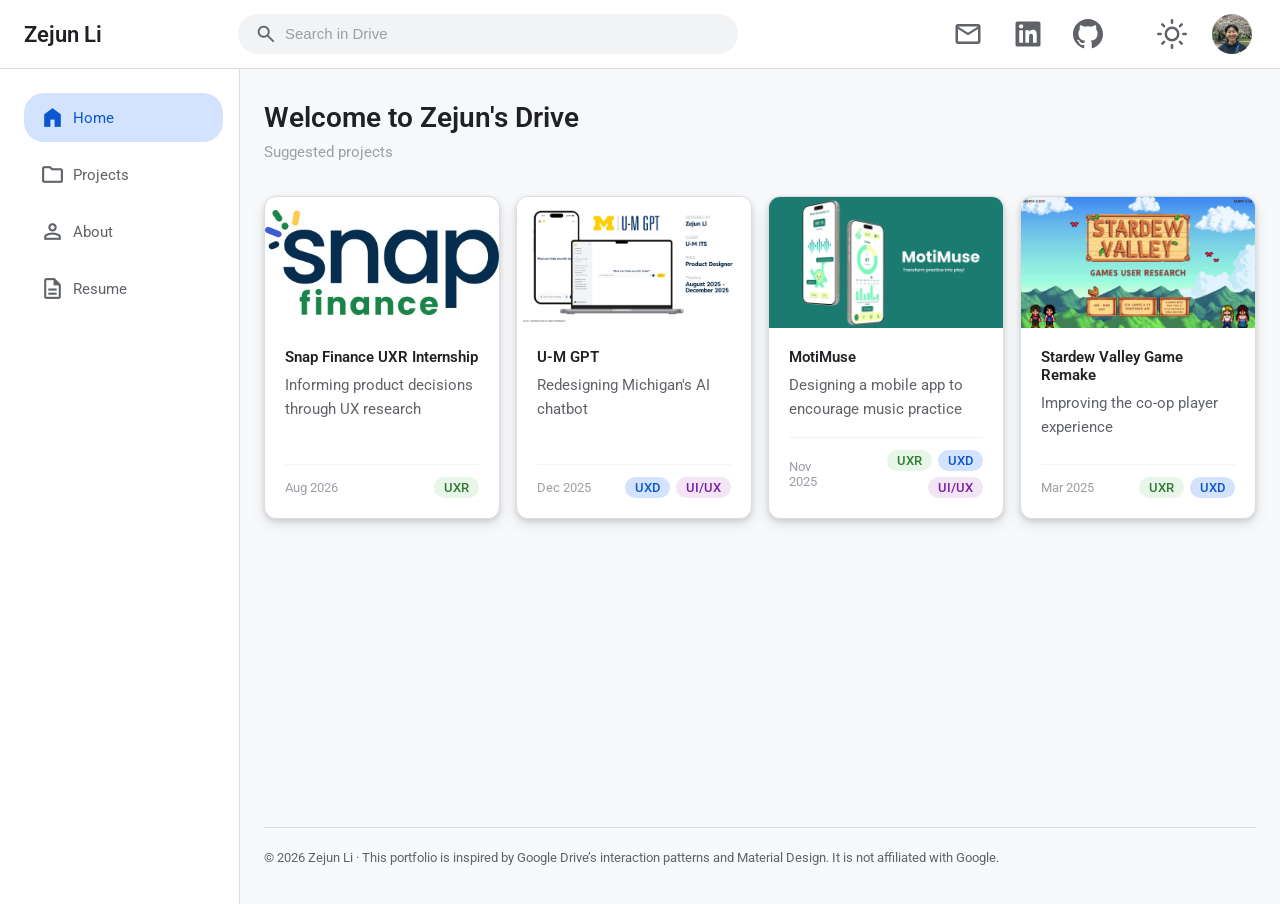
<file: index.html>
<!DOCTYPE html>
<html lang="en">
<head>
    <meta charset="UTF-8">
    <meta name="viewport" content="width=device-width, initial-scale=1.0">
    <title>Portfolio</title>
    <link rel="preconnect" href="https://fonts.googleapis.com">
    <link rel="preconnect" href="https://fonts.gstatic.com" crossorigin>
    <link href="https://fonts.googleapis.com/css2?family=Roboto:wght@400;500;600&display=swap" rel="stylesheet">
    <link rel="stylesheet" href="https://fonts.googleapis.com/css2?family=Material+Symbols+Outlined:opsz,wght,FILL,GRAD@20..48,100..700,0..1,-50..200" />
    <link rel="stylesheet" href="css/styles.css?v=20261116-1">

</head>
<body>
    <!-- Top Navigation Bar -->
    <div class="top-bar">
        <div class="top-bar-branding" id="siteBranding">Zejun Li</div>

        <div class="top-bar-search search-bar">
            <span class="material-symbols-outlined search-icon" aria-hidden="true">search</span>
            <input type="text" id="searchInput" placeholder="Search in Drive">
        </div>

        <div class="top-bar-actions">
            <div class="email-popover-wrapper">
                <button id="emailButton" class="social-icon" title="Email" type="button" aria-haspopup="dialog" aria-expanded="false" aria-controls="emailPopover">
                    <svg viewBox="0 0 24 24" fill="currentColor" xmlns="http://www.w3.org/2000/svg" aria-hidden="true">
                        <path d="M20 4H4C2.9 4 2 4.9 2 6V18C2 19.1 2.9 20 4 20H20C21.1 20 22 19.1 22 18V6C22 4.9 21.1 4 20 4ZM20 6L12 11L4 6H20ZM20 18H4V8L12 13L20 8V18Z"/>
                    </svg>
                </button>
                <div id="emailPopover" class="email-popover" role="dialog" aria-label="Email contact" hidden>
                    <div class="email-popover-header">
                        <div class="email-popover-icon" aria-hidden="true">
                            <span class="material-symbols-outlined">mail</span>
                        </div>
                        <div>
                            <p class="email-popover-title">Shoot me an email at:</p>
                            <p id="emailPopoverAddress" class="email-popover-address">zejunli@umich.edu</p>
                        </div>
                    </div>
                    <div class="email-popover-actions">
                        <button id="copyEmailButton" class="email-popover-action" type="button">
                            <span class="material-symbols-outlined" aria-hidden="true">content_copy</span>
                            <span id="copyEmailText">Copy</span>
                        </button>
                        <a id="openEmailLink" class="email-popover-action" href="mailto:zejunli@umich.edu">
                            <span class="material-symbols-outlined" aria-hidden="true">open_in_new</span>
                            <span>Open email</span>
                        </a>
                    </div>
                </div>
            </div>

            <a id="linkedinLink" href="https://www.linkedin.com/in/zejli/" target="_blank" rel="noopener" class="social-icon" title="LinkedIn">
                <svg viewBox="0 0 24 24" fill="currentColor" xmlns="http://www.w3.org/2000/svg">
                    <path d="M20.5 2H3.5C2.67 2 2 2.67 2 3.5V20.5C2 21.33 2.67 22 3.5 22H20.5C21.33 22 22 21.33 22 20.5V3.5C22 2.67 21.33 2 20.5 2ZM8 19H5V9H8V19ZM6.5 7.5C5.5 7.5 4.7 6.7 4.7 5.8C4.7 4.9 5.5 4.1 6.5 4.1C7.5 4.1 8.3 4.9 8.3 5.8C8.3 6.7 7.5 7.5 6.5 7.5ZM19 19H16V13.5C16 12.5 15.5 11.7 14.5 11.7C13.7 11.7 13.2 12.2 13 12.7C12.9 12.9 12.9 13.2 12.9 13.5V19H9.9V9H12.9V10.2C13.3 9.5 14.3 8.5 16 8.5C18.5 8.5 19 10.2 19 12.5V19Z"/>
                </svg>
            </a>

            <a id="githubLink" href="https://github.com/zejun-l" target="_blank" rel="noopener" class="social-icon" title="GitHub">
                <svg viewBox="0 0 24 24" fill="currentColor" xmlns="http://www.w3.org/2000/svg">
                    <path d="M12 0c-6.626 0-12 5.373-12 12 0 5.302 3.438 9.8 8.207 11.387.599.111.793-.261.793-.577v-2.234c-3.338.726-4.033-1.416-4.033-1.416-.546-1.387-1.333-1.756-1.333-1.756-1.089-.745.083-.729.083-.729 1.205.084 1.839 1.237 1.839 1.237 1.07 1.834 2.807 1.304 3.492.997.107-.775.418-1.305.762-1.604-2.665-.305-5.467-1.334-5.467-5.931 0-1.311.469-2.381 1.236-3.221-.124-.303-.535-1.524.117-3.176 0 0 1.008-.322 3.301 1.23.957-.266 1.983-.399 3.003-.404 1.02.005 2.047.138 3.006.404 2.291-1.552 3.297-1.23 3.297-1.23.653 1.653.242 2.874.118 3.176.77.84 1.235 1.911 1.235 3.221 0 4.609-2.807 5.624-5.479 5.921.43.372.823 1.102.823 2.222v 3.293c0 .319.192.694.801.576 4.765-1.589 8.199-6.086 8.199-11.386 0-6.627-5.373-12-12-12z"/>
                </svg>
            </a>

            <button id="themeToggle" class="theme-toggle" title="Toggle dark mode">
                <svg class="sun-icon" viewBox="0 0 24 24" fill="currentColor" xmlns="http://www.w3.org/2000/svg">
                    <circle cx="12" cy="12" r="5"/>
                    <path d="M12 1V3M12 21V23M4.22 4.22L5.64 5.64M18.36 18.36L19.78 19.78M1 12H3M21 12H23M4.22 19.78L5.64 18.36M18.36 5.64L19.78 4.22"/>
                </svg>
                <svg class="moon-icon" viewBox="0 0 24 24" fill="currentColor" xmlns="http://www.w3.org/2000/svg" style="display: none;">
                    <path d="M21 12.79A9 9 0 1 1 11.21 3 7 7 0 0 0 21 12.79Z"/>
                </svg>
            </button>

            <button class="avatar" title="Profile" onclick="showPage('about')">
                <img id="profilePhoto" src="assets/images/profile-photo.jpg" alt="Profile" decoding="async">
            </button>
        </div>
    </div>

    <div class="container">
        <div class="sidebar" id="sidebar">
            <div class="sidebar-content">
                <nav class="nav" id="nav">
                    <a class="nav-item active" data-id="home" href="./">
                        <div class="nav-icon"><span class="material-symbols-outlined">home</span></div>
                        <span>Home</span>
                    </a>
                    <a class="nav-item" data-id="projects" href="projects/">
                        <div class="nav-icon"><span class="material-symbols-outlined">folder</span></div>
                        <span>Projects</span>
                    </a>
                    <a class="nav-item" data-id="about" href="about/">
                        <div class="nav-icon"><span class="material-symbols-outlined">person</span></div>
                        <span>About</span>
                    </a>
                    <a class="nav-item" data-id="resume" href="resume/">
                        <div class="nav-icon"><span class="material-symbols-outlined">description</span></div>
                        <span>Resume</span>
                    </a>
                </nav>
            </div>
        </div>

        <div class="main-content">
            <div class="content-area">
                <div class="content-wrapper">
                    <!-- Home Page -->
                    <div id="page-home" class="page" style="display: block;">
                        <h1 id="homeTitle">Welcome to Zejun's Drive</h1>
                        <p id="homeSubtitle" style="font-size: 13px; color: #9aa0a6; margin: 0 0 32px 0;">Suggested projects</p>
                        <div class="projects-grid" id="featuredGrid">
                            <!-- Featured projects will be inserted here -->
                        </div>
                    </div>

                    <!-- Projects Page -->
                    <div id="page-projects" class="page" style="display: none;">
                        <h1 id="projectsPageTitle">Projects</h1>
                        <p style="font-size: 13px; color: #9aa0a6; margin: 0 0 32px 0;" id="projectCount">4 projects found</p>
                        <div class="projects-grid" id="projectsGrid">
                            <!-- Projects will be inserted here -->
                        </div>
                        <div class="empty-state" id="emptyState" style="display: none;">
                            No projects found matching "<span id="searchTerm"></span>"
                        </div>
                    </div>

                    <!-- About Page -->
                    <div id="page-about" class="page" style="display: none;">
                        <h1 id="aboutTitle">About me</h1>
                        <div class="about-intro">
                            <img class="about-photo-placeholder" src="assets/images/profile-photo.jpg" alt="Zejun Li smiling beneath cherry blossoms" loading="lazy" decoding="async">
                            <div class="about-copy">
                                <p id="aboutText" style="font-size: 16px; color: #5f6368; margin: 0 0 20px 0; line-height: 1.8; white-space: pre-line;">Hi, I'm Zejun (aka Ting Ting)! I'm a junior at the University of Michigan studying User Experience Design. I'm passionate about exploring the unique problems that arise from the convergence of different disciplines in UX and designing experiences that spark joy :)

Outside of school and design, I play a lot of ultimate frisbee! I also enjoy fishing (trying to get into fly fishing this summer), birdwatching, reading looong fantasy and sci-fi books (check out The Priory of the Orange Tree), and watching food reviews on YouTube.</p>
                            </div>
                        </div>
                        <h3 id="skillsTitle" style="font-size: 18px; font-weight: 600; color: #202124; margin: 32px 0 16px 0;">Skills</h3>
                        <div class="projects-grid" id="skillsGrid" style="margin-top: 16px;">
                            <!-- Skills will be inserted here -->
                        </div>
                    </div>

                    <!-- Project Detail Page -->
                    <div id="page-project-detail" class="page" style="display: none;">
                        <div style="display: flex; align-items: center; gap: 12px; margin-bottom: 32px;">
                            <button id="backBtn" class="project-back-btn" aria-label="Back to projects"><span class="material-symbols-outlined">arrow_back</span></button>
                            <h1 id="projectDetailTitle" style="margin: 0; flex: 1;"></h1>
                        </div>
                        <div>
                            <!-- Photo Placeholder -->
                            <div id="projectPhoto" style="width: 100%; height: 300px; background-color: var(--drive-blue-container); border-radius: 12px; margin-bottom: 32px; display: flex; align-items: center; justify-content: center; color: #9aa0a6; font-size: 14px;">
                                Project photo
                            </div>

                            <!-- Project Meta Information -->
                            <div style="display: grid; grid-template-columns: repeat(auto-fit, minmax(200px, 1fr)); gap: 16px; margin-bottom: 32px;">
                                <div style="padding: 16px; background-color: #ffffff; border: 1px solid #dadce0; border-radius: 8px;">
                                    <p id="projectMetaLabel1" style="font-size: 12px; color: #9aa0a6; margin: 0 0 8px 0; text-transform: uppercase; font-weight: 500;">Role</p>
                                    <p id="projectRole" style="font-size: 16px; color: #202124; margin: 0; font-weight: 500;"></p>
                                </div>
                                <div style="padding: 16px; background-color: #ffffff; border: 1px solid #dadce0; border-radius: 8px;">
                                    <p id="projectMetaLabel2" style="font-size: 12px; color: #9aa0a6; margin: 0 0 8px 0; text-transform: uppercase; font-weight: 500;">Team Size</p>
                                    <p id="projectTeamSize" style="font-size: 16px; color: #202124; margin: 0; font-weight: 500;"></p>
                                </div>
                                <div style="padding: 16px; background-color: #ffffff; border: 1px solid #dadce0; border-radius: 8px;">
                                    <p id="projectMetaLabel3" style="font-size: 12px; color: #9aa0a6; margin: 0 0 8px 0; text-transform: uppercase; font-weight: 500;">Timeline</p>
                                    <p id="projectTimeline" style="font-size: 16px; color: #202124; margin: 0; font-weight: 500;"></p>
                                </div>
                            </div>

                            <!-- About Section -->
                            <h3 style="font-size: 18px; font-weight: 600; color: #202124; margin: 32px 0 16px 0;">About</h3>
                            <p id="projectDetailDescription" style="font-size: 16px; color: #5f6368; line-height: 1.8; margin: 0;"></p>
                        </div>
                    </div>

                    <!-- Resume Page -->
                    <div id="page-resume" class="page" style="display: none;">
                        <h1 id="resumeTitle">Resume</h1>
                        <div class="resume-actions" aria-label="Resume actions">
                            <a id="resumeOpenLink" class="resume-action" href="assets/Li, Zejun Resume.pdf" target="_blank" rel="noopener">
                                <span class="material-symbols-outlined" aria-hidden="true">open_in_new</span>
                                Open resume
                            </a>
                            <a id="resumeDownloadLink" class="resume-action" href="assets/Li, Zejun Resume.pdf" download="Li, Zejun Resume.pdf">
                                <span class="material-symbols-outlined" aria-hidden="true">download</span>
                                Download PDF
                            </a>
                        </div>
                        <div style="margin-top: 32px;">
                            <div style="border: 1px solid #dadce0; border-radius: 8px; overflow: hidden; background-color: #f8f9fa;">
                                <iframe
                                    id="resumeFrame"
                                    src="assets/Li, Zejun Resume.pdf"
                                    style="width: 100%; height: 800px; border: none;"
                                    title="Zejun Resume PDF">
                                </iframe>
                            </div>
                        </div>
                    </div>


                    <footer class="site-footer" aria-label="Portfolio disclaimer">
                        <p>&copy; <span id="siteFooterYear">2026</span> <span id="siteFooterName">Zejun Li</span> · <span id="siteFooterNote">This portfolio is inspired by Google Drive’s interaction patterns and Material Design. It is not affiliated with Google.</span></p>
                    </footer>

                </div>
            </div>
        </div>
    </div>
    <script src="js/data.js?v=20261116-2" defer></script>
    <script src="js/shared.js?v=20261116-1" defer></script>
    <script src="js/app.js?v=20261116-3" defer></script>
</body>
</html>
</file>
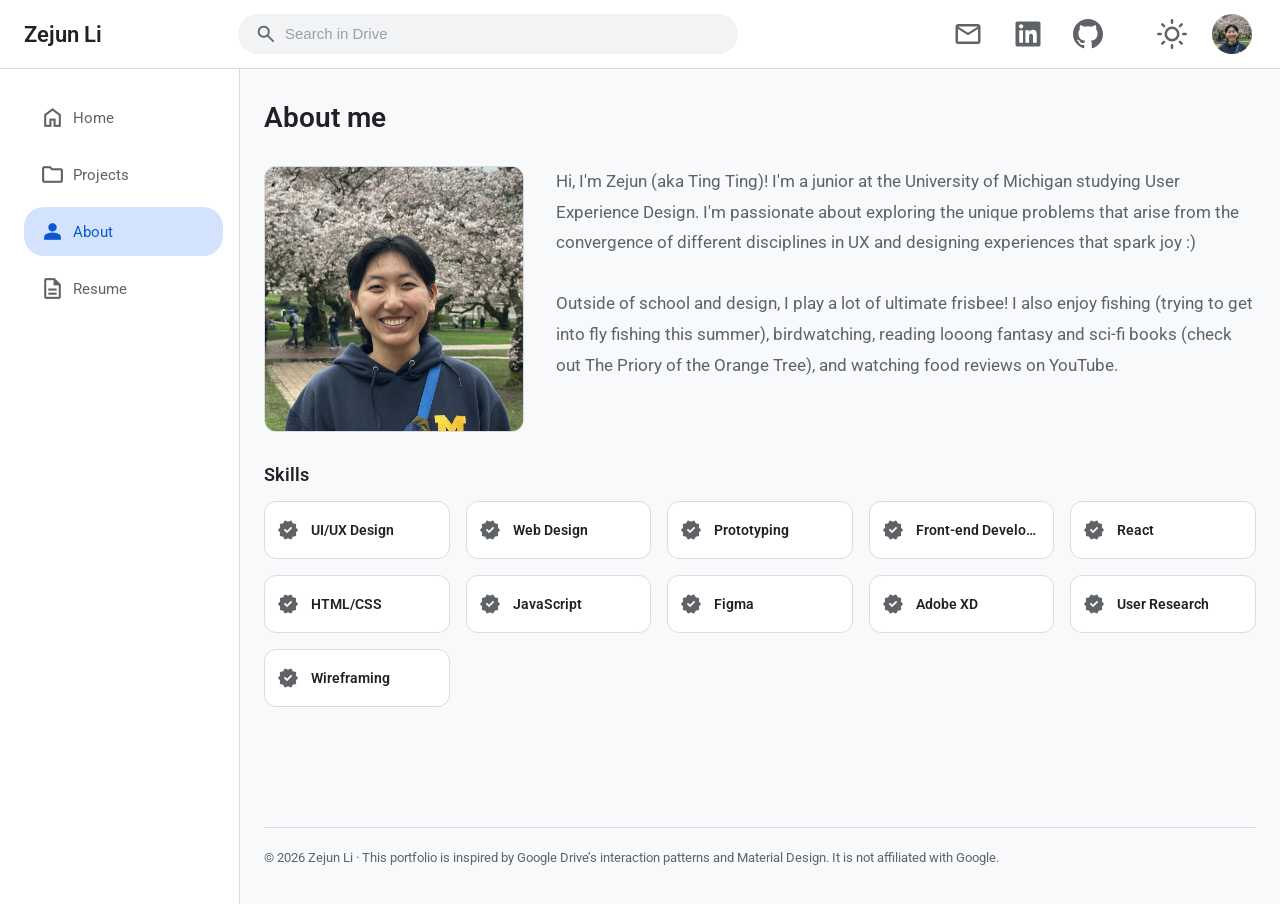
<file: about/index.html>
<!DOCTYPE html>
<html lang="en">
<head>
    <base href="../">
    <meta charset="UTF-8">
    <meta name="viewport" content="width=device-width, initial-scale=1.0">
    <title>Portfolio</title>
    <link rel="preconnect" href="https://fonts.googleapis.com">
    <link rel="preconnect" href="https://fonts.gstatic.com" crossorigin>
    <link href="https://fonts.googleapis.com/css2?family=Roboto:wght@400;500;600&display=swap" rel="stylesheet">
    <link rel="stylesheet" href="https://fonts.googleapis.com/css2?family=Material+Symbols+Outlined:opsz,wght,FILL,GRAD@20..48,100..700,0..1,-50..200" />
    <link rel="stylesheet" href="css/styles.css?v=20261116-1">

</head>
<body>
    <!-- Top Navigation Bar -->
    <div class="top-bar">
        <div class="top-bar-branding" id="siteBranding">Zejun Li</div>

        <div class="top-bar-search search-bar">
            <span class="material-symbols-outlined search-icon" aria-hidden="true">search</span>
            <input type="text" id="searchInput" placeholder="Search in Drive">
        </div>

        <div class="top-bar-actions">
            <div class="email-popover-wrapper">
                <button id="emailButton" class="social-icon" title="Email" type="button" aria-haspopup="dialog" aria-expanded="false" aria-controls="emailPopover">
                    <svg viewBox="0 0 24 24" fill="currentColor" xmlns="http://www.w3.org/2000/svg" aria-hidden="true">
                        <path d="M20 4H4C2.9 4 2 4.9 2 6V18C2 19.1 2.9 20 4 20H20C21.1 20 22 19.1 22 18V6C22 4.9 21.1 4 20 4ZM20 6L12 11L4 6H20ZM20 18H4V8L12 13L20 8V18Z"/>
                    </svg>
                </button>
                <div id="emailPopover" class="email-popover" role="dialog" aria-label="Email contact" hidden>
                    <div class="email-popover-header">
                        <div class="email-popover-icon" aria-hidden="true">
                            <span class="material-symbols-outlined">mail</span>
                        </div>
                        <div>
                            <p class="email-popover-title">Shoot me an email at:</p>
                            <p id="emailPopoverAddress" class="email-popover-address">zejunli@umich.edu</p>
                        </div>
                    </div>
                    <div class="email-popover-actions">
                        <button id="copyEmailButton" class="email-popover-action" type="button">
                            <span class="material-symbols-outlined" aria-hidden="true">content_copy</span>
                            <span id="copyEmailText">Copy</span>
                        </button>
                        <a id="openEmailLink" class="email-popover-action" href="mailto:zejunli@umich.edu">
                            <span class="material-symbols-outlined" aria-hidden="true">open_in_new</span>
                            <span>Open email</span>
                        </a>
                    </div>
                </div>
            </div>

            <a id="linkedinLink" href="https://www.linkedin.com/in/zejli/" target="_blank" rel="noopener" class="social-icon" title="LinkedIn">
                <svg viewBox="0 0 24 24" fill="currentColor" xmlns="http://www.w3.org/2000/svg">
                    <path d="M20.5 2H3.5C2.67 2 2 2.67 2 3.5V20.5C2 21.33 2.67 22 3.5 22H20.5C21.33 22 22 21.33 22 20.5V3.5C22 2.67 21.33 2 20.5 2ZM8 19H5V9H8V19ZM6.5 7.5C5.5 7.5 4.7 6.7 4.7 5.8C4.7 4.9 5.5 4.1 6.5 4.1C7.5 4.1 8.3 4.9 8.3 5.8C8.3 6.7 7.5 7.5 6.5 7.5ZM19 19H16V13.5C16 12.5 15.5 11.7 14.5 11.7C13.7 11.7 13.2 12.2 13 12.7C12.9 12.9 12.9 13.2 12.9 13.5V19H9.9V9H12.9V10.2C13.3 9.5 14.3 8.5 16 8.5C18.5 8.5 19 10.2 19 12.5V19Z"/>
                </svg>
            </a>

            <a id="githubLink" href="https://github.com/zejun-l" target="_blank" rel="noopener" class="social-icon" title="GitHub">
                <svg viewBox="0 0 24 24" fill="currentColor" xmlns="http://www.w3.org/2000/svg">
                    <path d="M12 0c-6.626 0-12 5.373-12 12 0 5.302 3.438 9.8 8.207 11.387.599.111.793-.261.793-.577v-2.234c-3.338.726-4.033-1.416-4.033-1.416-.546-1.387-1.333-1.756-1.333-1.756-1.089-.745.083-.729.083-.729 1.205.084 1.839 1.237 1.839 1.237 1.07 1.834 2.807 1.304 3.492.997.107-.775.418-1.305.762-1.604-2.665-.305-5.467-1.334-5.467-5.931 0-1.311.469-2.381 1.236-3.221-.124-.303-.535-1.524.117-3.176 0 0 1.008-.322 3.301 1.23.957-.266 1.983-.399 3.003-.404 1.02.005 2.047.138 3.006.404 2.291-1.552 3.297-1.23 3.297-1.23.653 1.653.242 2.874.118 3.176.77.84 1.235 1.911 1.235 3.221 0 4.609-2.807 5.624-5.479 5.921.43.372.823 1.102.823 2.222v 3.293c0 .319.192.694.801.576 4.765-1.589 8.199-6.086 8.199-11.386 0-6.627-5.373-12-12-12z"/>
                </svg>
            </a>

            <button id="themeToggle" class="theme-toggle" title="Toggle dark mode">
                <svg class="sun-icon" viewBox="0 0 24 24" fill="currentColor" xmlns="http://www.w3.org/2000/svg">
                    <circle cx="12" cy="12" r="5"/>
                    <path d="M12 1V3M12 21V23M4.22 4.22L5.64 5.64M18.36 18.36L19.78 19.78M1 12H3M21 12H23M4.22 19.78L5.64 18.36M18.36 5.64L19.78 4.22"/>
                </svg>
                <svg class="moon-icon" viewBox="0 0 24 24" fill="currentColor" xmlns="http://www.w3.org/2000/svg" style="display: none;">
                    <path d="M21 12.79A9 9 0 1 1 11.21 3 7 7 0 0 0 21 12.79Z"/>
                </svg>
            </button>

            <button class="avatar" title="Profile" onclick="showPage('about')">
                <img id="profilePhoto" src="assets/images/profile-photo.jpg" alt="Profile" decoding="async">
            </button>
        </div>
    </div>

    <div class="container">
        <div class="sidebar" id="sidebar">
            <div class="sidebar-content">
                <nav class="nav" id="nav">
                    <a class="nav-item active" data-id="home" href="./">
                        <div class="nav-icon"><span class="material-symbols-outlined">home</span></div>
                        <span>Home</span>
                    </a>
                    <a class="nav-item" data-id="projects" href="projects/">
                        <div class="nav-icon"><span class="material-symbols-outlined">folder</span></div>
                        <span>Projects</span>
                    </a>
                    <a class="nav-item" data-id="about" href="about/">
                        <div class="nav-icon"><span class="material-symbols-outlined">person</span></div>
                        <span>About</span>
                    </a>
                    <a class="nav-item" data-id="resume" href="resume/">
                        <div class="nav-icon"><span class="material-symbols-outlined">description</span></div>
                        <span>Resume</span>
                    </a>
                </nav>
            </div>
        </div>

        <div class="main-content">
            <div class="content-area">
                <div class="content-wrapper">
                    <!-- Home Page -->
                    <div id="page-home" class="page" style="display: block;">
                        <h1 id="homeTitle">Welcome to Zejun's Drive</h1>
                        <p id="homeSubtitle" style="font-size: 13px; color: #9aa0a6; margin: 0 0 32px 0;">Suggested projects</p>
                        <div class="projects-grid" id="featuredGrid">
                            <!-- Featured projects will be inserted here -->
                        </div>
                    </div>

                    <!-- Projects Page -->
                    <div id="page-projects" class="page" style="display: none;">
                        <h1 id="projectsPageTitle">Projects</h1>
                        <p style="font-size: 13px; color: #9aa0a6; margin: 0 0 32px 0;" id="projectCount">4 projects found</p>
                        <div class="projects-grid" id="projectsGrid">
                            <!-- Projects will be inserted here -->
                        </div>
                        <div class="empty-state" id="emptyState" style="display: none;">
                            No projects found matching "<span id="searchTerm"></span>"
                        </div>
                    </div>

                    <!-- About Page -->
                    <div id="page-about" class="page" style="display: none;">
                        <h1 id="aboutTitle">About me</h1>
                        <div class="about-intro">
                            <img class="about-photo-placeholder" src="assets/images/profile-photo.jpg" alt="Zejun Li smiling beneath cherry blossoms" loading="lazy" decoding="async">
                            <div class="about-copy">
                                <p id="aboutText" style="font-size: 16px; color: #5f6368; margin: 0 0 20px 0; line-height: 1.8; white-space: pre-line;">Hi, I'm Zejun (aka Ting Ting)! I'm a junior at the University of Michigan studying User Experience Design. I'm passionate about exploring the unique problems that arise from the convergence of different disciplines in UX and designing experiences that spark joy :)

Outside of school and design, I play a lot of ultimate frisbee! I also enjoy fishing (trying to get into fly fishing this summer), birdwatching, reading looong fantasy and sci-fi books (check out The Priory of the Orange Tree), and watching food reviews on YouTube.</p>
                            </div>
                        </div>
                        <h3 id="skillsTitle" style="font-size: 18px; font-weight: 600; color: #202124; margin: 32px 0 16px 0;">Skills</h3>
                        <div class="projects-grid" id="skillsGrid" style="margin-top: 16px;">
                            <!-- Skills will be inserted here -->
                        </div>
                    </div>

                    <!-- Project Detail Page -->
                    <div id="page-project-detail" class="page" style="display: none;">
                        <div style="display: flex; align-items: center; gap: 12px; margin-bottom: 32px;">
                            <button id="backBtn" class="project-back-btn" aria-label="Back to projects"><span class="material-symbols-outlined">arrow_back</span></button>
                            <h1 id="projectDetailTitle" style="margin: 0; flex: 1;"></h1>
                        </div>
                        <div>
                            <!-- Photo Placeholder -->
                            <div id="projectPhoto" style="width: 100%; height: 300px; background-color: var(--drive-blue-container); border-radius: 12px; margin-bottom: 32px; display: flex; align-items: center; justify-content: center; color: #9aa0a6; font-size: 14px;">
                                Project photo
                            </div>

                            <!-- Project Meta Information -->
                            <div style="display: grid; grid-template-columns: repeat(auto-fit, minmax(200px, 1fr)); gap: 16px; margin-bottom: 32px;">
                                <div style="padding: 16px; background-color: #ffffff; border: 1px solid #dadce0; border-radius: 8px;">
                                    <p id="projectMetaLabel1" style="font-size: 12px; color: #9aa0a6; margin: 0 0 8px 0; text-transform: uppercase; font-weight: 500;">Role</p>
                                    <p id="projectRole" style="font-size: 16px; color: #202124; margin: 0; font-weight: 500;"></p>
                                </div>
                                <div style="padding: 16px; background-color: #ffffff; border: 1px solid #dadce0; border-radius: 8px;">
                                    <p id="projectMetaLabel2" style="font-size: 12px; color: #9aa0a6; margin: 0 0 8px 0; text-transform: uppercase; font-weight: 500;">Team Size</p>
                                    <p id="projectTeamSize" style="font-size: 16px; color: #202124; margin: 0; font-weight: 500;"></p>
                                </div>
                                <div style="padding: 16px; background-color: #ffffff; border: 1px solid #dadce0; border-radius: 8px;">
                                    <p id="projectMetaLabel3" style="font-size: 12px; color: #9aa0a6; margin: 0 0 8px 0; text-transform: uppercase; font-weight: 500;">Timeline</p>
                                    <p id="projectTimeline" style="font-size: 16px; color: #202124; margin: 0; font-weight: 500;"></p>
                                </div>
                            </div>

                            <!-- About Section -->
                            <h3 style="font-size: 18px; font-weight: 600; color: #202124; margin: 32px 0 16px 0;">About</h3>
                            <p id="projectDetailDescription" style="font-size: 16px; color: #5f6368; line-height: 1.8; margin: 0;"></p>
                        </div>
                    </div>

                    <!-- Resume Page -->
                    <div id="page-resume" class="page" style="display: none;">
                        <h1 id="resumeTitle">Resume</h1>
                        <div class="resume-actions" aria-label="Resume actions">
                            <a id="resumeOpenLink" class="resume-action" href="assets/Li, Zejun Resume.pdf" target="_blank" rel="noopener">
                                <span class="material-symbols-outlined" aria-hidden="true">open_in_new</span>
                                Open resume
                            </a>
                            <a id="resumeDownloadLink" class="resume-action" href="assets/Li, Zejun Resume.pdf" download="Li, Zejun Resume.pdf">
                                <span class="material-symbols-outlined" aria-hidden="true">download</span>
                                Download PDF
                            </a>
                        </div>
                        <div style="margin-top: 32px;">
                            <div style="border: 1px solid #dadce0; border-radius: 8px; overflow: hidden; background-color: #f8f9fa;">
                                <iframe
                                    id="resumeFrame"
                                    src="assets/Li, Zejun Resume.pdf"
                                    style="width: 100%; height: 800px; border: none;"
                                    title="Zejun Resume PDF">
                                </iframe>
                            </div>
                        </div>
                    </div>


                    <footer class="site-footer" aria-label="Portfolio disclaimer">
                        <p>&copy; <span id="siteFooterYear">2026</span> <span id="siteFooterName">Zejun Li</span> · <span id="siteFooterNote">This portfolio is inspired by Google Drive’s interaction patterns and Material Design. It is not affiliated with Google.</span></p>
                    </footer>

                </div>
            </div>
        </div>
    </div>
    <script src="js/data.js?v=20261116-2" defer></script>
    <script src="js/shared.js?v=20261116-1" defer></script>
    <script src="js/app.js?v=20261116-3" defer></script>
</body>
</html>
</file>
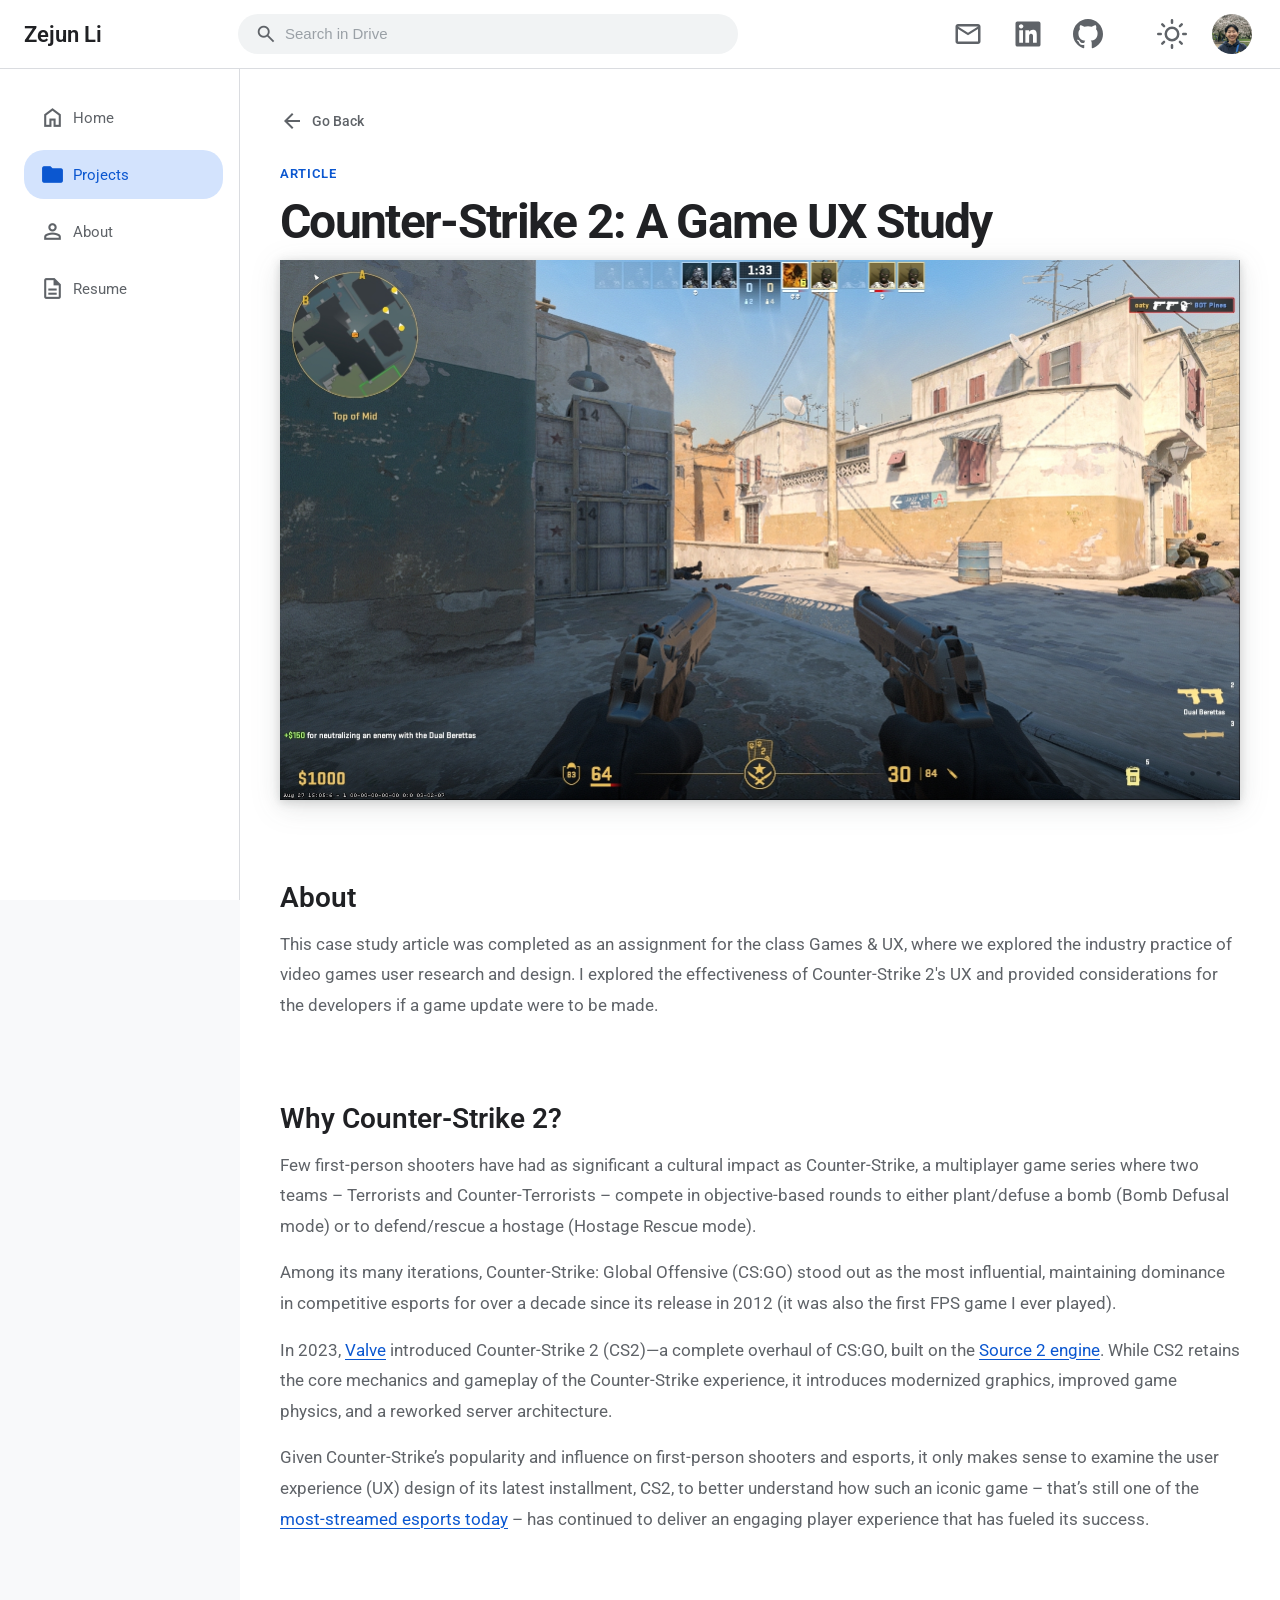
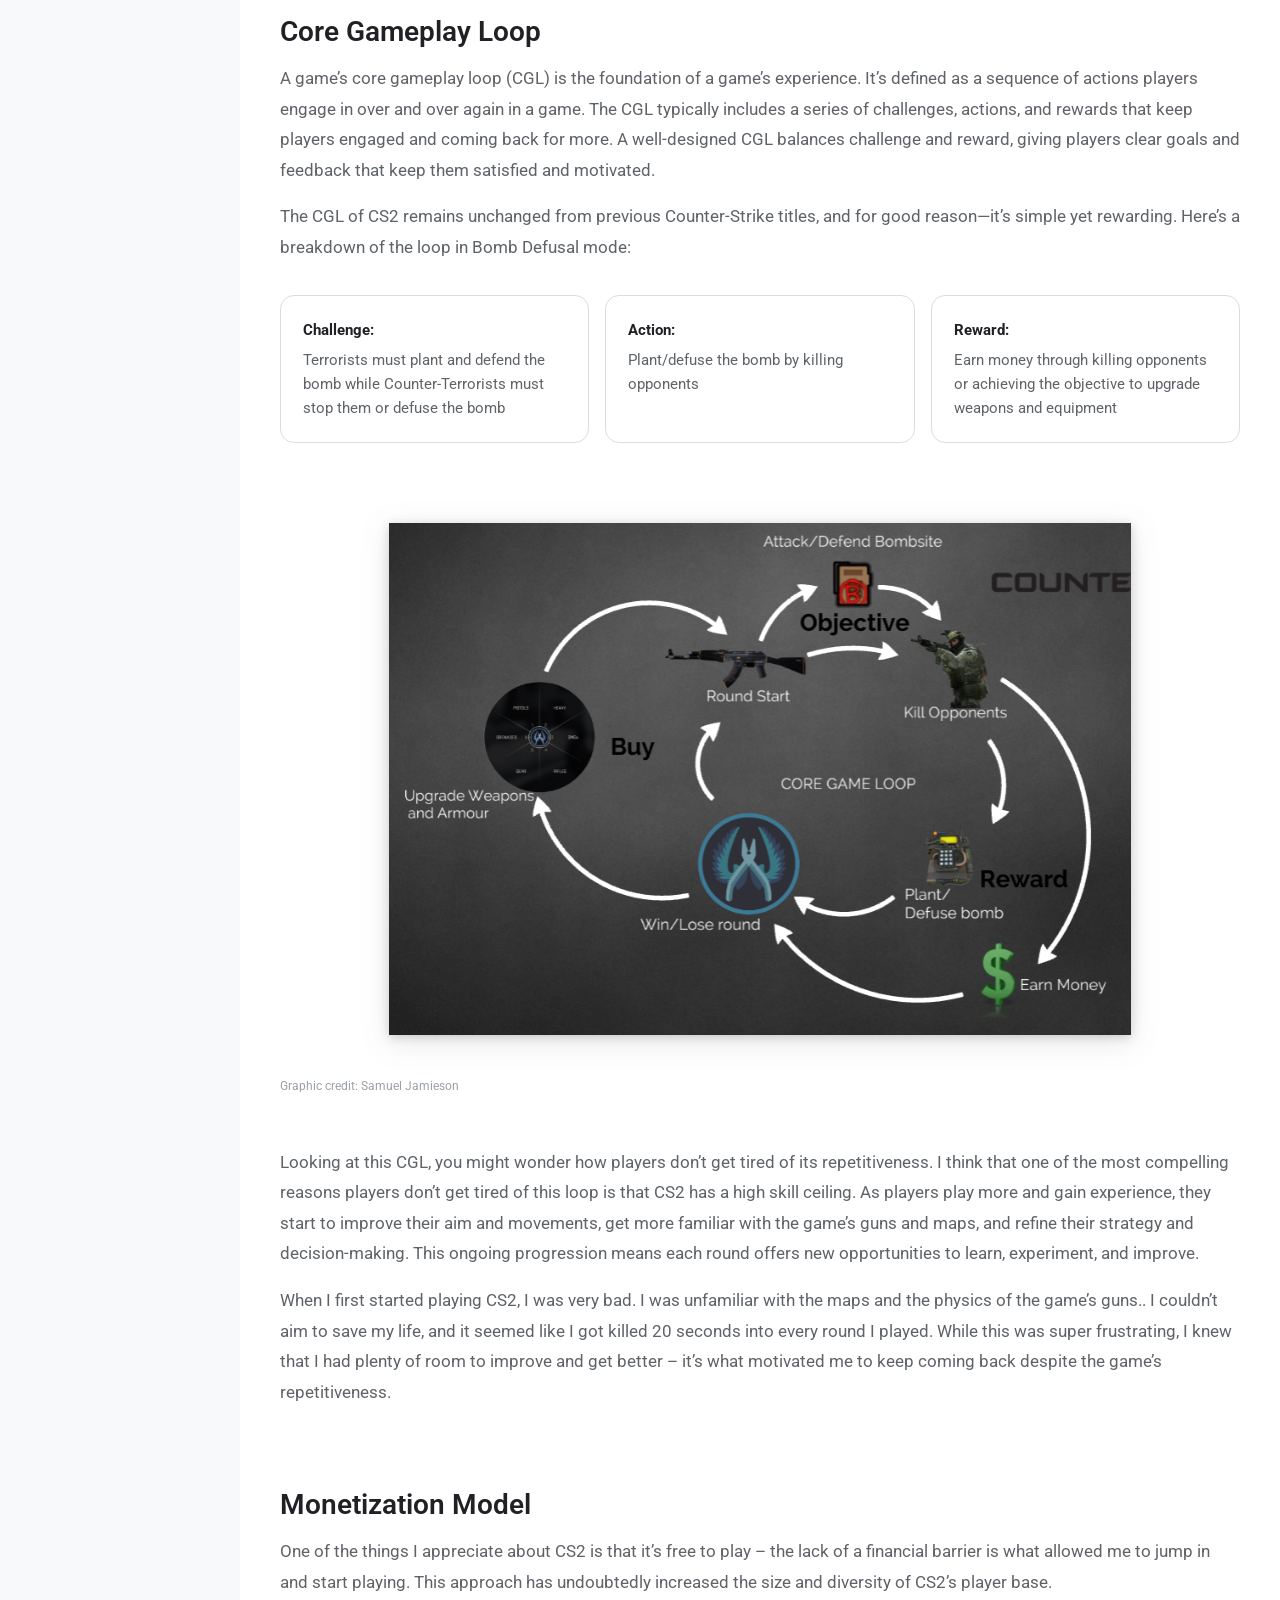
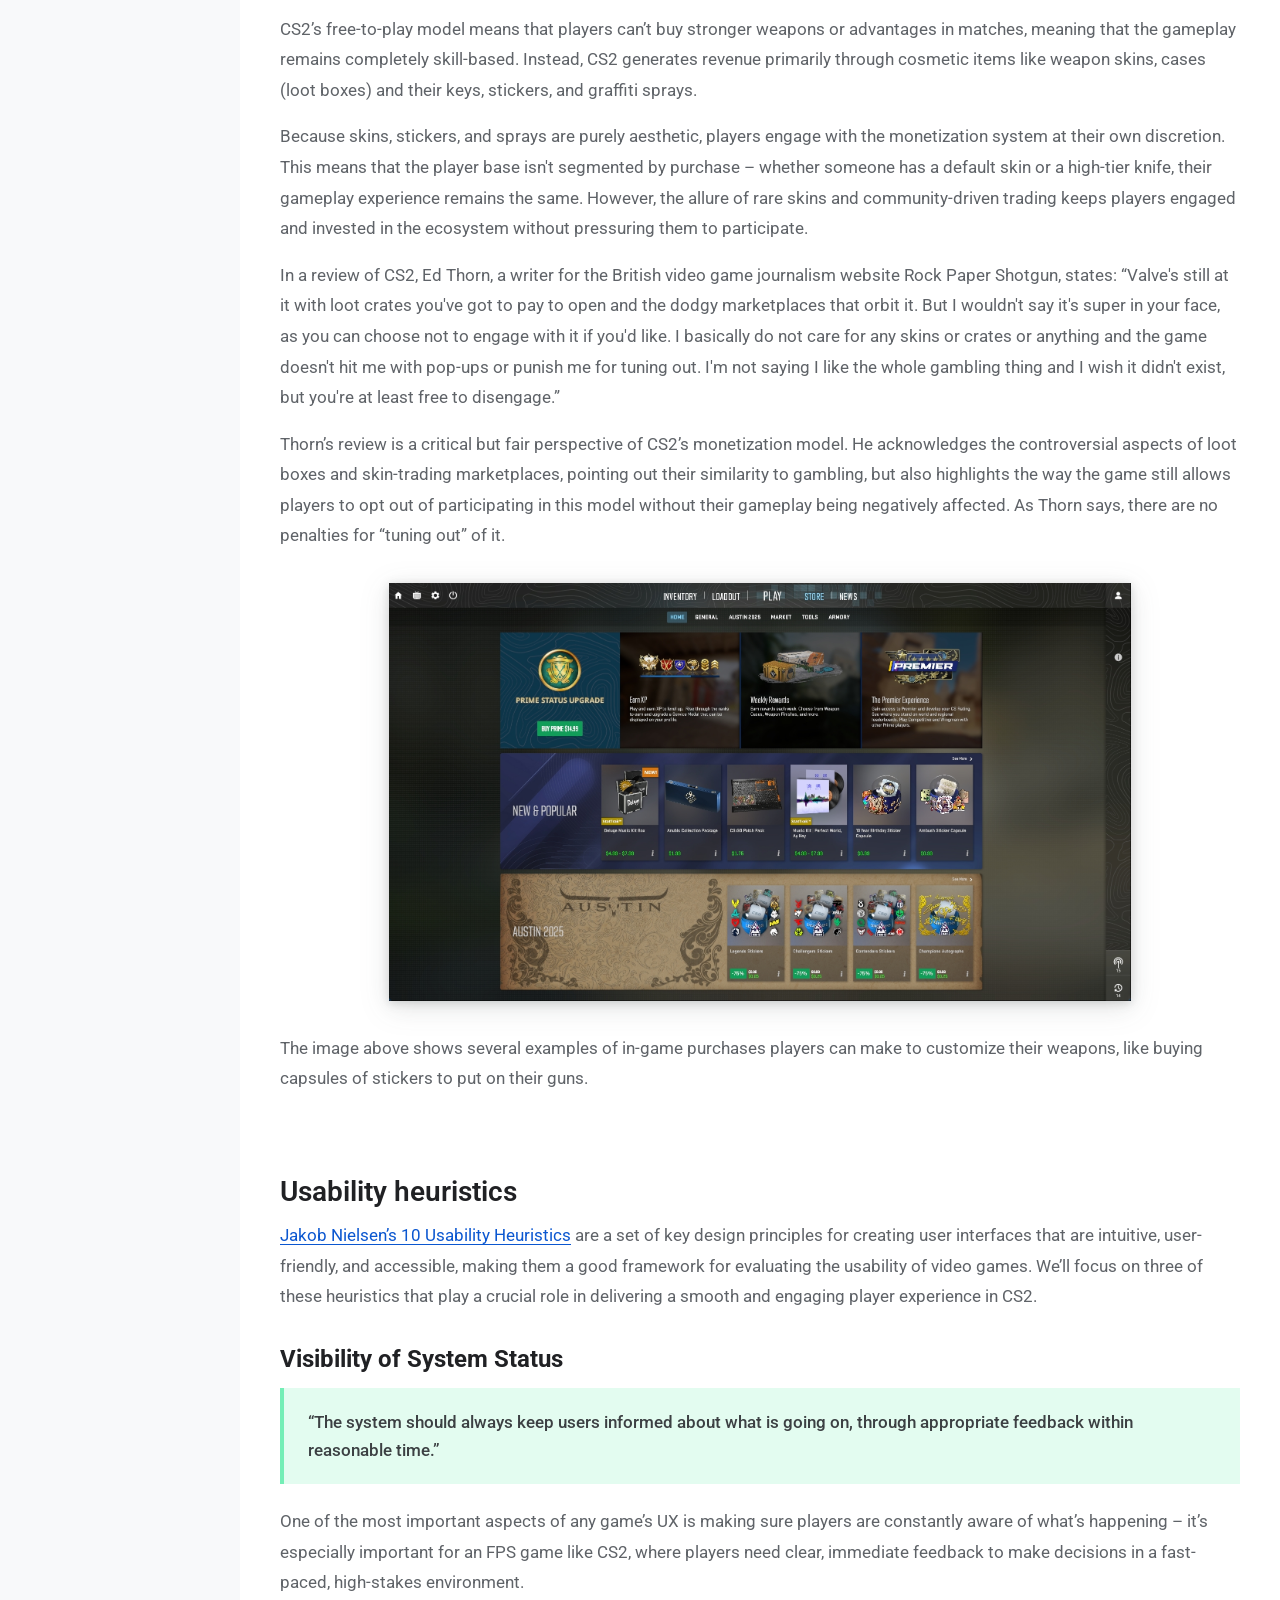
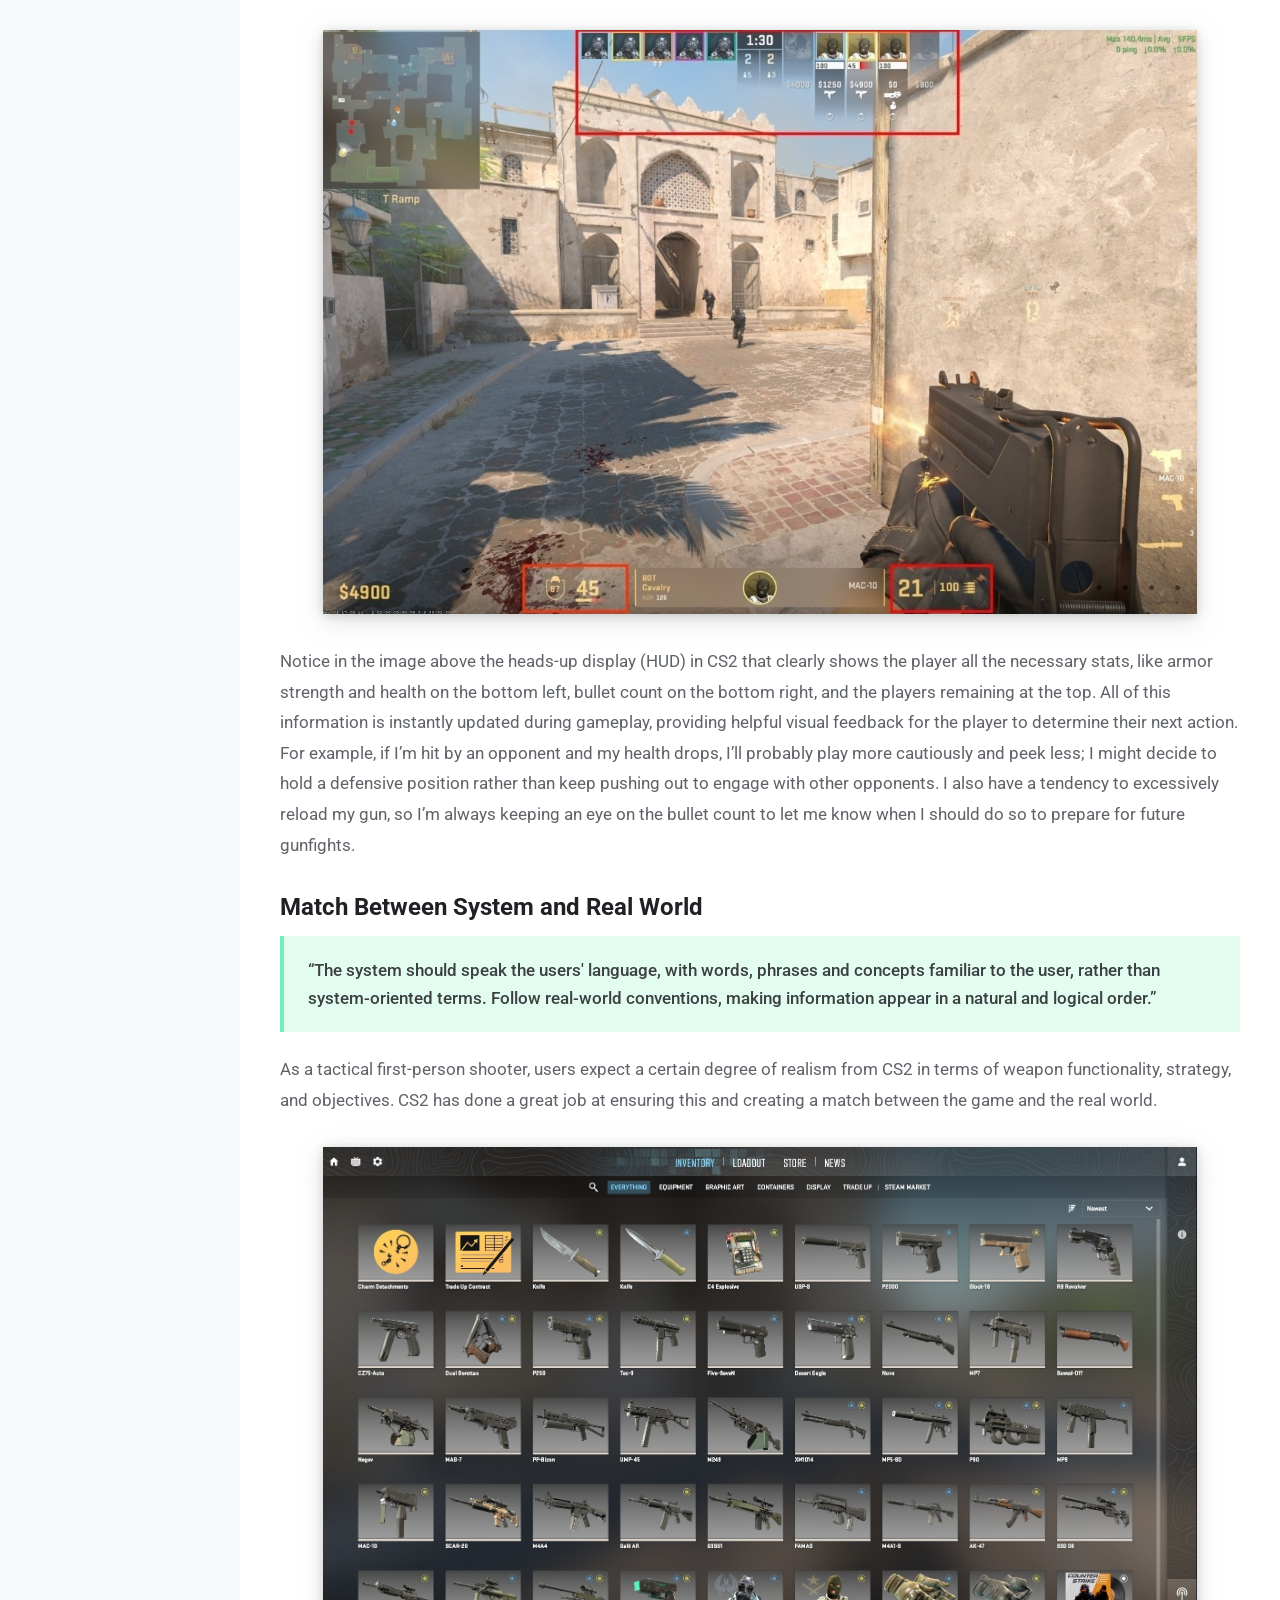
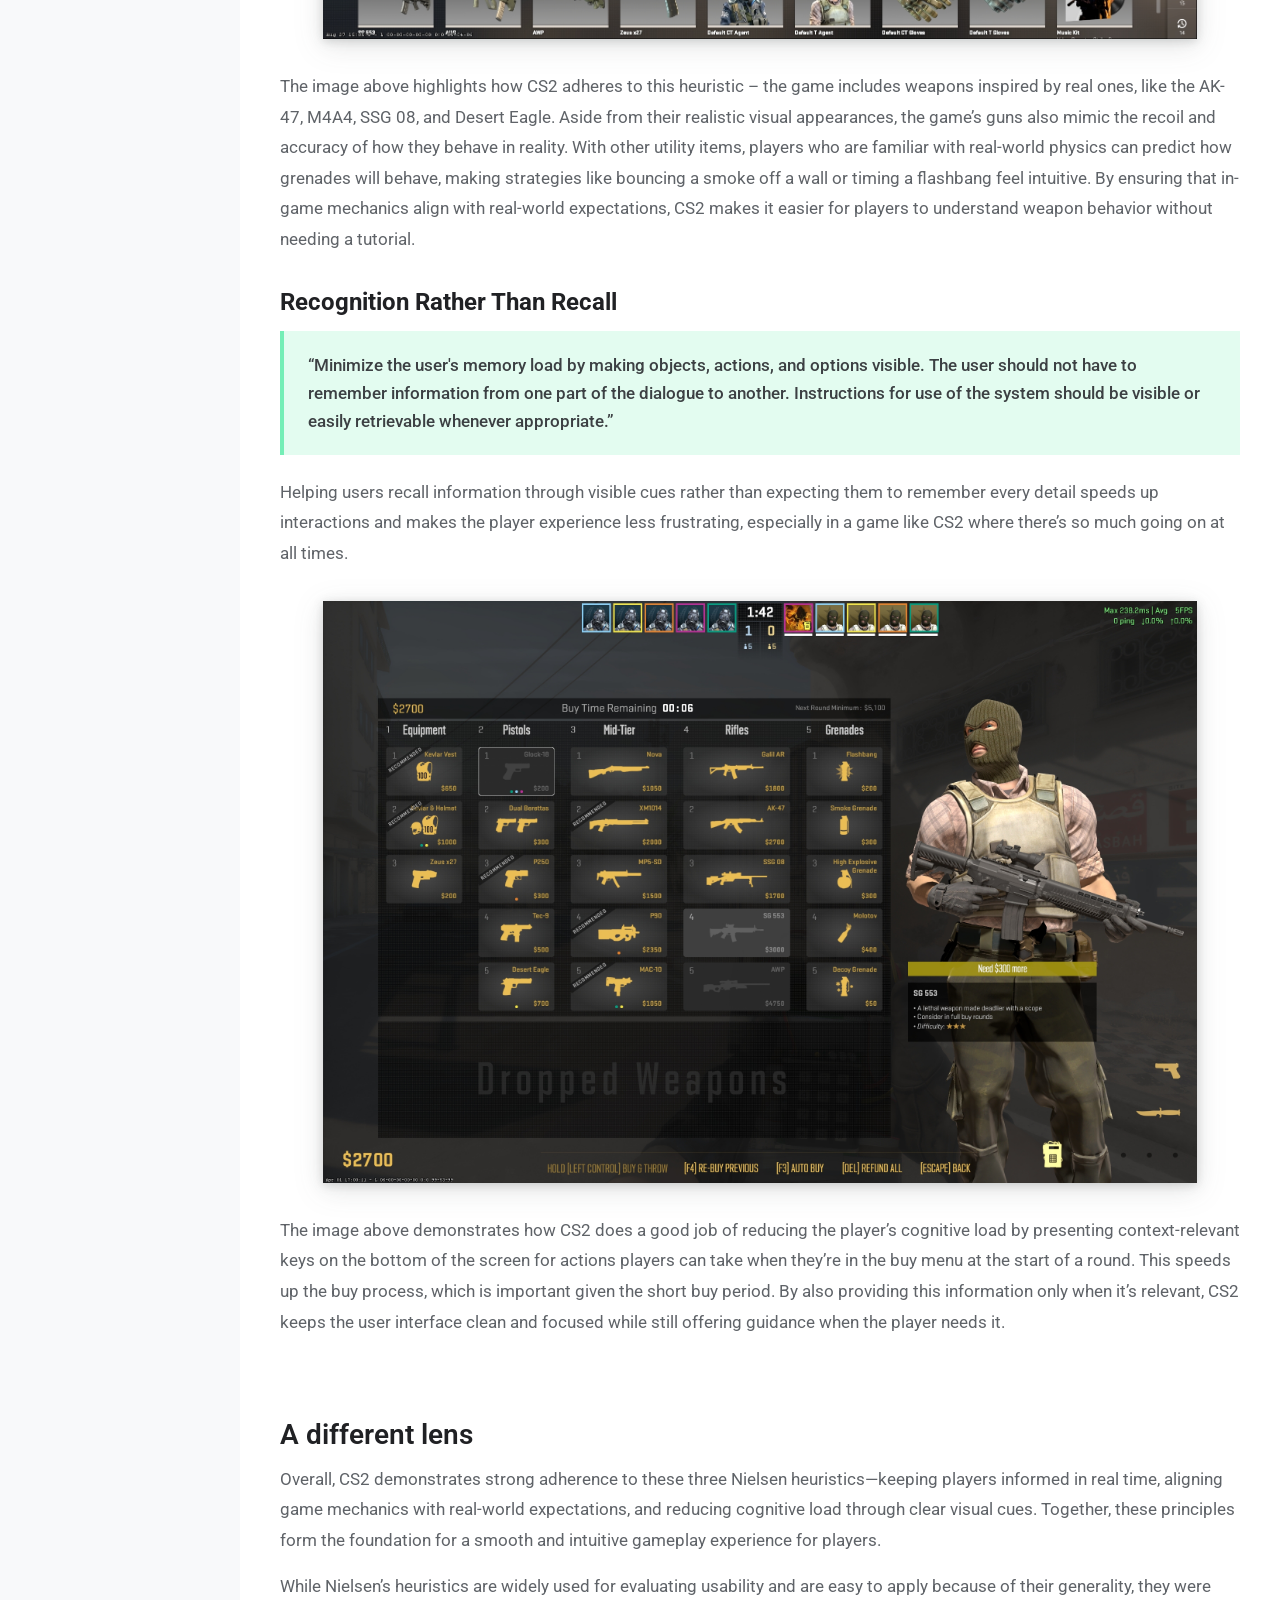
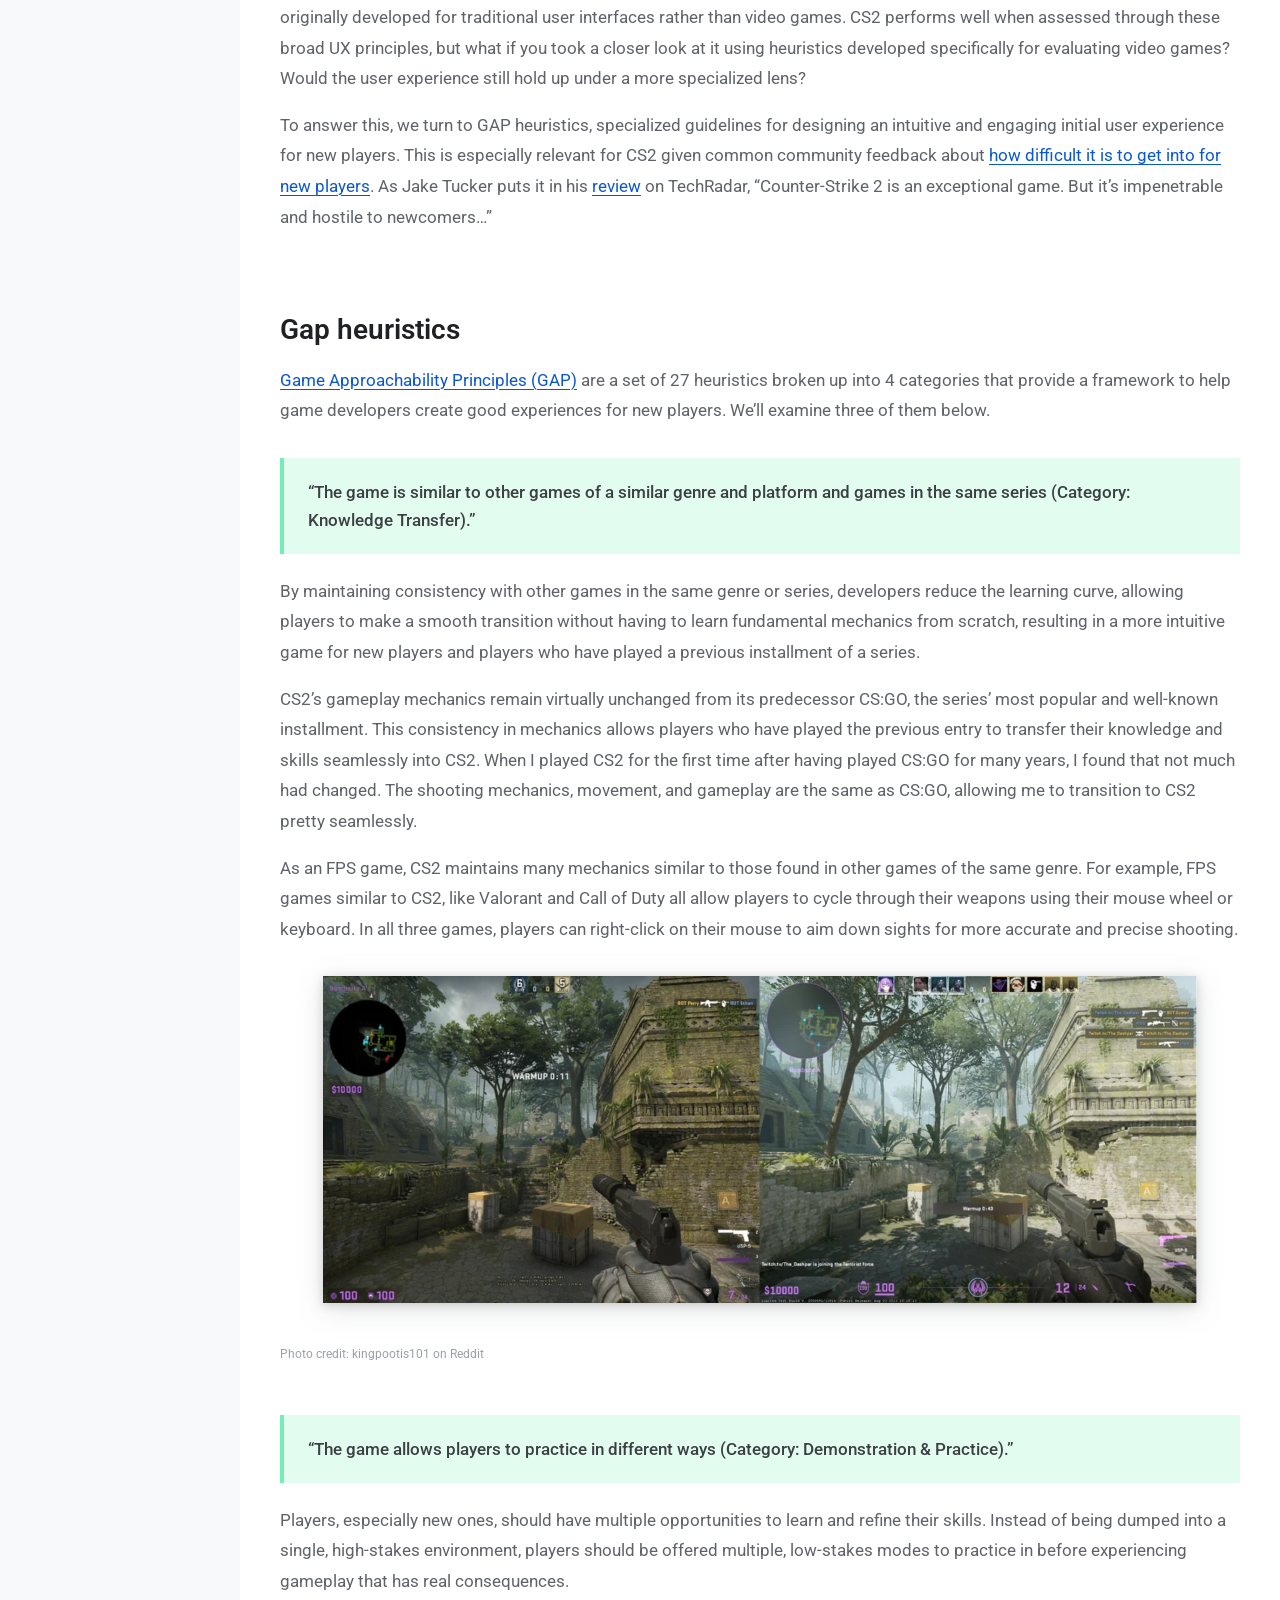
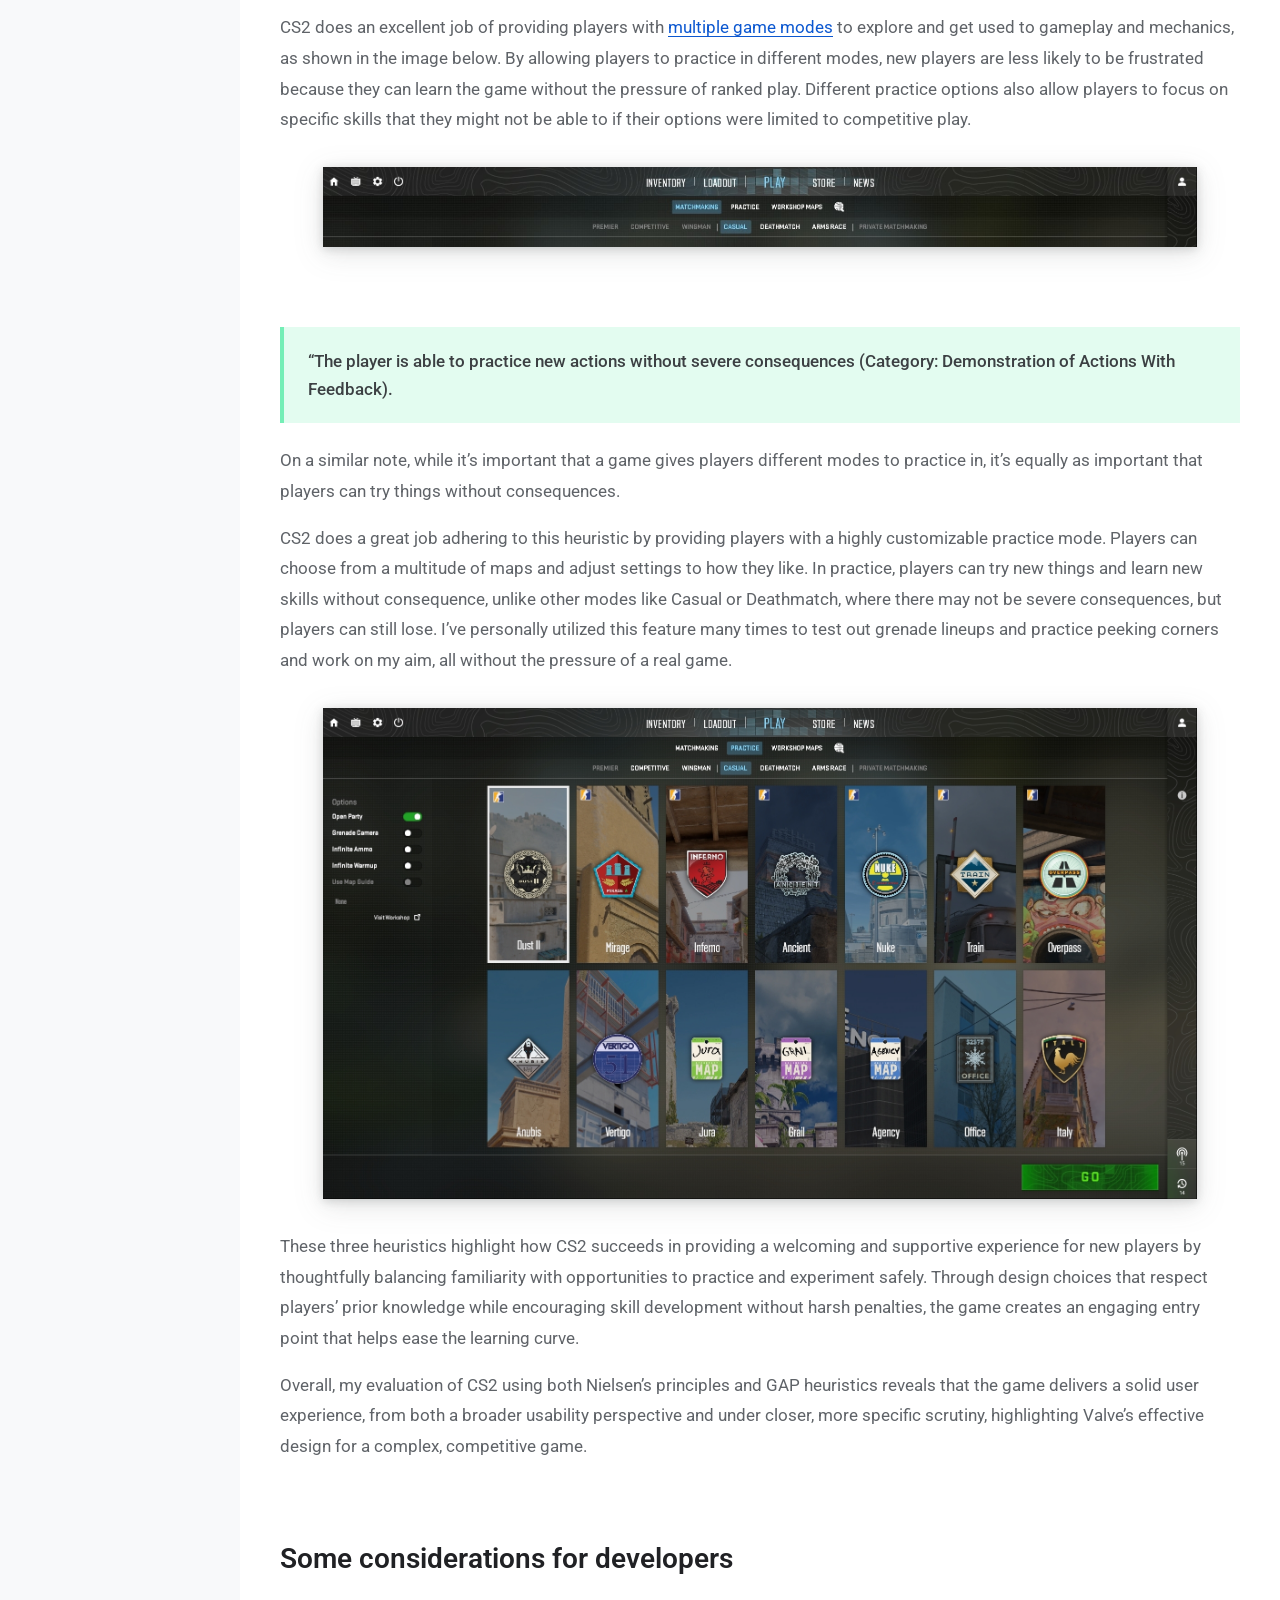
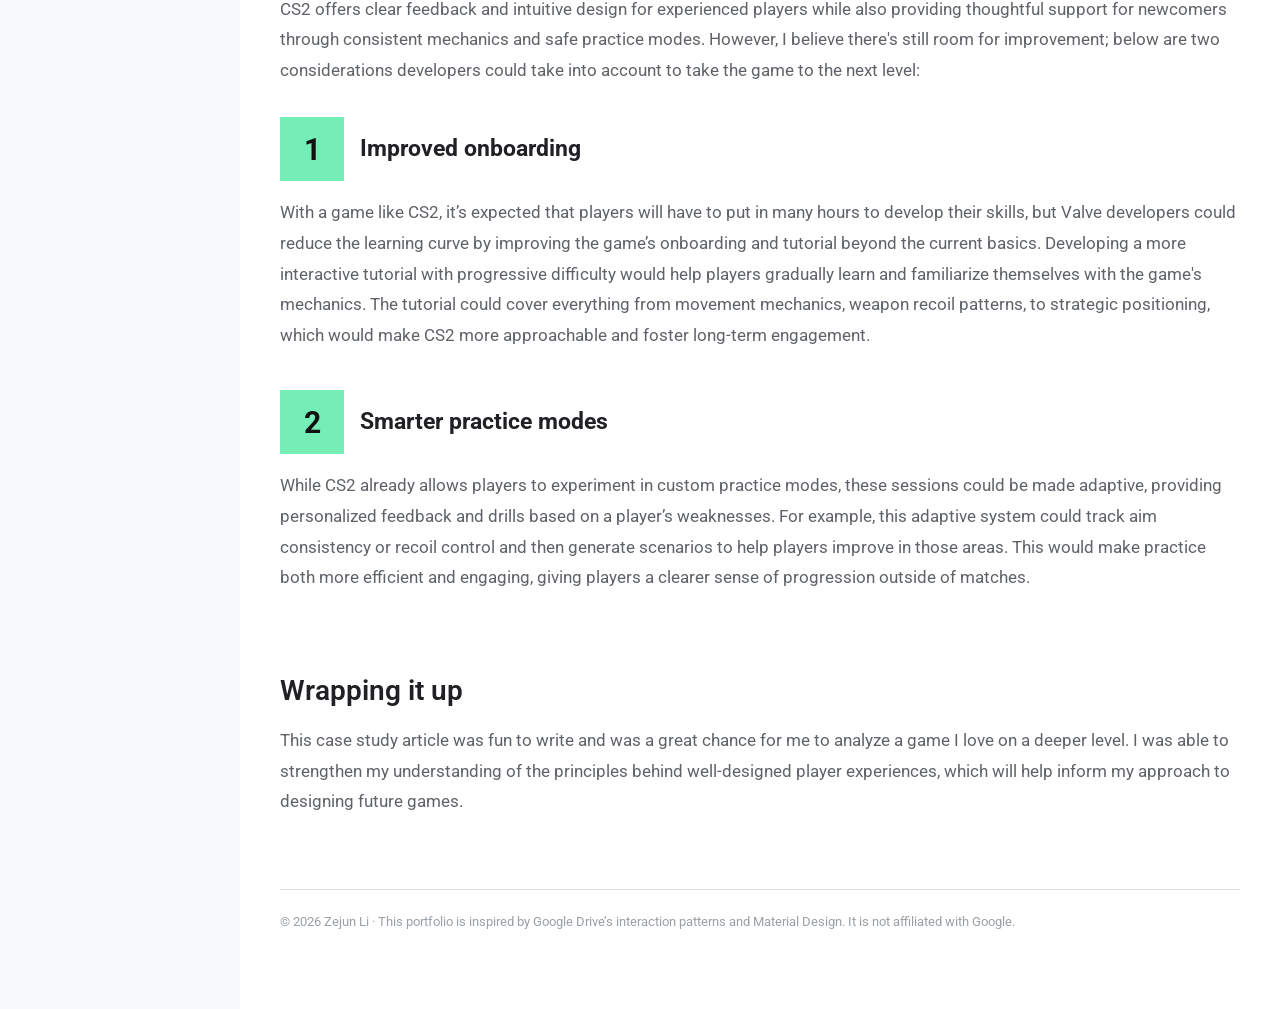
<file: projects/counter-strike-2/index.html>
<!DOCTYPE html>
<html lang="en">
<head>
    <base href="../">
    <meta charset="UTF-8">
    <meta name="viewport" content="width=device-width, initial-scale=1.0">
    <meta name="description" content="Counter-Strike 2 game UX study by Zejun Li.">
    <title>Counter-Strike 2: A Game UX Study — Zejun Li</title>
    <link href="https://fonts.googleapis.com/css2?family=Roboto:wght@400;500;600&display=swap" rel="stylesheet">
    <link rel="stylesheet" href="https://fonts.googleapis.com/css2?family=Material+Symbols+Outlined:opsz,wght,FILL,GRAD@20..48,100..700,0..1,-50..200">
    <link rel="stylesheet" href="../css/case-study.css?v=20260812-3">
</head>
<body class="case-study-body cs2-case-study">
    <header class="top-bar"><a class="top-bar-branding" href="../">Zejun Li</a><button id="themeToggle" class="theme-toggle" type="button" aria-label="Toggle dark mode"></button></header>
    <div class="case-study-shell">
        <main class="case-study-main">
            <a class="case-study-back" href="../projects/"><span class="material-symbols-outlined">arrow_back</span>Go Back</a>
            <article>
                <header class="case-study-hero"><h1>Counter-Strike 2: A Game UX Study</h1></header>
                <figure class="case-study-cover-image"><img src="../assets/images/counter-strike-2/player status.jpg" alt="Counter-Strike 2 gameplay" loading="eager" decoding="async" fetchpriority="high"></figure>
                <div class="case-study-content">
                    <section class="case-study-section"><h2>About</h2><p>This case study article was completed as an assignment for the class Games &amp; UX, where we explored the industry practice of video games user research and design. I explored the effectiveness of Counter-Strike 2's UX and provided considerations for the developers if a game update were to be made.</p></section>

                    <section class="case-study-section"><h2>Why Counter-Strike 2?</h2><p>Few first-person shooters have had as significant a cultural impact as Counter-Strike, a multiplayer game series where two teams – Terrorists and Counter-Terrorists – compete in objective-based rounds to either plant/defuse a bomb (Bomb Defusal mode) or to defend/rescue a hostage (Hostage Rescue mode).</p><p>Among its many iterations, Counter-Strike: Global Offensive (CS:GO) stood out as the most influential, maintaining dominance in competitive esports for over a decade since its release in 2012 (it was also the first FPS game I ever played).</p><p>In 2023, <a href="https://en.wikipedia.org/wiki/Valve_Corporation" target="_blank" rel="noopener">Valve</a> introduced Counter-Strike 2 (CS2)—a complete overhaul of CS:GO, built on the <a href="https://en.wikipedia.org/wiki/Source_2" target="_blank" rel="noopener">Source 2 engine</a>. While CS2 retains the core mechanics and gameplay of the Counter-Strike experience, it introduces modernized graphics, improved game physics, and a reworked server architecture.</p><p>Given Counter-Strike’s popularity and influence on first-person shooters and esports, it only makes sense to examine the user experience (UX) design of its latest installment, CS2, to better understand how such an iconic game – that’s still one of the <a href="https://escharts.com/top-games?order=peak" target="_blank" rel="noopener">most-streamed esports today</a> – has continued to deliver an engaging player experience that has fueled its success.</p></section>

                    <section class="case-study-section"><h2>Core Gameplay Loop</h2><p>A game’s core gameplay loop (CGL) is the foundation of a game’s experience. It’s defined as a sequence of actions players engage in over and over again in a game. The CGL typically includes a series of challenges, actions, and rewards that keep players engaged and coming back for more. A well-designed CGL balances challenge and reward, giving players clear goals and feedback that keep them satisfied and motivated.</p><p>The CGL of CS2 remains unchanged from previous Counter-Strike titles, and for good reason—it’s simple yet rewarding. Here’s a breakdown of the loop in Bomb Defusal mode:</p></section>
                    <div class="case-study-loop"><p><strong>Challenge:</strong> Terrorists must plant and defend the bomb while Counter-Terrorists must stop them or defuse the bomb</p><p><strong>Action:</strong> Plant/defuse the bomb by killing opponents</p><p><strong>Reward:</strong> Earn money through killing opponents or achieving the objective to upgrade weapons and equipment</p></div>
                    <figure class="case-study-media"><img src="../assets/images/counter-strike-2/core gameplay loop.png" alt="Counter-Strike 2 core gameplay loop" loading="lazy" decoding="async"></figure>
                    <p class="case-study-credit">Graphic credit: Samuel Jamieson</p>
                    <section class="case-study-section"><p>Looking at this CGL, you might wonder how players don’t get tired of its repetitiveness. I think that one of the most compelling reasons players don’t get tired of this loop is that CS2 has a high skill ceiling. As players play more and gain experience, they start to improve their aim and movements, get more familiar with the game’s guns and maps, and refine their strategy and decision-making. This ongoing progression means each round offers new opportunities to learn, experiment, and improve.</p><p>When I first started playing CS2, I was very bad. I was unfamiliar with the maps and the physics of the game’s guns.. I couldn’t aim to save my life, and it seemed like I got killed 20 seconds into every round I played. While this was super frustrating, I knew that I had plenty of room to improve and get better – it’s what motivated me to keep coming back despite the game’s repetitiveness.</p></section>

                    <section class="case-study-section"><h2>Monetization Model</h2><p>One of the things I appreciate about CS2 is that it’s free to play – the lack of a financial barrier is what allowed me to jump in and start playing. This approach has undoubtedly increased the size and diversity of CS2’s player base.</p><p>CS2’s free-to-play model means that players can’t buy stronger weapons or advantages in matches, meaning that the gameplay remains completely skill-based. Instead, CS2 generates revenue primarily through cosmetic items like weapon skins, cases (loot boxes) and their keys, stickers, and graffiti sprays.</p><p>Because skins, stickers, and sprays are purely aesthetic, players engage with the monetization system at their own discretion. This means that the player base isn't segmented by purchase – whether someone has a default skin or a high-tier knife, their gameplay experience remains the same. However, the allure of rare skins and community-driven trading keeps players engaged and invested in the ecosystem without pressuring them to participate.</p><p>In a review of CS2, Ed Thorn, a writer for the British video game journalism website Rock Paper Shotgun, states: “Valve's still at it with loot crates you've got to pay to open and the dodgy marketplaces that orbit it. But I wouldn't say it's super in your face, as you can choose not to engage with it if you'd like. I basically do not care for any skins or crates or anything and the game doesn't hit me with pop-ups or punish me for tuning out. I'm not saying I like the whole gambling thing and I wish it didn't exist, but you're at least free to disengage.”</p><p>Thorn’s review is a critical but fair perspective of CS2’s monetization model. He acknowledges the controversial aspects of loot boxes and skin-trading marketplaces, pointing out their similarity to gambling, but also highlights the way the game still allows players to opt out of participating in this model without their gameplay being negatively affected. As Thorn says, there are no penalties for “tuning out” of it.</p></section>
                    <figure class="case-study-media"><img src="../assets/images/counter-strike-2/store.jpg" alt="Counter-Strike 2 in-game store" loading="lazy" decoding="async"></figure>
                    <section class="case-study-section"><p>The image above shows several examples of in-game purchases players can make to customize their weapons, like buying capsules of stickers to put on their guns.</p></section>

                    <section class="case-study-section"><h2 class="case-study-kicker cs2-section-heading">Usability heuristics</h2><p><a href="https://www.nngroup.com/articles/ten-usability-heuristics/" target="_blank" rel="noopener">Jakob Nielsen’s 10 Usability Heuristics</a> are a set of key design principles for creating user interfaces that are intuitive, user-friendly, and accessible, making them a good framework for evaluating the usability of video games. We’ll focus on three of these heuristics that play a crucial role in delivering a smooth and engaging player experience in CS2.</p></section>

                    <section class="case-study-section"><h2>Visibility of System Status</h2><blockquote class="case-study-heuristic">“The system should always keep users informed about what is going on, through appropriate feedback within reasonable time.”</blockquote><p>One of the most important aspects of any game’s UX is making sure players are constantly aware of what’s happening – it’s especially important for an FPS game like CS2, where players need clear, immediate feedback to make decisions in a fast-paced, high-stakes environment.</p></section>
                    <figure class="case-study-media"><img src="../assets/images/counter-strike-2/cs.jpg" alt="Counter-Strike 2 heads-up display showing player status" loading="lazy" decoding="async"></figure>
                    <section class="case-study-section"><p>Notice in the image above the heads-up display (HUD) in CS2 that clearly shows the player all the necessary stats, like armor strength and health on the bottom left, bullet count on the bottom right, and the players remaining at the top. All of this information is instantly updated during gameplay, providing helpful visual feedback for the player to determine their next action. For example, if I’m hit by an opponent and my health drops, I’ll probably play more cautiously and peek less; I might decide to hold a defensive position rather than keep pushing out to engage with other opponents. I also have a tendency to excessively reload my gun, so I’m always keeping an eye on the bullet count to let me know when I should do so to prepare for future gunfights.</p></section>

                    <section class="case-study-section"><h2>Match Between System and Real World</h2><blockquote class="case-study-heuristic">“The system should speak the users' language, with words, phrases and concepts familiar to the user, rather than system-oriented terms. Follow real-world conventions, making information appear in a natural and logical order.”</blockquote><p>As a tactical first-person shooter, users expect a certain degree of realism from CS2 in terms of weapon functionality, strategy, and objectives. CS2 has done a great job at ensuring this and creating a match between the game and the real world.</p></section>
                    <figure class="case-study-media"><img src="../assets/images/counter-strike-2/inventory 2.jpg" alt="Counter-Strike 2 weapon inventory" loading="lazy" decoding="async"></figure>
                    <section class="case-study-section"><p>The image above highlights how CS2 adheres to this heuristic – the game includes weapons inspired by real ones, like the AK-47, M4A4, SSG 08, and Desert Eagle. Aside from their realistic visual appearances, the game’s guns also mimic the recoil and accuracy of how they behave in reality. With other utility items, players who are familiar with real-world physics can predict how grenades will behave, making strategies like bouncing a smoke off a wall or timing a flashbang feel intuitive. By ensuring that in-game mechanics align with real-world expectations, CS2 makes it easier for players to understand weapon behavior without needing a tutorial.</p></section>

                    <section class="case-study-section"><h2>Recognition Rather Than Recall</h2><blockquote class="case-study-heuristic">“Minimize the user's memory load by making objects, actions, and options visible. The user should not have to remember information from one part of the dialogue to another. Instructions for use of the system should be visible or easily retrievable whenever appropriate.”</blockquote><p>Helping users recall information through visible cues rather than expecting them to remember every detail speeds up interactions and makes the player experience less frustrating, especially in a game like CS2 where there’s so much going on at all times.</p></section>
                    <figure class="case-study-media"><img src="../assets/images/counter-strike-2/inventory 1.jpg" alt="Counter-Strike 2 buy menu with visible controls" loading="lazy" decoding="async"></figure>
                    <section class="case-study-section"><p>The image above demonstrates how CS2 does a good job of reducing the player’s cognitive load by presenting context-relevant keys on the bottom of the screen for actions players can take when they’re in the buy menu at the start of a round. This speeds up the buy process, which is important given the short buy period. By also providing this information only when it’s relevant, CS2 keeps the user interface clean and focused while still offering guidance when the player needs it.</p></section>

                    <section class="case-study-section"><h2 class="case-study-kicker cs2-section-heading">A different lens</h2><p>Overall, CS2 demonstrates strong adherence to these three Nielsen heuristics—keeping players informed in real time, aligning game mechanics with real-world expectations, and reducing cognitive load through clear visual cues. Together, these principles form the foundation for a smooth and intuitive gameplay experience for players.</p><p>While Nielsen’s heuristics are widely used for evaluating usability and are easy to apply because of their generality, they were originally developed for traditional user interfaces rather than video games. CS2 performs well when assessed through these broad UX principles, but what if you took a closer look at it using heuristics developed specifically for evaluating video games? Would the user experience still hold up under a more specialized lens?</p><p>To answer this, we turn to GAP heuristics, specialized guidelines for designing an intuitive and engaging initial user experience for new players. This is especially relevant for CS2 given common community feedback about <a href="https://www.reddit.com/r/cs2/comments/1fk5f8q/this_game_is_pretty_hard_to_get_into_as_a_new/" target="_blank" rel="noopener">how difficult it is to get into for new players</a>. As Jake Tucker puts it in his <a href="https://www.techradar.com/gaming/counter-strike-2-review-clicking-heads" target="_blank" rel="noopener">review</a> on TechRadar, “Counter-Strike 2 is an exceptional game. But it’s impenetrable and hostile to newcomers…”</p></section>

                    <section class="case-study-section"><p class="case-study-kicker">Gap heuristics</p><p><a href="https://www.userbehavioristics.com/gap-and-play/skd4rk7fjn6mmr6cyz5u72yxra2962-tmnsy-xf7ry" target="_blank" rel="noopener">Game Approachability Principles (GAP)</a> are a set of 27 heuristics broken up into 4 categories that provide a framework to help game developers create good experiences for new players. We’ll examine three of them below.</p></section>

                    <section class="case-study-section"><blockquote class="case-study-heuristic">“The game is similar to other games of a similar genre and platform and games in the same series (Category: Knowledge Transfer).”</blockquote><p>By maintaining consistency with other games in the same genre or series, developers reduce the learning curve, allowing players to make a smooth transition without having to learn fundamental mechanics from scratch, resulting in a more intuitive game for new players and players who have played a previous installment of a series.</p><p>CS2’s gameplay mechanics remain virtually unchanged from its predecessor CS:GO, the series’ most popular and well-known installment. This consistency in mechanics allows players who have played the previous entry to transfer their knowledge and skills seamlessly into CS2. When I played CS2 for the first time after having played CS:GO for many years, I found that not much had changed. The shooting mechanics, movement, and gameplay are the same as CS:GO, allowing me to transition to CS2 pretty seamlessly.</p><p>As an FPS game, CS2 maintains many mechanics similar to those found in other games of the same genre. For example, FPS games similar to CS2, like Valorant and Call of Duty all allow players to cycle through their weapons using their mouse wheel or keyboard. In all three games, players can right-click on their mouse to aim down sights for more accurate and precise shooting.</p></section>
                    <figure class="case-study-media"><img src="../assets/images/counter-strike-2/comparison.jpg" alt="Comparison of controls in similar first-person shooters" loading="lazy" decoding="async"></figure>
                    <p class="case-study-credit">Photo credit: kingpootis101 on Reddit</p>

                    <section class="case-study-section"><blockquote class="case-study-heuristic">“The game allows players to practice in different ways (Category: Demonstration &amp; Practice).”</blockquote><p>Players, especially new ones, should have multiple opportunities to learn and refine their skills. Instead of being dumped into a single, high-stakes environment, players should be offered multiple, low-stakes modes to practice in before experiencing gameplay that has real consequences.</p><p>CS2 does an excellent job of providing players with <a href="https://dmarket.com/blog/cs2-game-modes/" target="_blank" rel="noopener">multiple game modes</a> to explore and get used to gameplay and mechanics, as shown in the image below. By allowing players to practice in different modes, new players are less likely to be frustrated because they can learn the game without the pressure of ranked play. Different practice options also allow players to focus on specific skills that they might not be able to if their options were limited to competitive play.</p></section>
                    <figure class="case-study-media"><img src="../assets/images/counter-strike-2/game modes.jpg" alt="Counter-Strike 2 game mode options" loading="lazy" decoding="async"></figure>

                    <section class="case-study-section"><blockquote class="case-study-heuristic">“The player is able to practice new actions without severe consequences (Category: Demonstration of Actions With Feedback).</blockquote><p>On a similar note, while it’s important that a game gives players different modes to practice in, it’s equally as important that players can try things without consequences.</p><p>CS2 does a great job adhering to this heuristic by providing players with a highly customizable practice mode. Players can choose from a multitude of maps and adjust settings to how they like. In practice, players can try new things and learn new skills without consequence, unlike other modes like Casual or Deathmatch, where there may not be severe consequences, but players can still lose. I’ve personally utilized this feature many times to test out grenade lineups and practice peeking corners and work on my aim, all without the pressure of a real game.</p></section>
                    <figure class="case-study-media"><img src="../assets/images/counter-strike-2/practice mode.jpg" alt="Counter-Strike 2 customizable practice mode" loading="lazy" decoding="async"></figure>
                    <section class="case-study-section"><p>These three heuristics highlight how CS2 succeeds in providing a welcoming and supportive experience for new players by thoughtfully balancing familiarity with opportunities to practice and experiment safely. Through design choices that respect players’ prior knowledge while encouraging skill development without harsh penalties, the game creates an engaging entry point that helps ease the learning curve.</p><p>Overall, my evaluation of CS2 using both Nielsen’s principles and GAP heuristics reveals that the game delivers a solid user experience, from both a broader usability perspective and under closer, more specific scrutiny, highlighting Valve’s effective design for a complex, competitive game.</p></section>

                    <section class="case-study-section"><p class="case-study-kicker">Some considerations for developers</p><p>CS2 offers clear feedback and intuitive design for experienced players while also providing thoughtful support for newcomers through consistent mechanics and safe practice modes. However, I believe there's still room for improvement; below are two considerations developers could take into account to take the game to the next level:</p></section>
                    <div class="case-study-recommendations"><section><span>1</span><h2>Improved onboarding</h2><p>With a game like CS2, it’s expected that players will have to put in many hours to develop their skills, but Valve developers could reduce the learning curve by improving the game’s onboarding and tutorial beyond the current basics. Developing a more interactive tutorial with progressive difficulty would help players gradually learn and familiarize themselves with the game's mechanics. The tutorial could cover everything from movement mechanics, weapon recoil patterns, to strategic positioning, which would make CS2 more approachable and foster long-term engagement.</p></section><section><span>2</span><h2>Smarter practice modes</h2><p>While CS2 already allows players to experiment in custom practice modes, these sessions could be made adaptive, providing personalized feedback and drills based on a player’s weaknesses. For example, this adaptive system could track aim consistency or recoil control and then generate scenarios to help players improve in those areas. This would make practice both more efficient and engaging, giving players a clearer sense of progression outside of matches.</p></section></div>

                    <section class="case-study-section"><p class="case-study-kicker">Wrapping it up</p><p>This case study article was fun to write and was a great chance for me to analyze a game I love on a deeper level. I was able to strengthen my understanding of the principles behind well-designed player experiences, which will help inform my approach to designing future games.</p></section>
                </div>
            </article>
            <footer class="case-study-footer">© 2026 Zejun Li · This portfolio is inspired by Google Drive’s interaction patterns and Material Design. It is not affiliated with Google.</footer>
        </main>
    </div>
    <script src="../js/data.js?v=20261116-1"></script>
    <script src="../js/shared.js?v=20261116-1"></script>
    <script src="../js/case-study.js?v=20261116-1"></script>
</body>
</html>
</file>
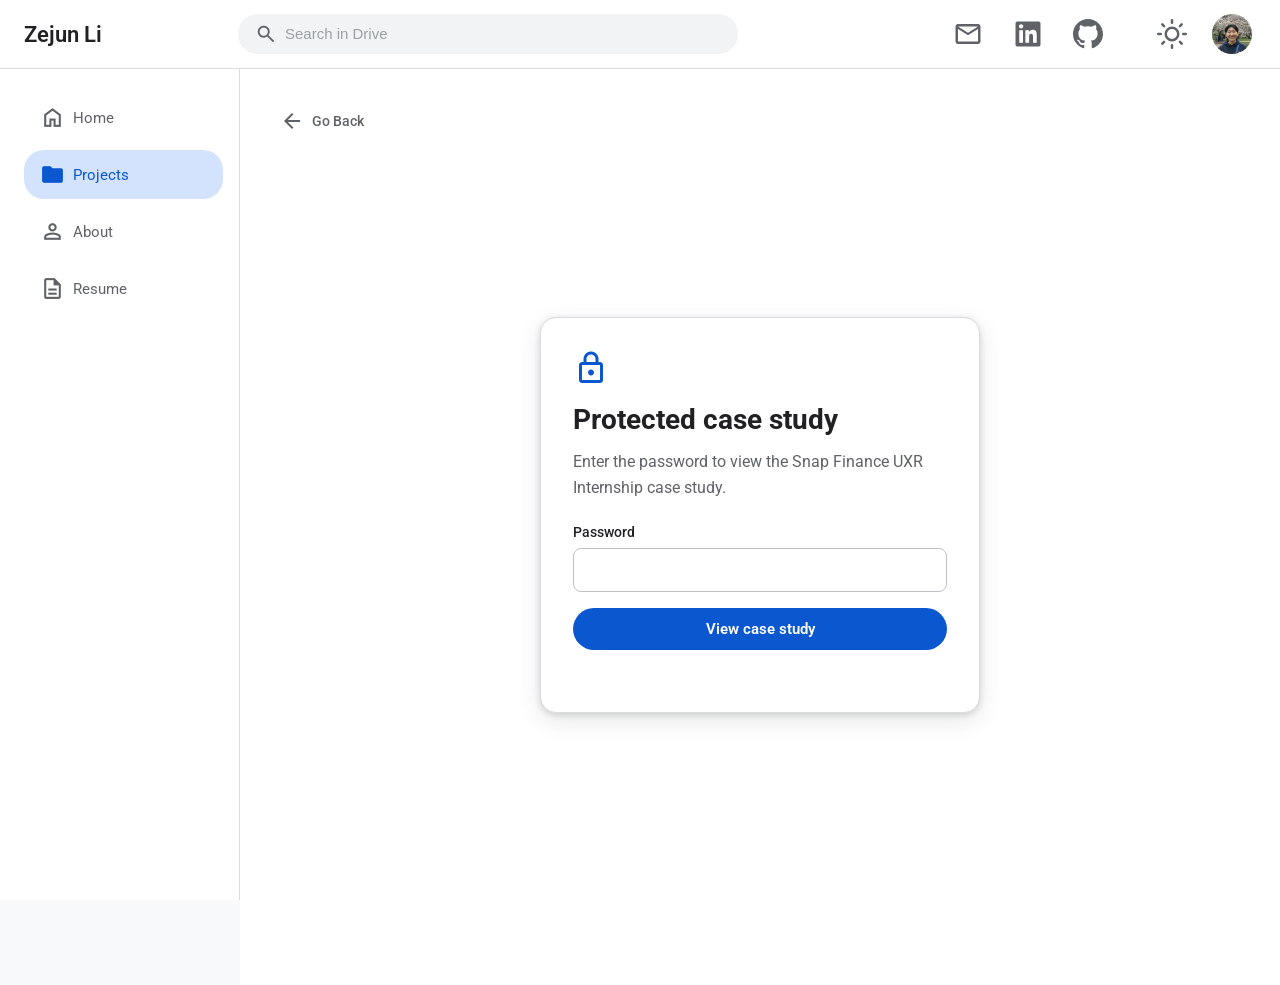
<file: projects/snap-finance/index.html>
<!DOCTYPE html>
<html lang="en">
<head>
    <base href="../">
    <meta charset="UTF-8">
    <meta name="viewport" content="width=device-width, initial-scale=1.0">
    <meta name="description" content="UX research internship case study at Snap Finance by Zejun Li.">
    <title>UX Research at Snap Finance — Zejun Li</title>
    <link href="https://fonts.googleapis.com/css2?family=Roboto:wght@400;500;600&display=swap" rel="stylesheet">
    <link rel="stylesheet" href="https://fonts.googleapis.com/css2?family=Material+Symbols+Outlined:opsz,wght,FILL,GRAD@20..48,100..700,0..1,-50..200">
    <link rel="stylesheet" href="../css/case-study.css?v=20260914-1">
    <style>
        .snap-password-gate {
            min-height: calc(100vh - 160px);
            display: grid;
            place-items: center;
            padding: 40px 0 80px;
        }
        .snap-password-card {
            width: min(100%, 440px);
            padding: 32px;
            border: 1px solid #dadce0;
            border-radius: 16px;
            background: #fff;
            box-shadow: 0 2px 6px rgba(60, 64, 67, .18), 0 8px 24px rgba(60, 64, 67, .12);
        }
        .snap-password-icon {
            color: var(--drive-blue);
            font-size: 36px;
            margin-bottom: 16px;
        }
        .snap-password-card h1 { margin: 0 0 12px; font-size: 28px; line-height: 1.25; }
        .snap-password-card p { margin: 0 0 24px; color: #5f6368; font-size: 16px; line-height: 1.6; }
        .snap-password-field { display: grid; gap: 8px; }
        .snap-password-field label { font-size: 14px; font-weight: 500; }
        .snap-password-field input {
            width: 100%;
            padding: 12px 14px;
            border: 1px solid #bdc1c6;
            border-radius: 8px;
            background: #fff;
            color: #202124;
            font: inherit;
        }
        .snap-password-field input:focus { border-color: var(--drive-blue); outline: 2px solid rgba(26, 115, 232, .2); }
        .snap-password-submit {
            width: 100%;
            margin-top: 16px;
            padding: 12px 18px;
            border: 0;
            border-radius: 24px;
            background: var(--drive-blue);
            color: #fff;
            font: inherit;
            font-weight: 600;
            cursor: pointer;
        }
        .snap-password-submit:hover { background: #1557b0; }
        .snap-password-error { min-height: 20px; margin: 10px 0 0 !important; color: #d93025 !important; font-size: 14px !important; }
        .snap-participant-quote { margin: 18px 0 0; padding-left: 16px; border-left: 3px solid #dadce0; color: #5f6368; font-style: italic; line-height: 1.6; }
        .snap-participant-quote cite { display: block; margin-top: 6px; color: #80868b; font-size: 14px; font-style: normal; }
        .snap-protected-content[hidden], .snap-password-gate[hidden] { display: none; }
        body.dark-mode .snap-password-card { background: #1e1e1e; border-color: #444; }
        body.dark-mode .snap-password-card h1 { color: #f1f3f4; }
        body.dark-mode .snap-password-card p { color: #b0b0b0; }
        body.dark-mode .snap-password-field input { background: #121212; border-color: #5f6368; color: #f1f3f4; }
        body.dark-mode .snap-participant-quote { border-left-color: #5f6368; color: #bdc1c6; }
        body.dark-mode .snap-participant-quote cite { color: #9aa0a6; }
        @media (max-width: 700px) {
            .snap-password-gate { padding-top: 24px; }
            .snap-password-card { padding: 24px; }
        }
    </style>
</head>
<body class="case-study-body">
    <header class="top-bar">
        <a class="top-bar-branding" href="../" style="text-decoration:none">Zejun Li</a>
        <div class="top-bar-actions">
            <button id="themeToggle" class="theme-toggle" type="button" aria-label="Toggle dark mode"><svg class="sun-icon" viewBox="0 0 24 24"><circle cx="12" cy="12" r="5"/><path d="M12 1V3M12 21V23M4.22 4.22L5.64 5.64M18.36 18.36L19.78 19.78M1 12H3M21 12H23M4.22 19.78L5.64 18.36M18.36 5.64L19.78 4.22"/></svg><svg class="moon-icon" viewBox="0 0 24 24" style="display:none"><path d="M21 12.79A9 9 0 1 1 11.21 3 7 7 0 0 0 21 12.79Z"/></svg></button>
        </div>
    </header>
    <div class="case-study-shell">
        <main class="case-study-main">
            <a class="case-study-back" href="../projects/"><span class="material-symbols-outlined">arrow_back</span>Go Back</a>
            <section class="snap-password-gate" id="snapPasswordGate" aria-labelledby="snapPasswordTitle">
                <form class="snap-password-card" id="snapPasswordForm">
                    <span class="material-symbols-outlined snap-password-icon" aria-hidden="true">lock</span>
                    <h1 id="snapPasswordTitle">Protected case study</h1>
                    <p>Enter the password to view the Snap Finance UXR Internship case study.</p>
                    <div class="snap-password-field">
                        <label for="snapPassword">Password</label>
                        <input id="snapPassword" name="password" type="password" autocomplete="current-password" required>
                    </div>
                    <button class="snap-password-submit" type="submit">View case study</button>
                    <p class="snap-password-error" id="snapPasswordError" role="alert" aria-live="polite"></p>
                </form>
            </section>
            <div class="snap-protected-content" id="snapProtectedContent" hidden>
            <article class="snap-case-study">
                <header class="case-study-hero">
                    <h1>Snap Finance UXR Internship</h1>
                </header>
                <figure class="case-study-cover-image snap-finance-logo"><img src="../assets/images/snap-finance/Snap_logo337X150.jpg" alt="Snap Finance logo" loading="eager" decoding="async" fetchpriority="high"></figure>
                <dl class="case-study-meta"><div><dt>Role</dt><dd>UX Research Intern</dd></div><div><dt>Timeline</dt><dd>May–August 2026</dd></div><div><dt>Company</dt><dd>Snap Finance</dd></div></dl>
                <div class="case-study-content">
                    <section class="case-study-section">
                        <p class="case-study-kicker">Internship overview</p>
                        <h2>From research question to readout</h2>
                        <p>During my summer at Snap Finance, I had to oportunity to work on several projects across customer financing, account servicing, and research operations.</p>
                        <p>I planned and ran three unmoderated usability studies with 45 participants, owning the process from writing the intial research plans and tasks to launching them in Askable, analyzing participant feedback, synthesizing the findings, and presenting my work to product and design partners. I also designed and built a research-operations tool as a self-initiated side project.</p>
                    </section>

                    <section class="case-study-section">
                        <p class="case-study-kicker">Three projects</p>
                        <h2>What did I work on?</h2>
                        <div class="case-study-insights snap-project-overview">
                            <section class="snap-featured-project"><span>01</span><h3>Spending Power Education</h3><p><strong>Challenge:</strong> Customers had different ideas about what Spending Power meant, how it was broken down, and how to use it.</p><p>I tested whether an education experience helped customers build a clearer understanding before shopping.</p></section>
                            <section><span>02</span><h3>Servicing Messages</h3><p><strong>Challenge:</strong> Are account and payment messages clear, noticeable, and actionable?</p><p>I tested urgent header alerts and lower-priority banners with 30 participants across two studies.</p></section>
                            <section><span>03</span><h3>rastrack</h3><p><strong>Challenge:</strong> Research recommendations were difficult to track once they were spread across slide decks.</p><p>I designed and built a centralized tool for tracking recommendation adoption.</p></section>
                        </div>
                    </section>
                    <div class="snap-project-group snap-project-spending-power">
                    <section class="case-study-section">
                        <p class="case-study-kicker">Featured Project</p>
                        <h2>Spending Power Education</h2>
                        <p>New and returning customers can receive an estimated Spending Power amount that represents how much they may be able to spend with Snap at participating stores.</p>
                        <p>Customers can also see how that amount differs by financing option and open an education screen to learn more. The team wanted to know whether that content actually helped customers understand what Spending Power was and how to use it.</p>
                        <div class="snap-screen-pair">
                            <figure class="case-study-media"><img src="../assets/images/snap-finance/spending-power.png" alt="Snap Finance Spending Power estimate with lease-to-own and installment-loan amounts" loading="lazy" decoding="async"><figcaption>Spending Power and financing breakdown</figcaption></figure>
                            <figure class="case-study-media"><img src="../assets/images/snap-finance/spending%20power%20edu.png" alt="Spending Power education screen explaining the estimate and financing options" loading="lazy" decoding="async"><figcaption>Spending Power education screen</figcaption></figure>
                        </div>
                    </section>

                    <section class="case-study-section">
                        <p class="case-study-kicker">Problem</p>
                        <h2 class="snap-featured-subheading">Customers could see their Spending Power. But did they know what it meant?</h2>
                        <p>Spending Power is a complex financial concept that Snap has been struggling to communicate effectively. Customers often interpret it as a loan, credit amount, spending limit, approved amount, or something else entirely.</p>
                        <p>I wanted to understand the mental model customers started with, how the education experience changed that understanding, and what questions were still left unanswered.</p>
                    </section>

                    <section class="case-study-section">
                        <p class="case-study-kicker">Research goals and methodology</p>
                        <h2 class="snap-featured-subheading">What I needed to learn</h2>
                        <ul class="snap-learning-list">
                            <li><strong>First impression:</strong> What did customers think Spending Power meant when they first saw it?</li>
                            <li><strong>Education:</strong> Did the education experience help build a clearer understanding?</li>
                            <li><strong>Financing options:</strong> Did customers understand why different financing options showed different amounts?</li>
                            <li><strong>The estimate:</strong> Did customers understand that their final Spending Power could change?</li>
                            <li><strong>Open questions:</strong> What did customers still want to know before shopping?</li>
                        </ul>
                    </section>

                    <section class="case-study-section">
                        <h2 class="snap-featured-subheading">Research approach</h2>
                        <p>I ran an unmoderated usability study with 15 participants through Askable. The study combined prototype tasks with open-ended questions about what participants thought the information meant.</p>
                        <p>Since I was testing comprehension, I asked participants to explain Spending Power in their own words before and after exploring the education experience.</p>
                        <ol class="case-study-flow snap-study-flow">
                            <li>Explore the initial experience</li><li>Explain Spending Power</li><li>Review the education screen</li><li>Explain it again</li><li>Interpret the financing breakdown</li><li>Open questions</li>
                        </ol>
                    </section>

                    <section class="case-study-section">
                        <p class="case-study-kicker">Synthesis</p>
                        <h2 class="snap-featured-subheading">How I analyzed the responses</h2>
                        <p>I coded participant responses by question, grouped similar answers, and looked for patterns across the study. I then compared those patterns against the research questions to identify the findings that mattered most.</p>
                        <ol class="case-study-flow snap-analysis-flow"><li>Participant response</li><li>Code</li><li>Theme</li><li>Finding</li></ol>
                    </section>

                    <section class="case-study-section">
                        <p class="case-study-kicker">Findings</p>
                        <h2 class="snap-featured-subheading">The education improved understanding, but some questions remained</h2>
                        <div class="case-study-feature-grid snap-findings snap-numbered-findings">
                            <section class="snap-finding-pair"><div class="snap-finding-card"><h3>Initial mental models of Spending Power varied</h3><p>Participants understood that Spending Power was connected to financing a purchase, but described it in different ways. Some saw it as a loan, credit amount, spending limit, approved amount, or estimate.</p><div class="snap-finding-quotes"><blockquote class="snap-participant-quote">“Spending power is how much credit you can get" (P1).</blockquote><blockquote class="snap-participant-quote">“[It's an] estimated amount for you to use on the purchase” (P10).</blockquote></div></div></section>
                            <section class="snap-finding-pair"><div class="snap-finding-card"><h3>Interest and fees were still unclear</h3><p>Participants naturally connected Spending Power with the cost of financing and wanted to know more about interest and fees. When that information wasn't available, some participants filled the gap with their own assumptions.</p><div class="snap-finding-quotes"><blockquote class="snap-participant-quote">“I would want to know the interest on the loan over the 12 months” (P15).</blockquote><blockquote class="snap-participant-quote">“What [are] the interest percentages on any borrowed money?” (P11)</blockquote></div></div></section>
                            <section class="snap-finding-pair"><div class="snap-finding-card"><h3>The education experience improved overall understanding</h3><p>After reviewing the education content, participants generally had a clearer understanding that Spending Power was an estimate and that the amount could differ by store or financing option.</p><div class="snap-finding-quotes"><blockquote class="snap-participant-quote">Before: “It's an amount that you get financed for based on the amount wanting to be spent” (P7).</blockquote><blockquote class="snap-participant-quote">After: “It's the amount that is given to you based on a few different factors. Based off credit and amount being spent and where” (P7).</blockquote></div></div></section>
                            <section class="snap-finding-pair"><div class="snap-finding-card"><h3>Some users misinterpreted the financing breakdown</h3><p>A small group interpreted the lease-to-own and installment-loan amounts as combined, sequential, or as the amount borrowed compared with the amount repaid.</p><div class="snap-finding-quotes"><blockquote class="snap-participant-quote">“I can spend $5,000 first and receive another $3,500 afterward.” (P3).</blockquote><blockquote class="snap-participant-quote">“It feels like I have $3,500 to spend and will have to pay back $5,000 which would be a 30% interest” (P11).</blockquote></div></div></section>
                            <section class="snap-finding-pair"><div class="snap-finding-card"><h3>The estimate did not significantly reduce shopping confidence</h3><p>Most participants said they would continue shopping even if their final Spending Power changed. Many expected some variation or wanted to see the final amount before deciding. A large or unclear change was more likely to create hesitation.</p><div class="snap-finding-quotes"><blockquote class="snap-participant-quote">“I would use it because I would expect it to change and be based on different factors” (P12).</blockquote><blockquote class="snap-participant-quote">“It would depend on how much the added costs would be if they are much higher than I originally thought I probably would not continue with the loan as I might not be able to afford a higher payment” (P2)</blockquote></div></div></section>
                        </div>
                    </section>

                    <section class="case-study-section">
                        <p class="case-study-kicker">Recommendation</p>
                        <h2 class="snap-featured-subheading">Give customers an easier way to understand financing costs</h2>
                        <p><strong>Add interest and fee information to the FAQ:</strong> Interest and fees were the clearest unanswered questions in the study. I recommended adding this information to the FAQ so customers could find it without adding more content to the main education experience.</p>
                    </section>

                    <section class="case-study-section">
                        <p class="case-study-kicker">Outcomes</p>
                        <h2 class="snap-featured-subheading">What the study answered</h2>
                        <p>The education experience helped customers build a clearer understanding of Spending Power and showed that the estimated nature of Spending Power wasn't the main source of hesitation. Instead, financing costs remained a key information gap, which gave the team a clearer picture of what the education experience was already doing well and where customers still needed more information.</p>
                    </section>
                    </div>
                    <div class="snap-project-group snap-project-servicing">
                    <section class="case-study-section">
                        <p class="case-study-kicker">Project two</p>
                        <h2>Servicing Messages</h2>
                        <p>Returning customers may see messages about their account and payment status when they return to the Snap Finance app after making a purchase.</p>
                        <p>I ran two unmoderated usability studies with 30 total participants: one focused on urgent header alerts and the other on lower-priority banners.</p>
                        <p>The goal was to understand whether customers noticed the messages, interpreted them correctly, understood the intended urgency, and knew what to do next.</p>
                    </section>

                    <section class="case-study-section">
                        <p class="case-study-kicker">Active header alerts</p>
                        <h2 class="snap-featured-subheading">Urgent payment alerts were clear and noticeable</h2>
                        <figure class="case-study-media snap-message-screen"><img src="../assets/images/snap-finance/header-alert.png" alt="Red overdue-payment header alert at the top of the Snap Finance app" loading="lazy" decoding="async"><figcaption>Active header alert for an overdue payment</figcaption></figure>
                        <div class="case-study-feature-grid snap-findings">
                            <section><h3>The alert was understood as payment-related and urgent</h3><p>Participants generally understood that a payment was due or past due. The red color, bold styling, and placement at the top of the screen helped the message stand out and communicate that action was needed.</p><div class="snap-finding-quotes"><blockquote class="snap-participant-quote">“I feel like it was very urgent because it was at the top of the screen and highlighted in bright red” (P4).</blockquote><blockquote class="snap-participant-quote">“It was in red and at the top so it was important” (P3).</blockquote></div></section>
                            <section><h3>The alert also shaped how customers viewed Snap</h3><p>Participants saw the alert as evidence that Snap was proactive about communicating important account and payment information; overall, this created a neutral to positive impression of the brand.</p><div class="snap-finding-quotes"><blockquote class="snap-participant-quote">“I think that [Snap] takes on time payments very seriously and that it will remind you in case the lack of payment was an oversight” (P4).</blockquote><blockquote class="snap-participant-quote">“They are serious about your payment being made” (P11).</blockquote></div></section>
                        </div>
                    </section>

                    <section class="case-study-section">
                        <p class="case-study-kicker">Passive banners</p>
                        <h2 class="snap-featured-subheading">The banner communicated the topic, but not the account status</h2>
                        <figure class="case-study-media snap-message-screen"><img src="../assets/images/snap-finance/passive-banner.png" alt="Scheduled-payment banner below Spending Power in the Snap Finance app" loading="lazy" decoding="async"><figcaption>Passive banner confirming a scheduled payment</figcaption></figure>
                        <div class="case-study-feature-grid snap-findings">
                            <section><h3>Customers read the banner as a payment reminder</h3><p>The banner was meant to confirm that a payment had already been scheduled. Instead, participants often described it as an upcoming due-date reminder; they understood that the message was about a payment, but not the exact status it was trying to communicate.</p><div class="snap-finding-quotes"><blockquote class="snap-participant-quote">“[The banner] told me that I had an upcoming payment… and I had to pay it by a certain date” (P13).</blockquote><blockquote class="snap-participant-quote">“Payment of such amount is due” (P3).</blockquote></div></section>
                            <section><h3>Shopping content drew more attention</h3><p>Spending Power and shopping categories stood out more than the banner. Its lower visual salience made it easier to overlook unless participants were closely scanning the screen.</p><div class="snap-finding-quotes"><blockquote class="snap-participant-quote">“…[the banner] appeared to be in fine print and not especially attention-grabbing” (P11).</blockquote><blockquote class="snap-participant-quote">“[The banner] didn't catch my eye initially” (P13).</blockquote></div></section>
                            <section><h3>Payment status raised questions about Spending Power</h3><p>Some participants wondered whether a missed or past-due payment would affect their available Spending Power and ability to keep shopping.</p><div class="snap-finding-quotes"><blockquote class="snap-participant-quote">“I also assumed I probably wouldn't be able to access any of the $5,000 &quot;purchasing power&quot; if the overdue balance was not addressed” (P12).</blockquote><blockquote class="snap-participant-quote">“Nothing was unclear except whether the $5,000 in credit was still accessible despite an overdue payment...” (P11).</blockquote></div></section>
                        </div>
                    </section>

                    <section class="case-study-section">
                        <p class="case-study-kicker">Recommendation</p>
                        <h2 class="snap-featured-subheading">Make positive account updates easier to notice</h2>
                        <p><strong>Increase banner salience and use green for positive account statuses:</strong> I recommended changing the banner treatment to green to help it stand out and reinforce that the message represented a positive account status, such as a payment already being scheduled.</p>
                    </section>

                    <section class="case-study-section">
                        <p class="case-study-kicker">Outcomes</p>
                        <h2 class="snap-featured-subheading">What the study answered</h2>
                        <p>The studies validated that the active header alert could communicate urgent payment information effectively and  also identified a comprehension and visibility risk in the passive banner, giving the team direction for strengthening its visual salience and making account status clearer.</p>
                    </section>
                    </div>
                    <div class="snap-project-group snap-project-rastrack">
                    <section class="case-study-section">
                        <p class="case-study-kicker">Project three</p>
                        <h2>rastrack</h2>
                        <p>Research recommendations can become difficult to follow after a readout, especially when their status is spread across different slide decks and conversations.</p>
                        <p>I noticed that gap during my internship and explored how a centralized tool could make recommendation adoption easier to track.</p>
                        <div class="case-study-insights snap-ras-grid">
                            <section><h3>The problem</h3><p>There was no central place to see whether a recommendation had been adopted, committed, communicated, or canceled.</p></section>
                            <section><h3>The concept</h3><p>I used the Nielsen Norman Group's Recommendation Adoption Score (RAS) as a starting point and translated it into a workflow for tracking recommendations, status, impact, and adoption trends.</p></section>
                            <section><h3>What I did</h3><p>I identified gaps in the existing process, defined the product requirements, designed the interface, and built a working web prototype. I also used AI tools throughout the design and development process.</p></section>
                        </div>
                    </section>

                    <section class="case-study-section">
                        <figure class="case-study-media snap-rastrack-screen"><img src="../assets/images/snap-finance/rastrack.png" alt="rastrack dashboard showing Recommendation Adoption Score, study metrics, recommendation statuses, trends, and items needing attention" loading="lazy" decoding="async"><figcaption>rastrack dashboard for tracking research recommendations and adoption</figcaption></figure>
                        <h2 class="snap-featured-subheading">What rastrack could help make visible</h2>
                        <p>The goal was to make research impact easier to track over time: where recommendations stalled, which high-impact items needed follow-up, and how much research work ultimately made its way into the product.</p>
                        <p>Unlike the usability studies, rastrack was an exploratory side project, so I treat these as potential outcomes rather than measured impact.</p>
                        <p>You can visit the site at this url: rastrack.vercel.app</p>
                    </section>
                    </div>
                    <section class="case-study-section">
                        <h2>Takeaways</h2>
                        <p>This internship taught me how research fits into day-to-day product decisions. I learned to start with the decision a team needed to make, then design the study around the evidence they needed. I also became more comfortable with qualitative analysis: I had experience coding participant feedback, but the harder part was deciding which patterns mattered and turning them into a clear story for stakeholders.</p>
                        <p>Working across product research and rastrack also changed how I think about research impact. A study doesn't end when the readout is presented, and what happens to those recommendations afterward matters too.</p>
                    </section>
                </div>
            </article>
            <footer class="case-study-footer">© 2026 Zejun Li · This portfolio is inspired by Google Drive’s interaction patterns and Material Design. It is not affiliated with Google.</footer>
            </div>
        </main>
    </div>
    <script src="../js/data.js?v=20261116-1"></script>
    <script src="../js/shared.js?v=20261116-1"></script>
    <script>
        (() => {
            const accessKey = 'snap-finance-access';
            const expectedHash = '334d016f755cd6dc58c53a86e183882f8ec14f52fb05345887c8a5edd42c87b7';
            const gate = document.getElementById('snapPasswordGate');
            const content = document.getElementById('snapProtectedContent');
            const form = document.getElementById('snapPasswordForm');
            const input = document.getElementById('snapPassword');
            const error = document.getElementById('snapPasswordError');

            function unlock() {
                gate.hidden = true;
                content.hidden = false;
                window.Portfolio.session.setItem(accessKey, 'granted');
            }

            if (window.Portfolio.session.getItem(accessKey) === 'granted') {
                unlock();
            } else {
                input.focus();
            }

            form.addEventListener('submit', async event => {
                event.preventDefault();
                error.textContent = '';
                const bytes = new TextEncoder().encode(input.value);
                const digest = await crypto.subtle.digest('SHA-256', bytes);
                const hash = [...new Uint8Array(digest)].map(byte => byte.toString(16).padStart(2, '0')).join('');
                if (hash === expectedHash) {
                    unlock();
                } else {
                    error.textContent = 'Incorrect password. Please try again.';
                    input.select();
                }
            });
        })();
    </script>
    <script src="../js/case-study.js?v=20261116-1"></script>
</body>
</html>
</file>
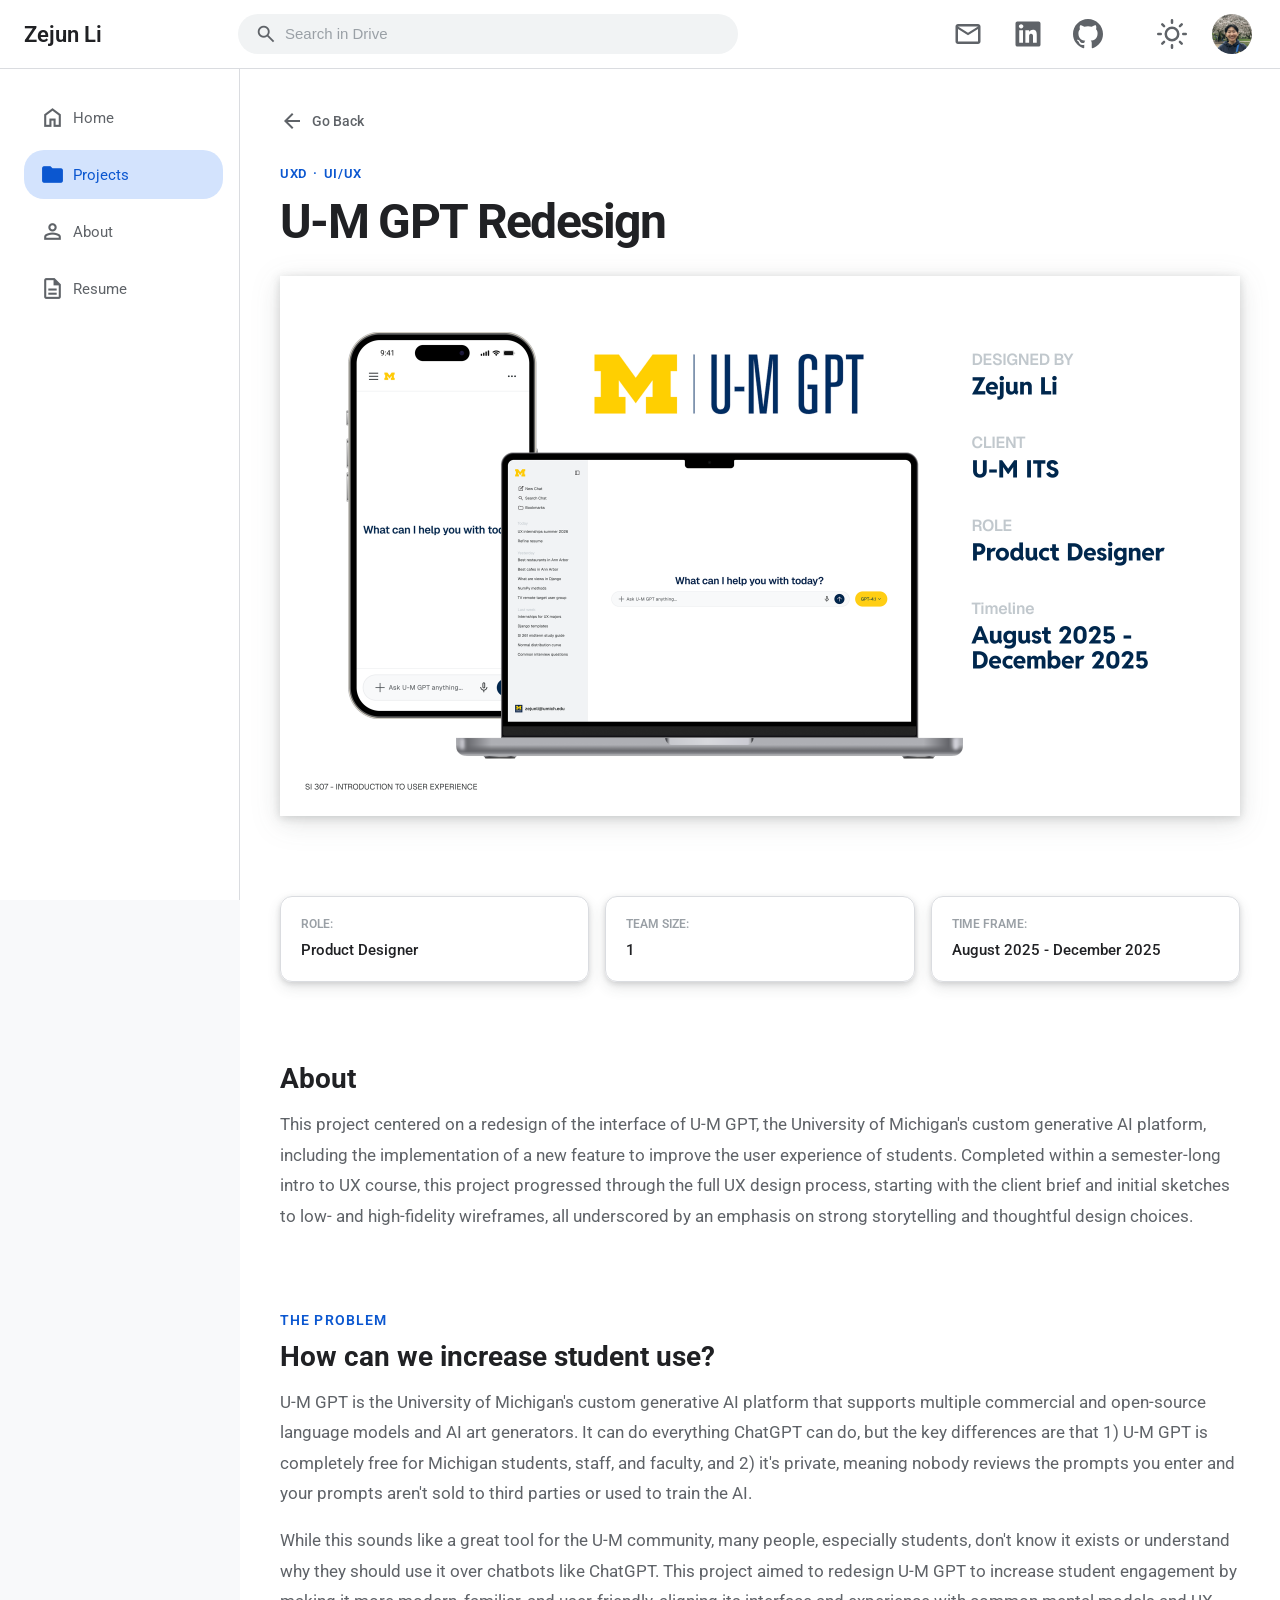
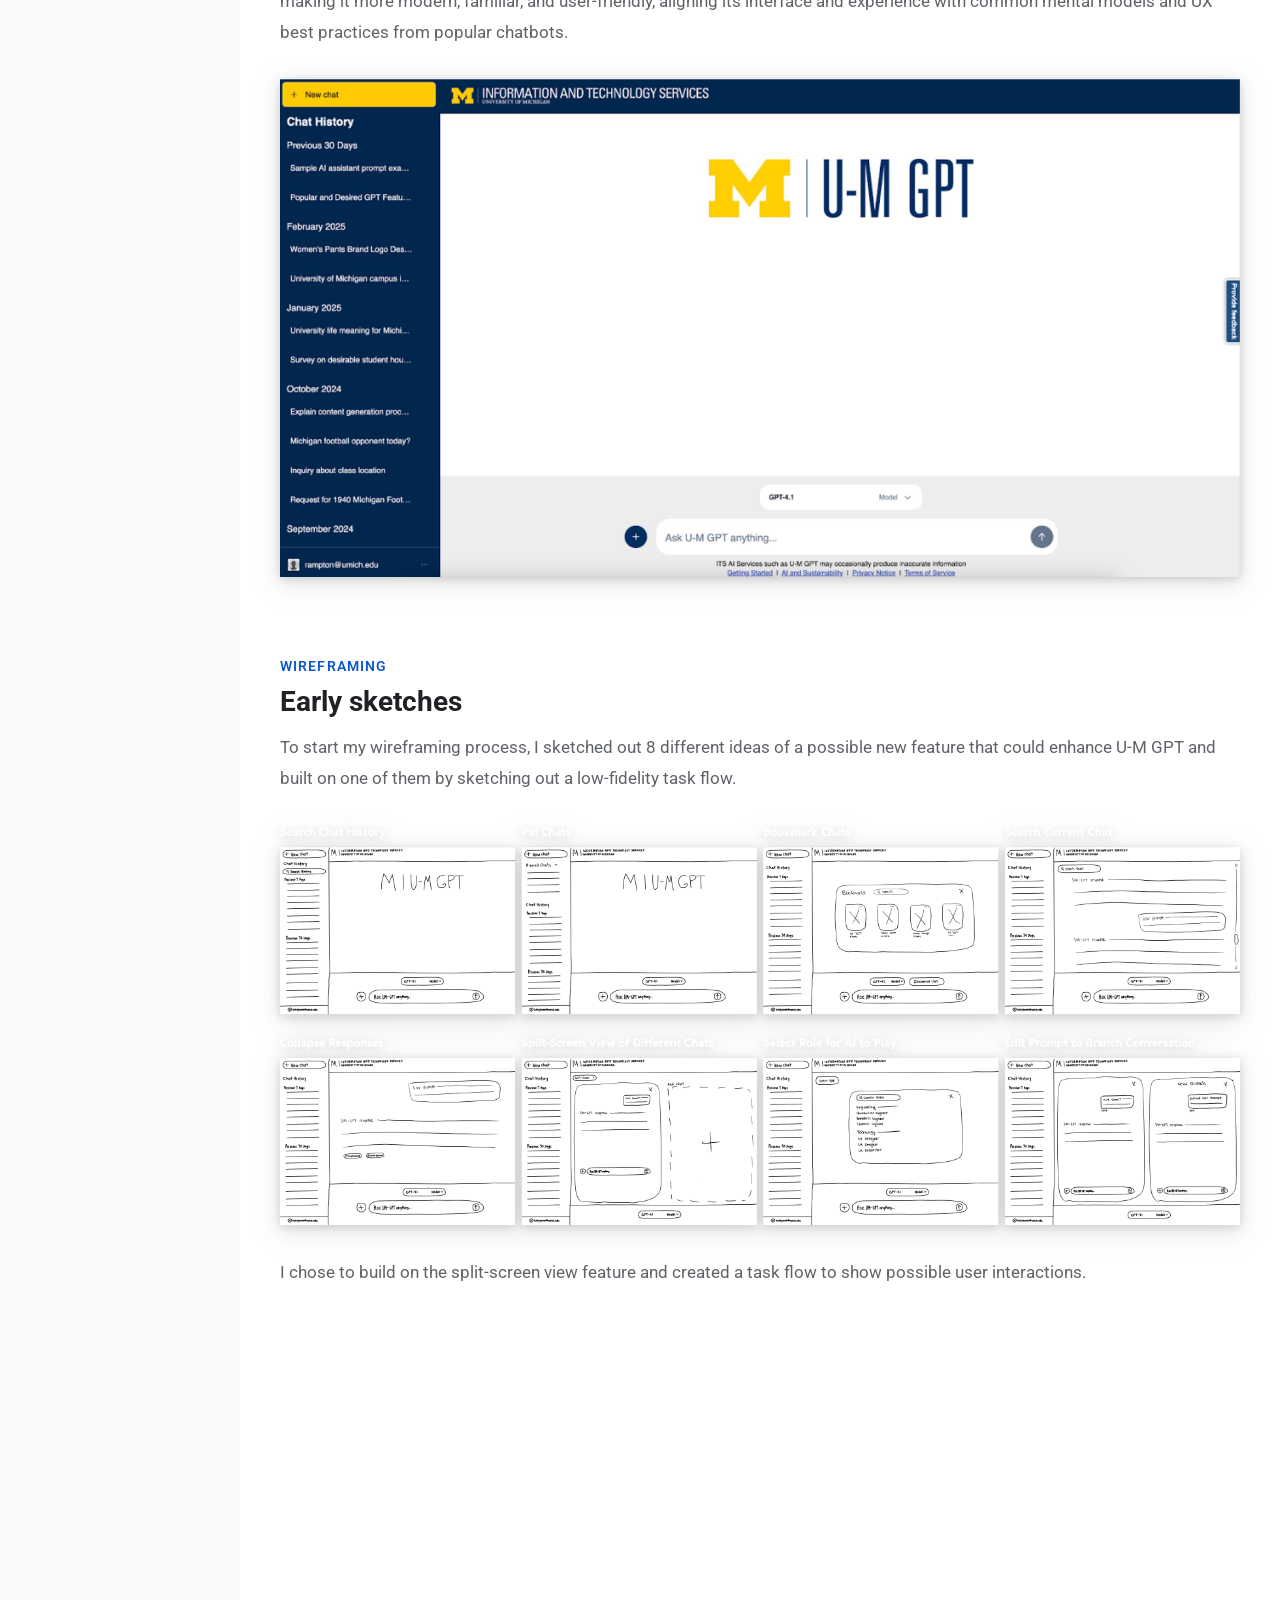
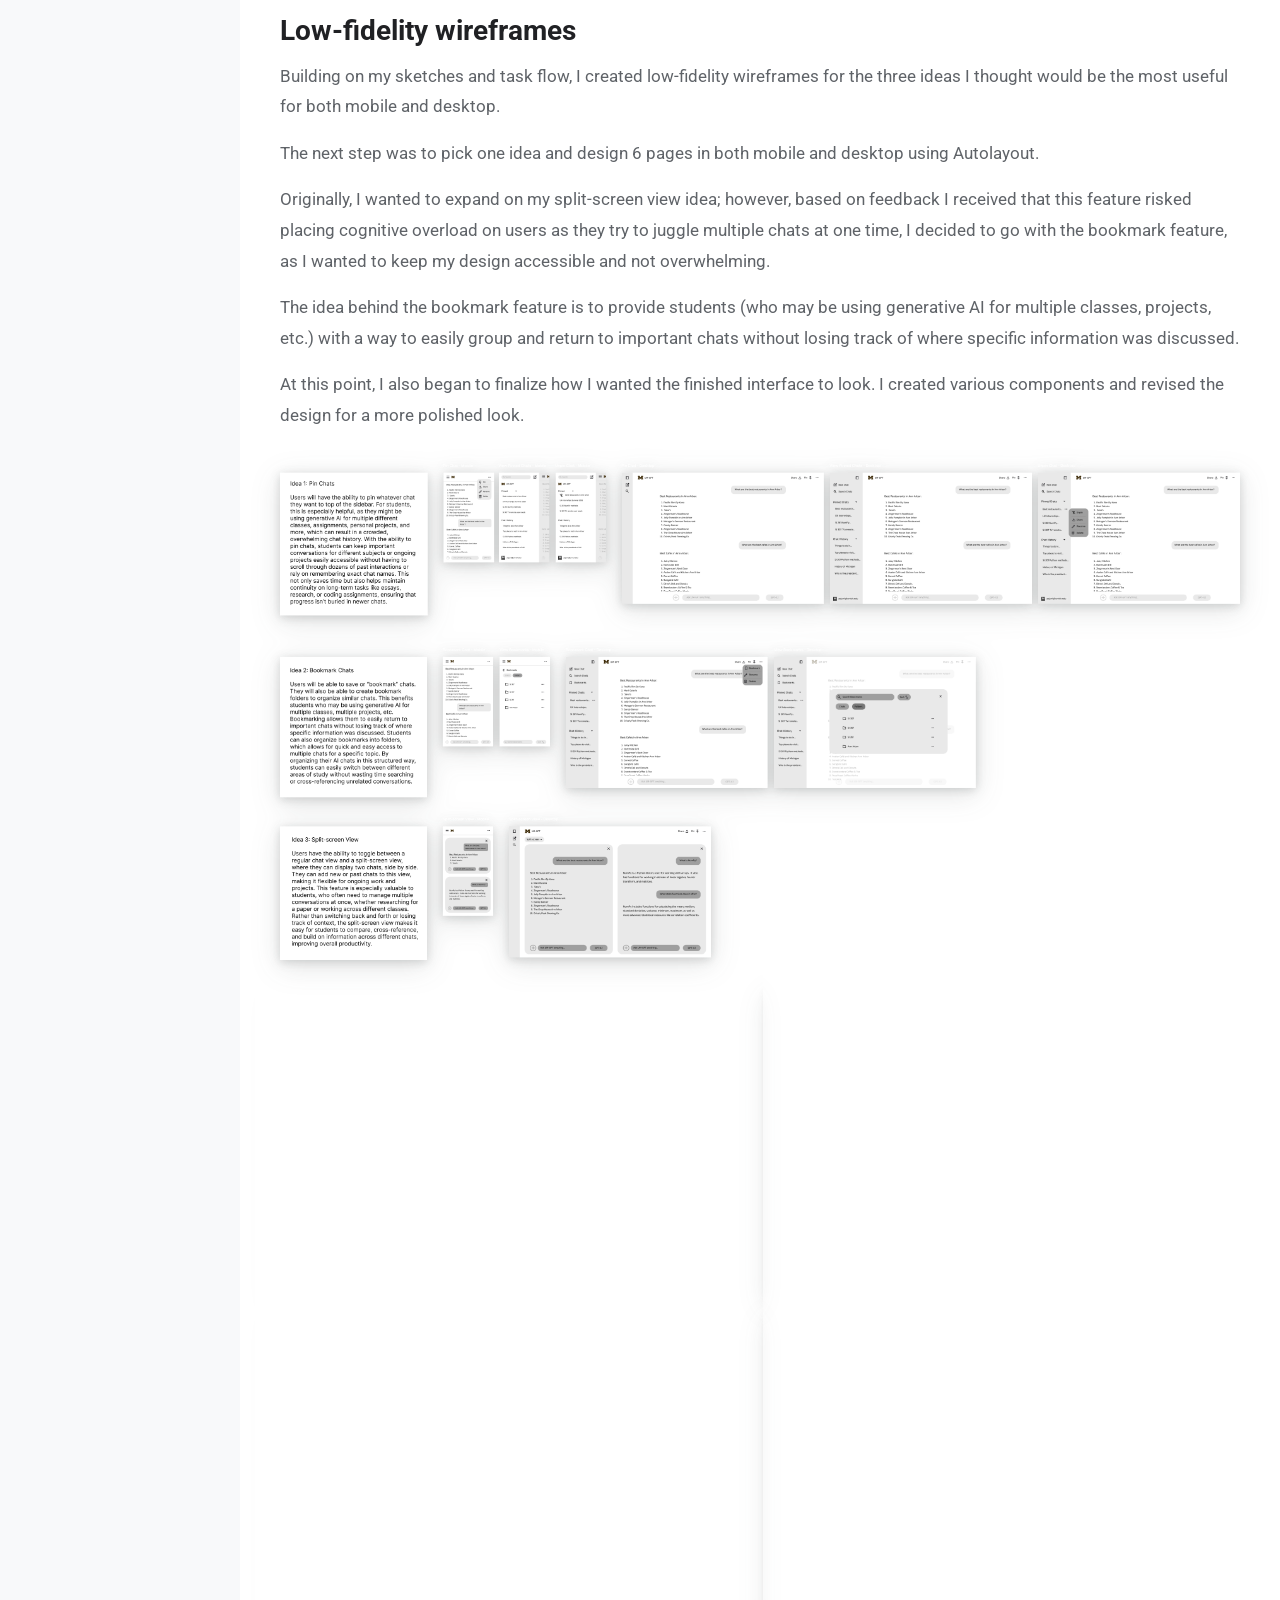
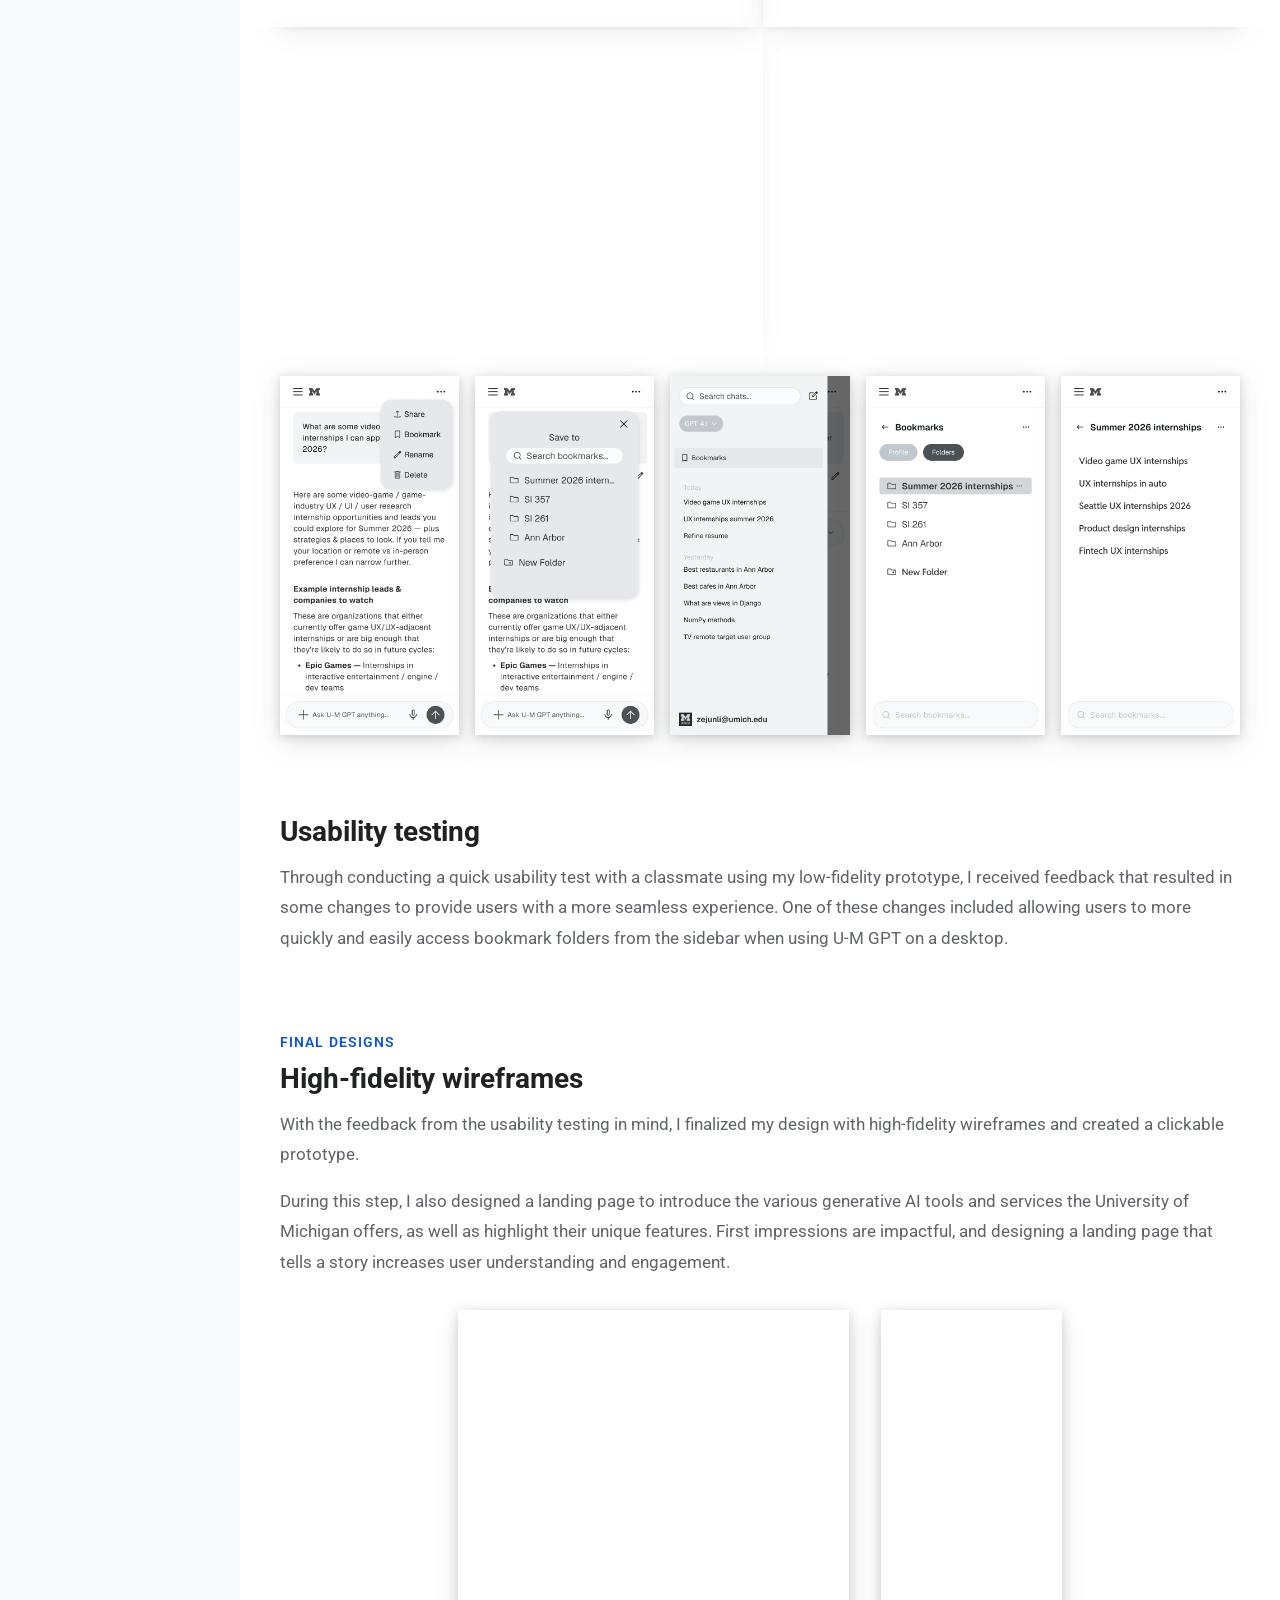
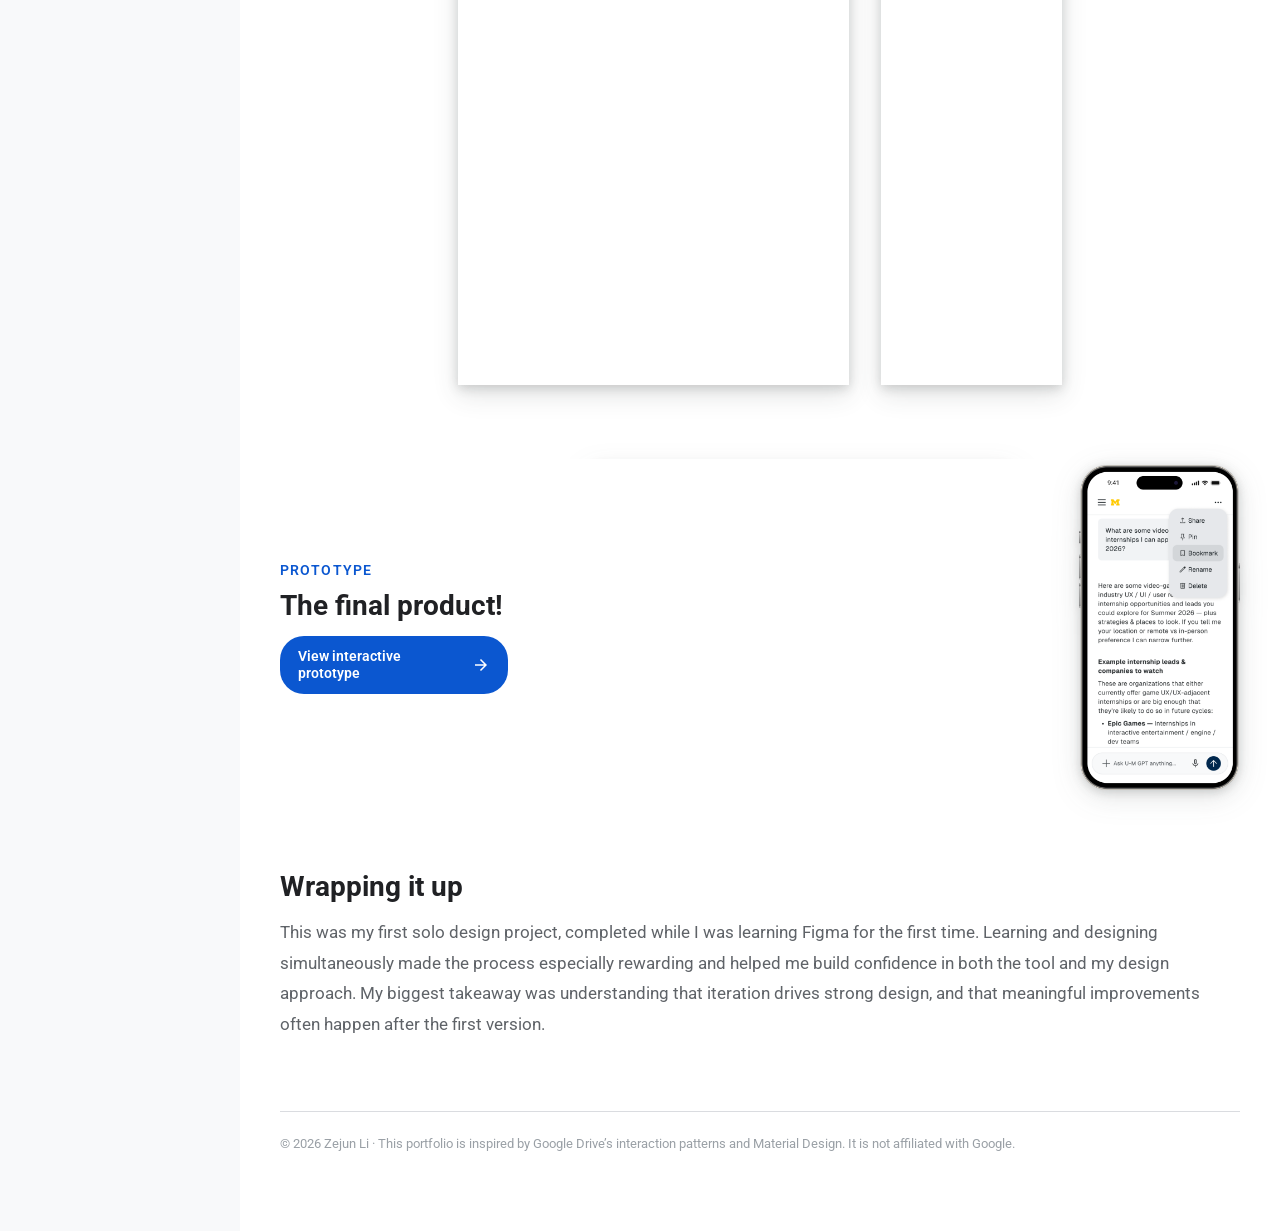
<file: projects/um-gpt/index.html>
<!DOCTYPE html>
<html lang="en">
<head>
    <base href="../">
    <meta charset="UTF-8">
    <meta name="viewport" content="width=device-width, initial-scale=1.0">
    <meta name="description" content="U-M GPT redesign case study by Zejun Li.">
    <title>U-M GPT — Zejun Li</title>
    <link href="https://fonts.googleapis.com/css2?family=Roboto:wght@400;500;600&display=swap" rel="stylesheet">
    <link rel="stylesheet" href="https://fonts.googleapis.com/css2?family=Material+Symbols+Outlined:opsz,wght,FILL,GRAD@20..48,100..700,0..1,-50..200">
    <link rel="stylesheet" href="../css/case-study.css?v=20260812-3">
</head>
<body class="case-study-body">
    <header class="top-bar">
        <a class="top-bar-branding" href="../" style="text-decoration:none">Zejun Li</a>
        <div class="top-bar-actions">
            <button id="themeToggle" class="theme-toggle" type="button" aria-label="Toggle dark mode"><svg class="sun-icon" viewBox="0 0 24 24"><circle cx="12" cy="12" r="5"/><path d="M12 1V3M12 21V23M4.22 4.22L5.64 5.64M18.36 18.36L19.78 19.78M1 12H3M21 12H23M4.22 19.78L5.64 18.36M18.36 5.64L19.78 4.22"/></svg><svg class="moon-icon" viewBox="0 0 24 24" style="display:none"><path d="M21 12.79A9 9 0 1 1 11.21 3 7 7 0 0 0 21 12.79Z"/></svg></button>
        </div>
    </header>
    <div class="case-study-shell"><main class="case-study-main">
        <a class="case-study-back" href="../projects/"><span class="material-symbols-outlined">arrow_back</span>Go Back</a>
        <article>
            <header class="case-study-hero"><h1>U-M GPT Redesign</h1></header>
            <figure class="case-study-cover case-study-cover-image"><img src="../assets/images/um-gpt/umgpt cover slide.png" alt="U-M GPT redesign cover slide" loading="eager" decoding="async" fetchpriority="high"></figure>
            <dl class="case-study-meta"><div><dt>Role:</dt><dd>Product Designer</dd></div><div><dt>Team Size:</dt><dd>1</dd></div><div><dt>Time Frame:</dt><dd>August 2025 - December 2025</dd></div></dl>
            <div class="case-study-content">
                <section class="case-study-section"><h2>About</h2><p>This project centered on a redesign of the interface of U-M GPT, the University of Michigan's custom generative AI platform, including the implementation of a new feature to improve the user experience of students. Completed within a semester-long intro to UX course, this project progressed through the full UX design process, starting with the client brief and initial sketches to low- and high-fidelity wireframes, all underscored by an emphasis on strong storytelling and thoughtful design choices.</p></section>

                <section class="case-study-section"><p class="case-study-kicker">The problem</p><h2>How can we increase student use?</h2><p>U-M GPT is the University of Michigan's custom generative AI platform that supports multiple commercial and open-source language models and AI art generators. It can do everything ChatGPT can do, but the key differences are that 1) U-M GPT is completely free for Michigan students, staff, and faculty, and 2) it's private, meaning nobody reviews the prompts you enter and your prompts aren't sold to third parties or used to train the AI.</p><p>While this sounds like a great tool for the U-M community, many people, especially students, don't know it exists or understand why they should use it over chatbots like ChatGPT. This project aimed to redesign U-M GPT to increase student engagement by making it more modern, familiar, and user-friendly, aligning its interface and experience with common mental models and UX best practices from popular chatbots.</p></section>
                <figure class="case-study-media"><img src="../assets/images/um-gpt/old umgpt.jpg" alt="Original U-M GPT interface" loading="lazy" decoding="async"></figure>

                <div class="case-study-early-sketches">
                    <section class="case-study-section"><p class="case-study-kicker">Wireframing</p><h2>Early sketches</h2><p>To start my wireframing process, I sketched out 8 different ideas of a possible new feature that could enhance U-M GPT and built on one of them by sketching out a low-fidelity task flow.</p></section>
                    <figure class="case-study-media"><img src="../assets/images/um-gpt/sketches.png" alt="Eight sketches of possible U-M GPT features" loading="lazy" decoding="async"></figure>
                    <section class="case-study-section"><p>I chose to build on the split-screen view feature and created a task flow to show possible user interactions.</p></section>
                    <figure class="case-study-media"><img src="../assets/images/um-gpt/task flow transparent.png" alt="Split-screen feature task flow" loading="lazy" decoding="async"></figure>
                </div>

                <section class="case-study-section"><h2>Low-fidelity wireframes</h2><p>Building on my sketches and task flow, I created low-fidelity wireframes for the three ideas I thought would be the most useful for both mobile and desktop.</p><p>The next step was to pick one idea and design 6 pages in both mobile and desktop using Autolayout.</p><p>Originally, I wanted to expand on my split-screen view idea; however, based on feedback I received that this feature risked placing cognitive overload on users as they try to juggle multiple chats at one time, I decided to go with the bookmark feature, as I wanted to keep my design accessible and not overwhelming.</p><p>The idea behind the bookmark feature is to provide students (who may be using generative AI for multiple classes, projects, etc.) with a way to easily group and return to important chats without losing track of where specific information was discussed.</p><p>At this point, I also began to finalize how I wanted the finished interface to look. I created various components and revised the design for a more polished look.</p></section>
                <figure class="case-study-media"><img src="../assets/images/um-gpt/wireframes.png" alt="Low-fidelity wireframes for three feature ideas" loading="lazy" decoding="async"></figure>
                <div class="case-study-desktop-grid"><figure class="case-study-media"><img src="../assets/images/um-gpt/desktop - bookmark dropdown.png" alt="Desktop bookmark dropdown wireframe" loading="lazy" decoding="async"></figure><figure class="case-study-media"><img src="../assets/images/um-gpt/desktop - save to folder.png" alt="Desktop save to folder wireframe" loading="lazy" decoding="async"></figure><figure class="case-study-media"><img src="../assets/images/um-gpt/desktop - successful bookmark.png" alt="Desktop successful bookmark confirmation wireframe" loading="lazy" decoding="async"></figure><figure class="case-study-media"><img src="../assets/images/um-gpt/desktop - view bookmarks.png" alt="Desktop view bookmarks wireframe" loading="lazy" decoding="async"></figure><figure class="case-study-media"><img src="../assets/images/um-gpt/desktop - folder contents.png" alt="Desktop folder contents wireframe" loading="lazy" decoding="async"></figure></div>
                <div class="case-study-screen-grid"><figure class="case-study-media"><img src="../assets/images/um-gpt/mobile bookmark dropdown.png" alt="Mobile bookmark dropdown wireframe" loading="lazy" decoding="async"></figure><figure class="case-study-media"><img src="../assets/images/um-gpt/mobile - save to folder.png" alt="Mobile save to folder wireframe" loading="lazy" decoding="async"></figure><figure class="case-study-media"><img src="../assets/images/um-gpt/mobile - sidebar nav.png" alt="Mobile sidebar navigation wireframe" loading="lazy" decoding="async"></figure><figure class="case-study-media"><img src="../assets/images/um-gpt/mobile - view bookmarks.png" alt="Mobile view bookmarks wireframe" loading="lazy" decoding="async"></figure><figure class="case-study-media"><img src="../assets/images/um-gpt/mobile folder contents.png" alt="Mobile folder contents wireframe" loading="lazy" decoding="async"></figure></div>

                <section class="case-study-section"><h2>Usability testing</h2><p>Through conducting a quick usability test with a classmate using my low-fidelity prototype, I received feedback that resulted in some changes to provide users with a more seamless experience. One of these changes included allowing users to more quickly and easily access bookmark folders from the sidebar when using U-M GPT on a desktop.</p></section>

                <section class="case-study-section"><p class="case-study-kicker">Final designs</p><h2>High-fidelity wireframes</h2><p>With the feedback from the usability testing in mind, I finalized my design with high-fidelity wireframes and created a clickable prototype.</p><p>During this step, I also designed a landing page to introduce the various generative AI tools and services the University of Michigan offers, as well as highlight their unique features. First impressions are impactful, and designing a landing page that tells a story increases user understanding and engagement.</p></section>
                <div class="case-study-final-views"><figure class="case-study-media"><img src="../assets/images/um-gpt/desktop view.png" alt="High-fidelity U-M GPT desktop screens" loading="lazy" decoding="async"></figure><figure class="case-study-media"><img src="../assets/images/um-gpt/mobile view.png" alt="High-fidelity U-M GPT mobile screens" loading="lazy" decoding="async"></figure></div>

                <div class="case-study-prototype-layout">
                    <section class="case-study-section"><p class="case-study-kicker">Prototype</p><h2>The final product!</h2><p><a class="case-study-cta" href="https://www.figma.com/proto/ZmybxfnVOPvn1fuHxLId3A/Zejun-Li---SI-307--Lab-?page-id=521%3A19884&amp;node-id=521-22780&amp;viewport=119%2C-159%2C0.18&amp;t=1ZEq7rgt3ZDsu1HA-1&amp;scaling=min-zoom&amp;content-scaling=fixed&amp;starting-point-node-id=521%3A22780&amp;show-proto-sidebar=1" target="_blank" rel="noopener">View interactive prototype<span class="material-symbols-outlined" aria-hidden="true">arrow_forward</span></a></p></section>
                    <div class="case-study-mockup-grid"><figure class="case-study-media"><img src="../assets/images/um-gpt/desktop mockup.png" alt="U-M GPT desktop prototype mockup" loading="lazy" decoding="async"></figure><figure class="case-study-media"><img src="../assets/images/um-gpt/mobile mockup.png" alt="U-M GPT mobile prototype mockup" loading="lazy" decoding="async"></figure></div>
                </div>

                <section class="case-study-section"><h2>Wrapping it up</h2><p>This was my first solo design project, completed while I was learning Figma for the first time. Learning and designing simultaneously made the process especially rewarding and helped me build confidence in both the tool and my design approach. My biggest takeaway was understanding that iteration drives strong design, and that meaningful improvements often happen after the first version.</p></section>
            </div>
        </article><footer class="case-study-footer">© 2026 Zejun Li</footer>
    </main></div><script src="../js/data.js?v=20261116-1"></script>
    <script src="../js/shared.js?v=20261116-1"></script>
    <script src="../js/case-study.js?v=20261116-1"></script>
</body>
</html>
</file>
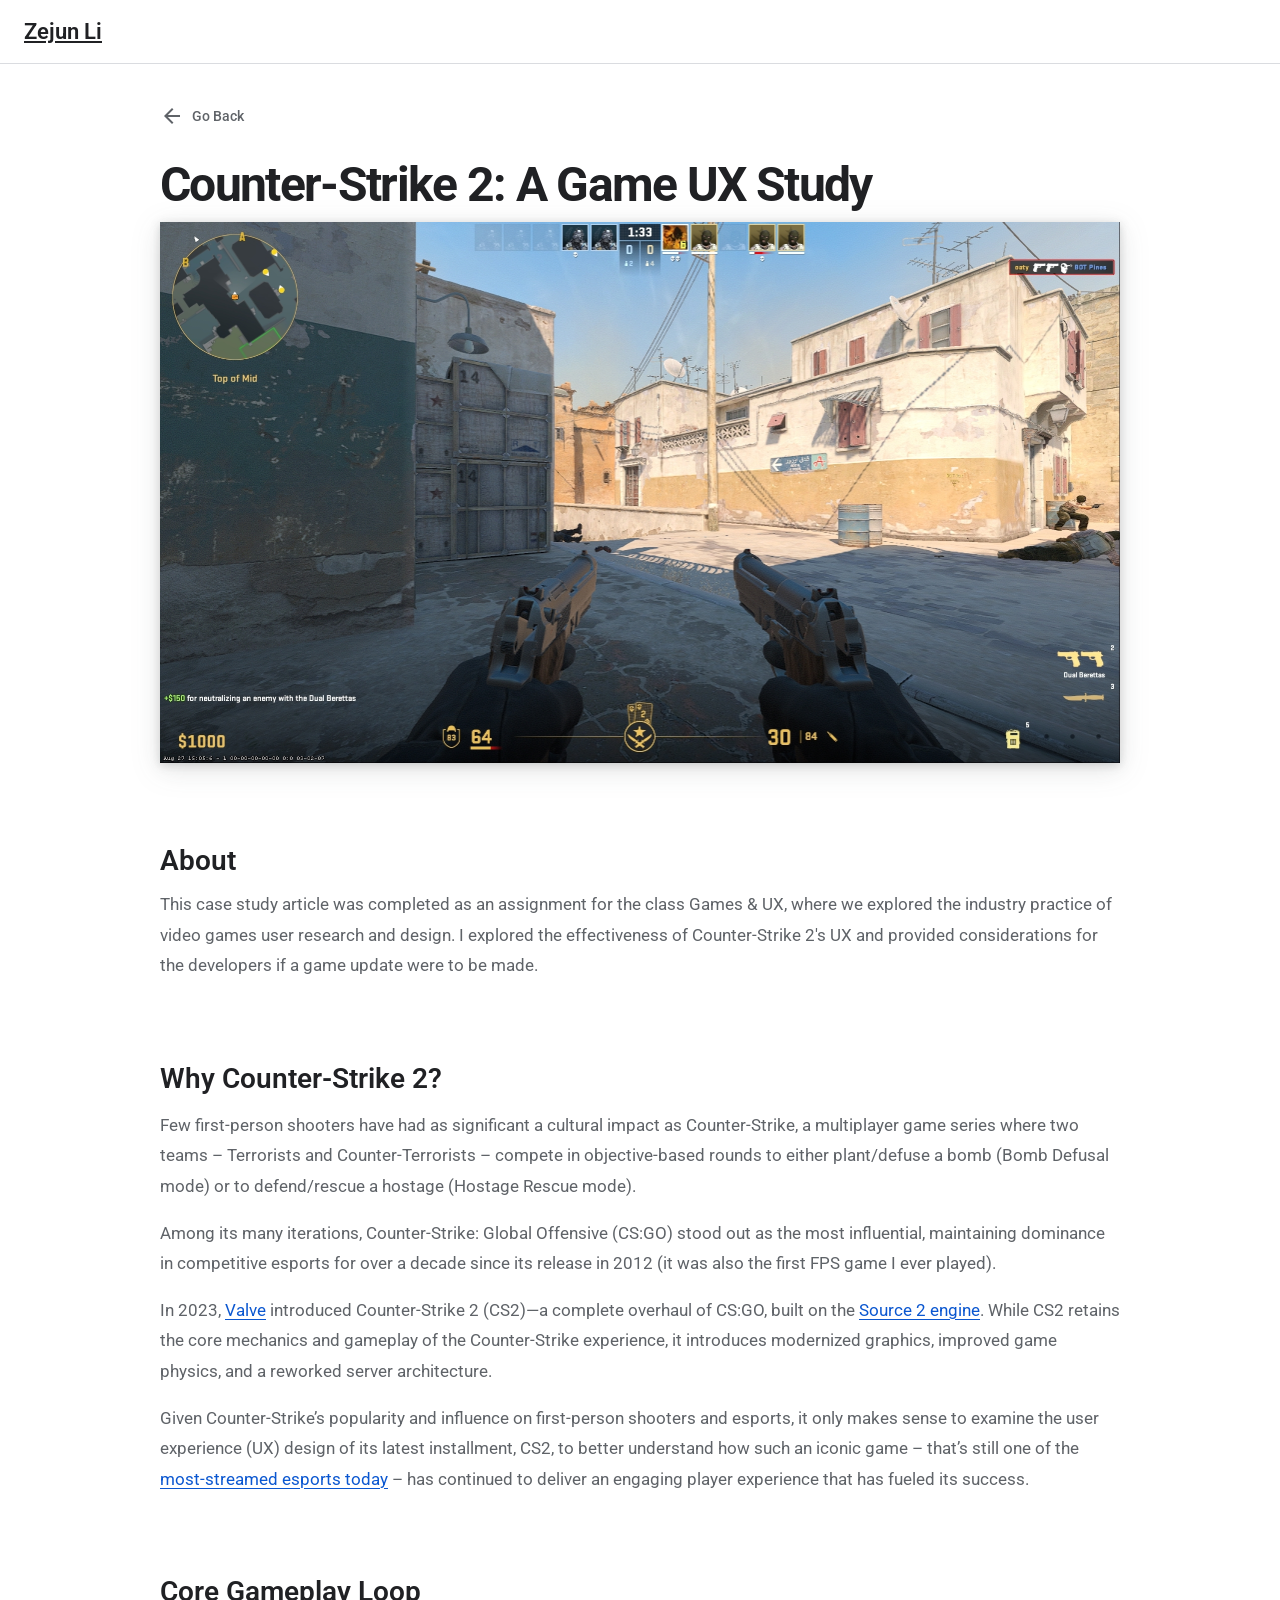
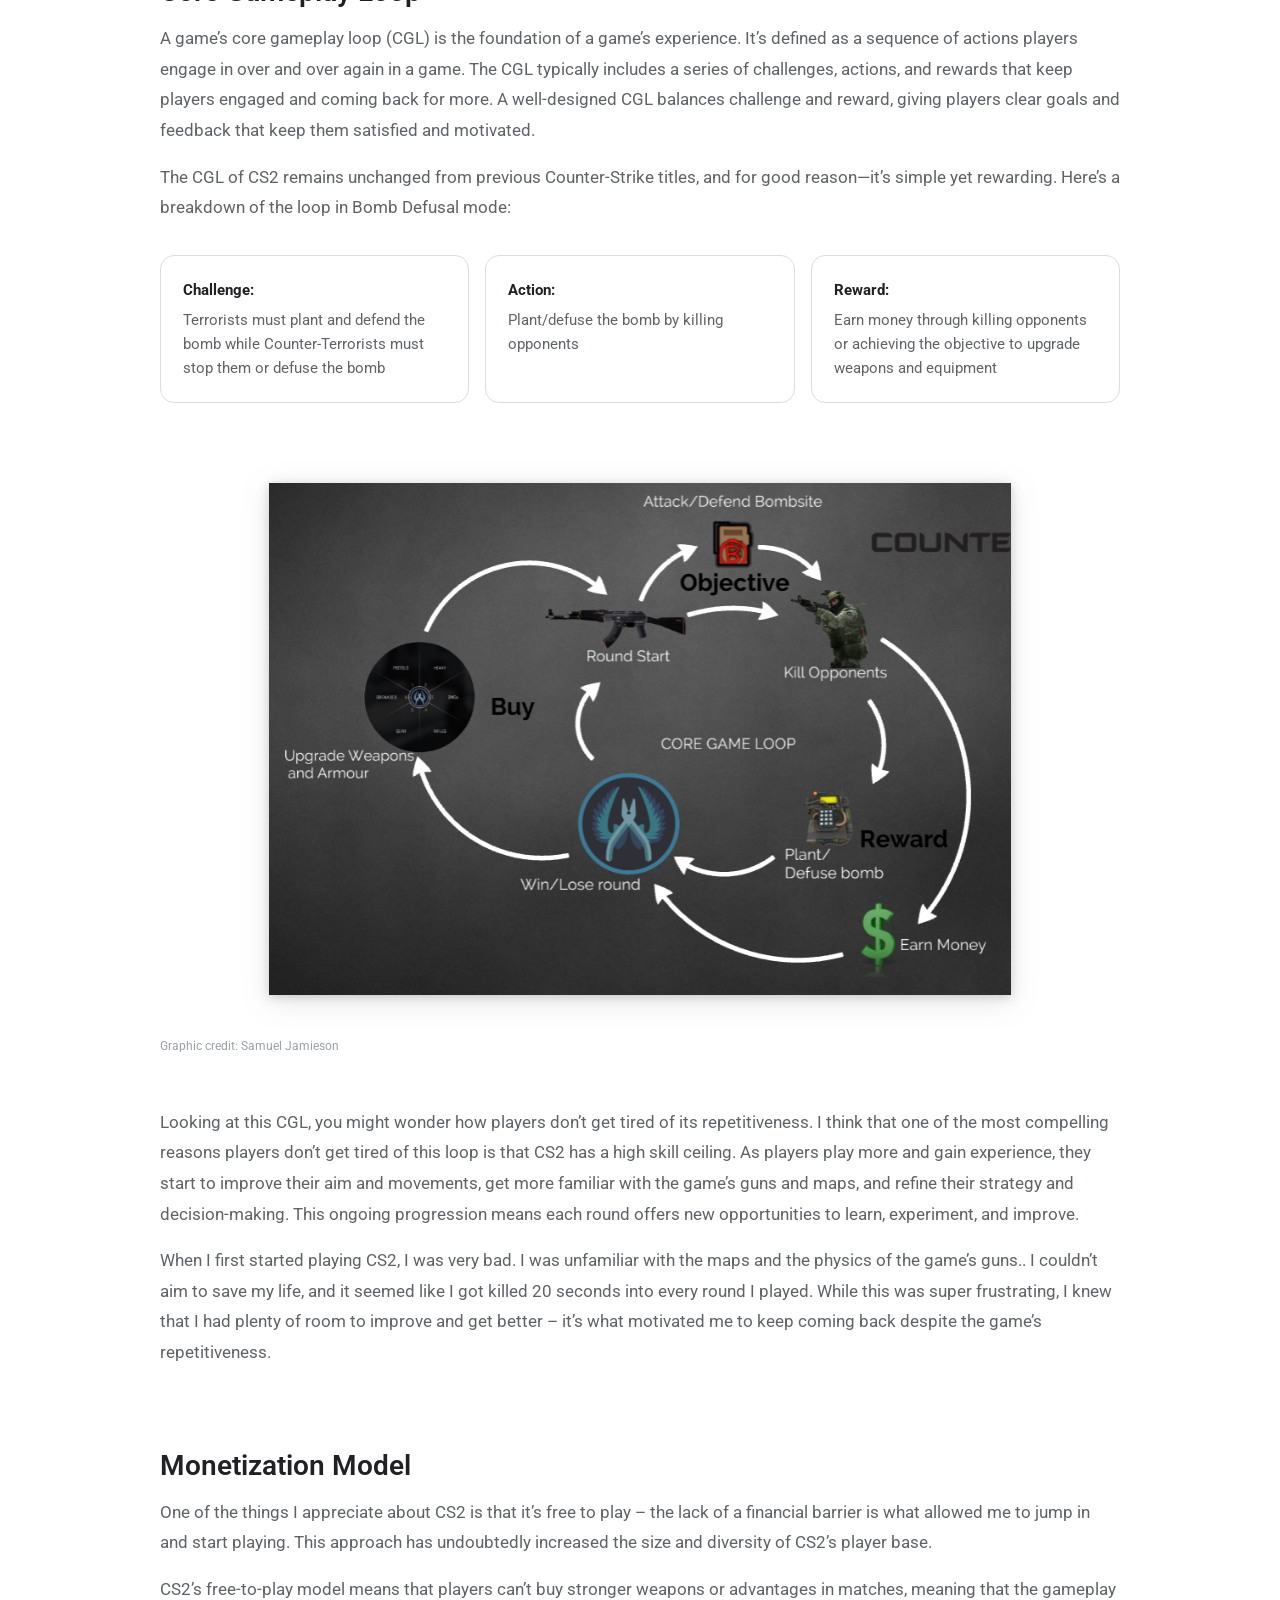
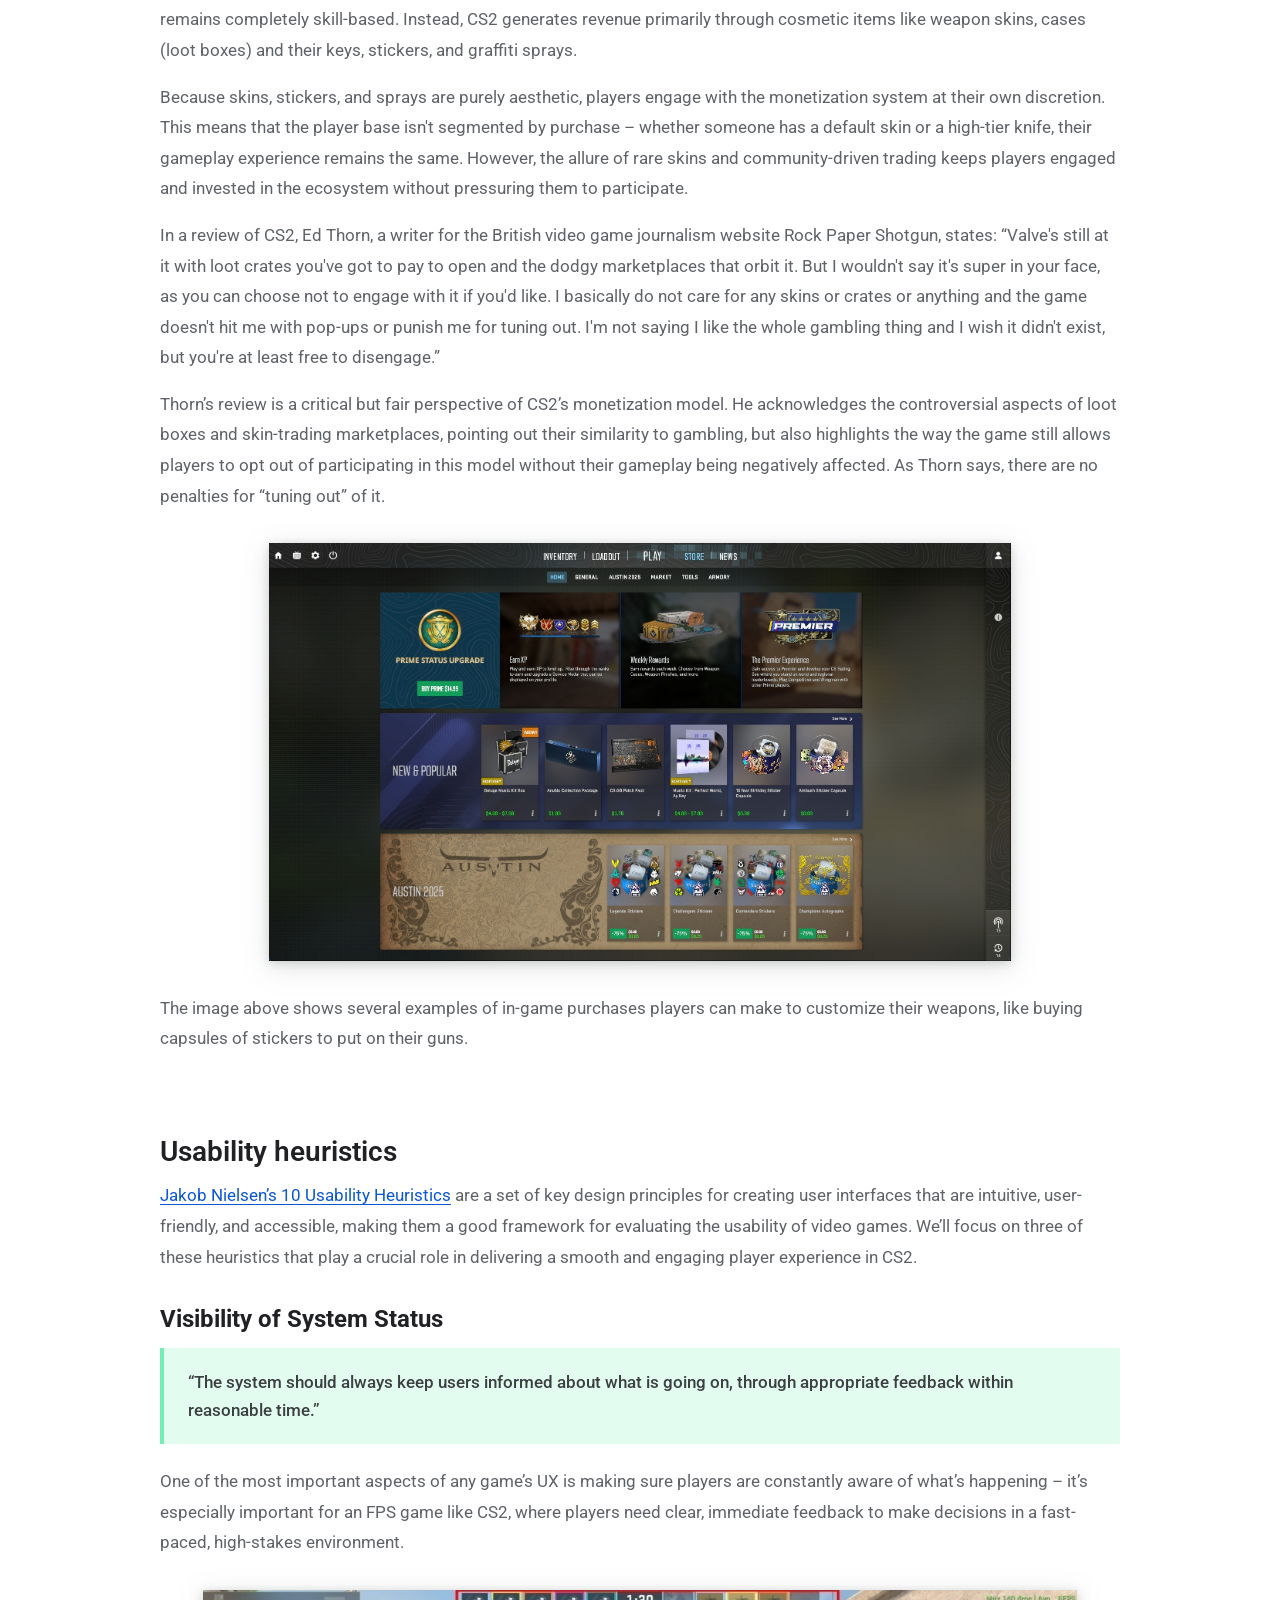
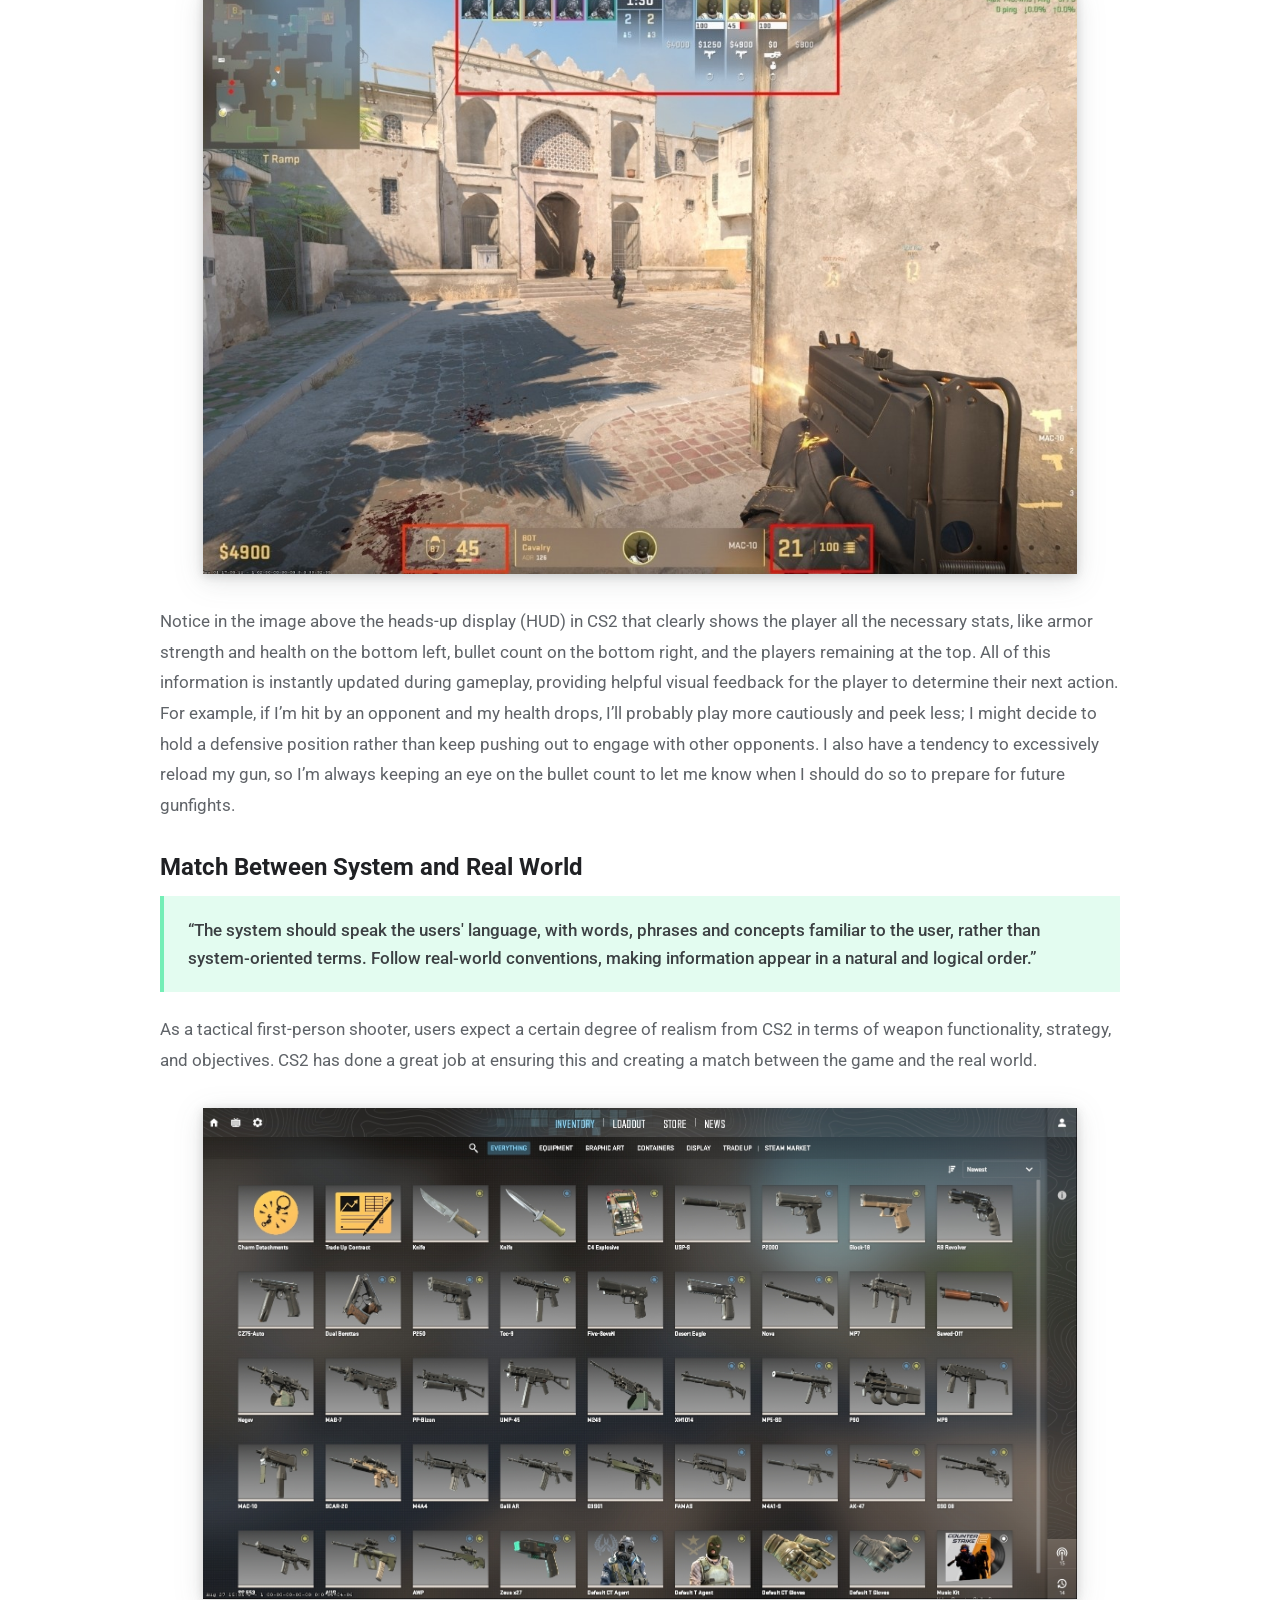
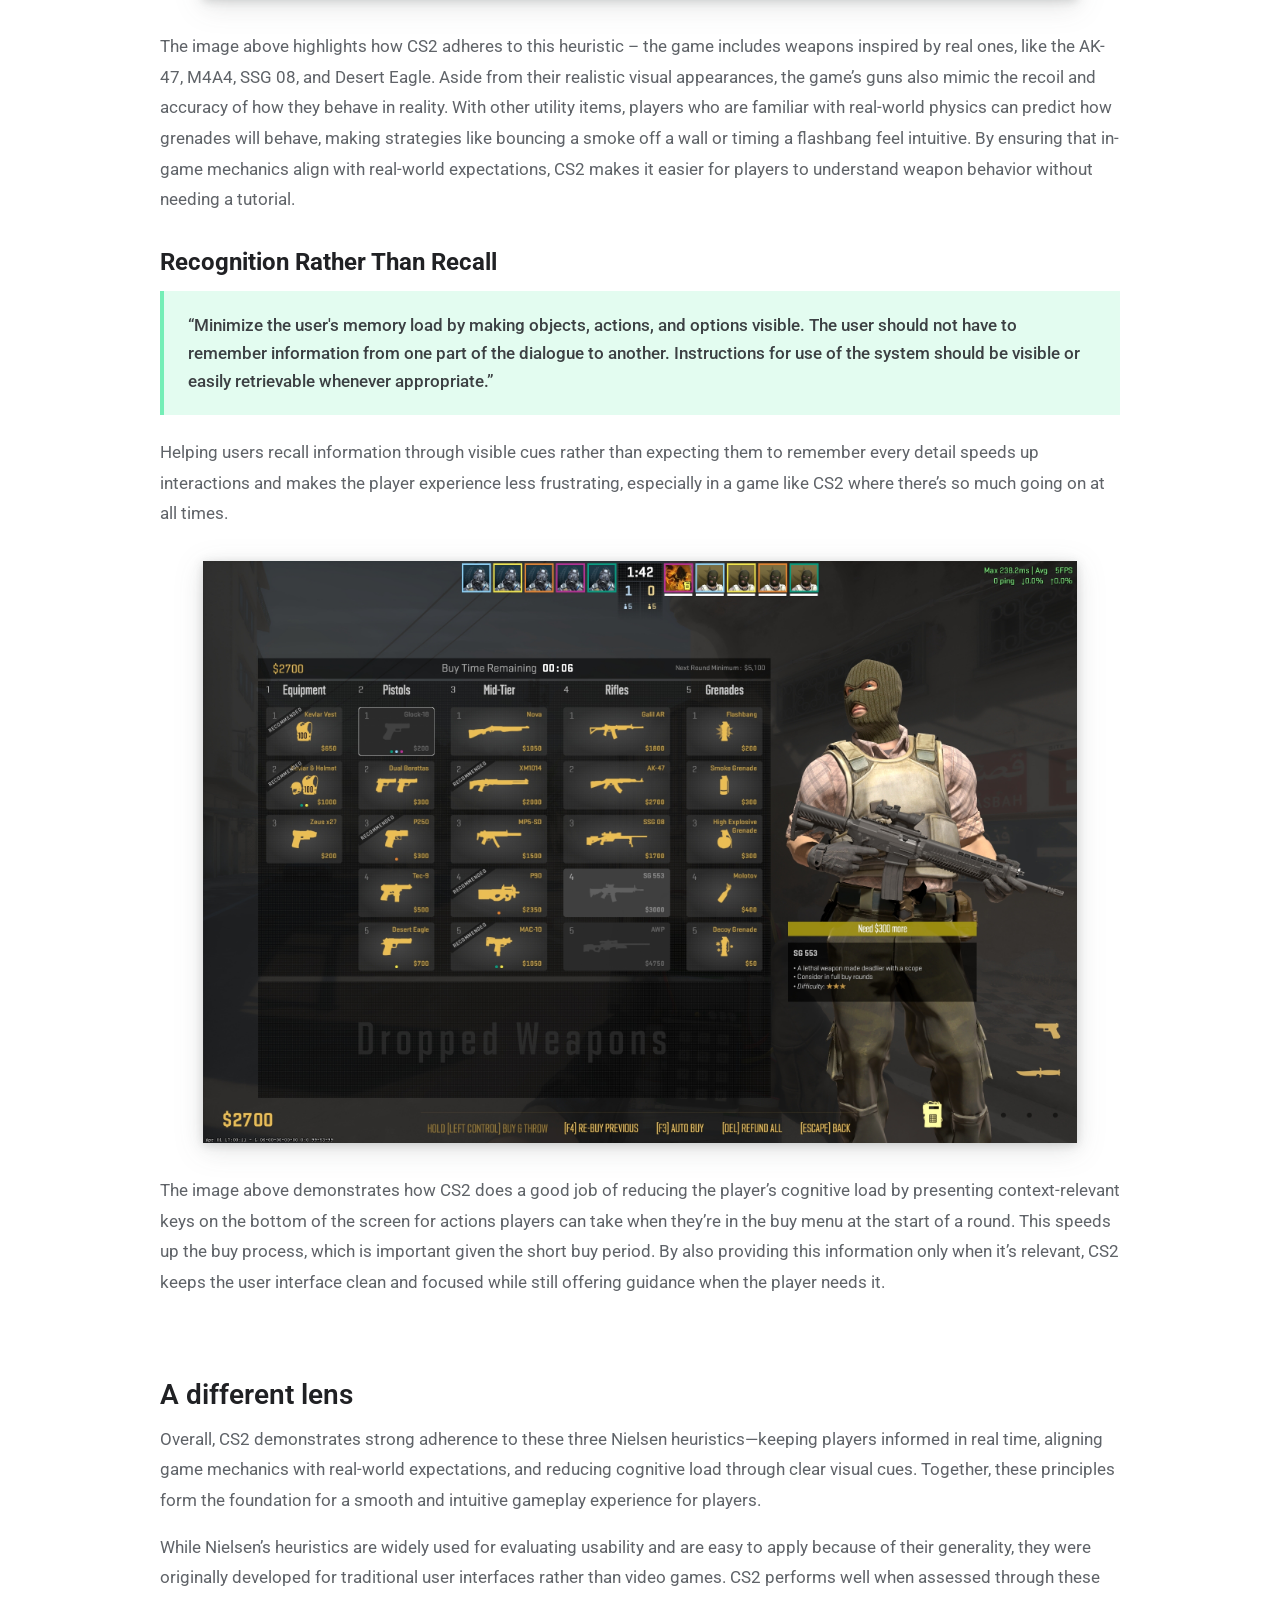
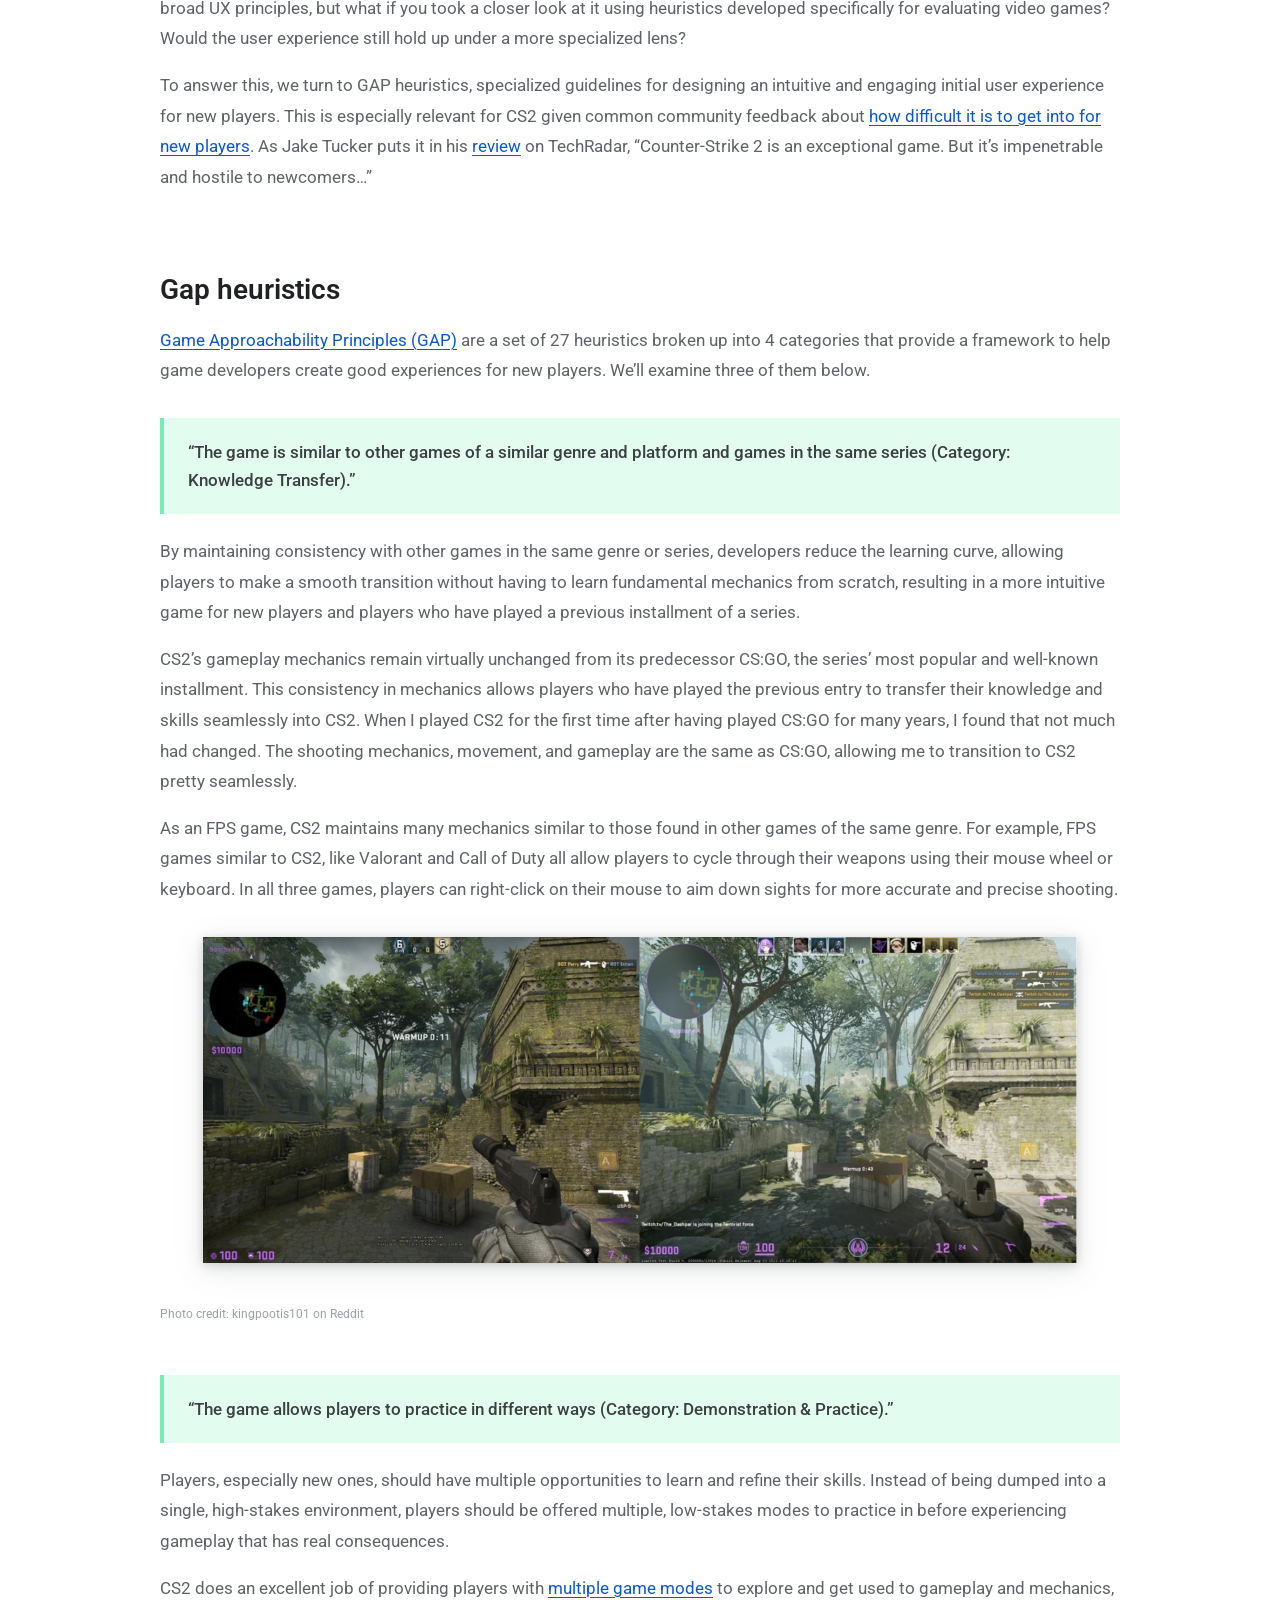
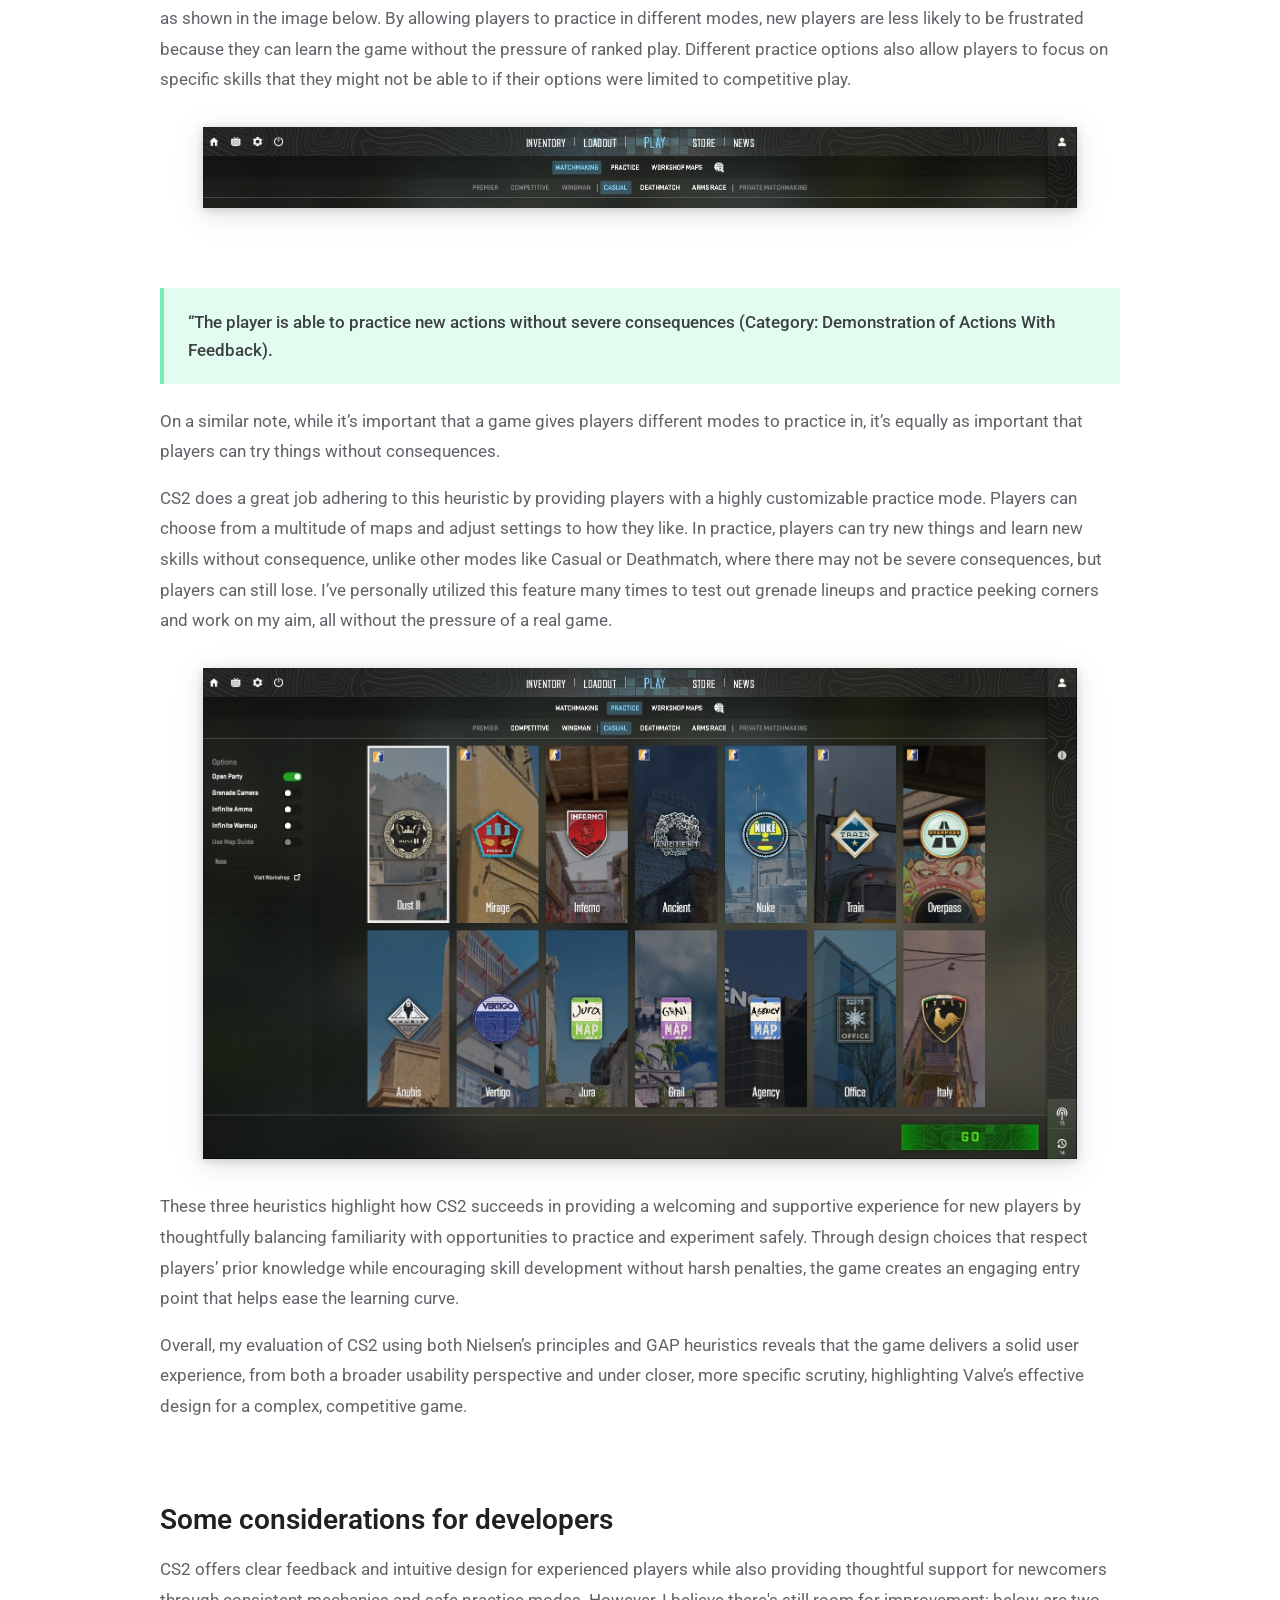
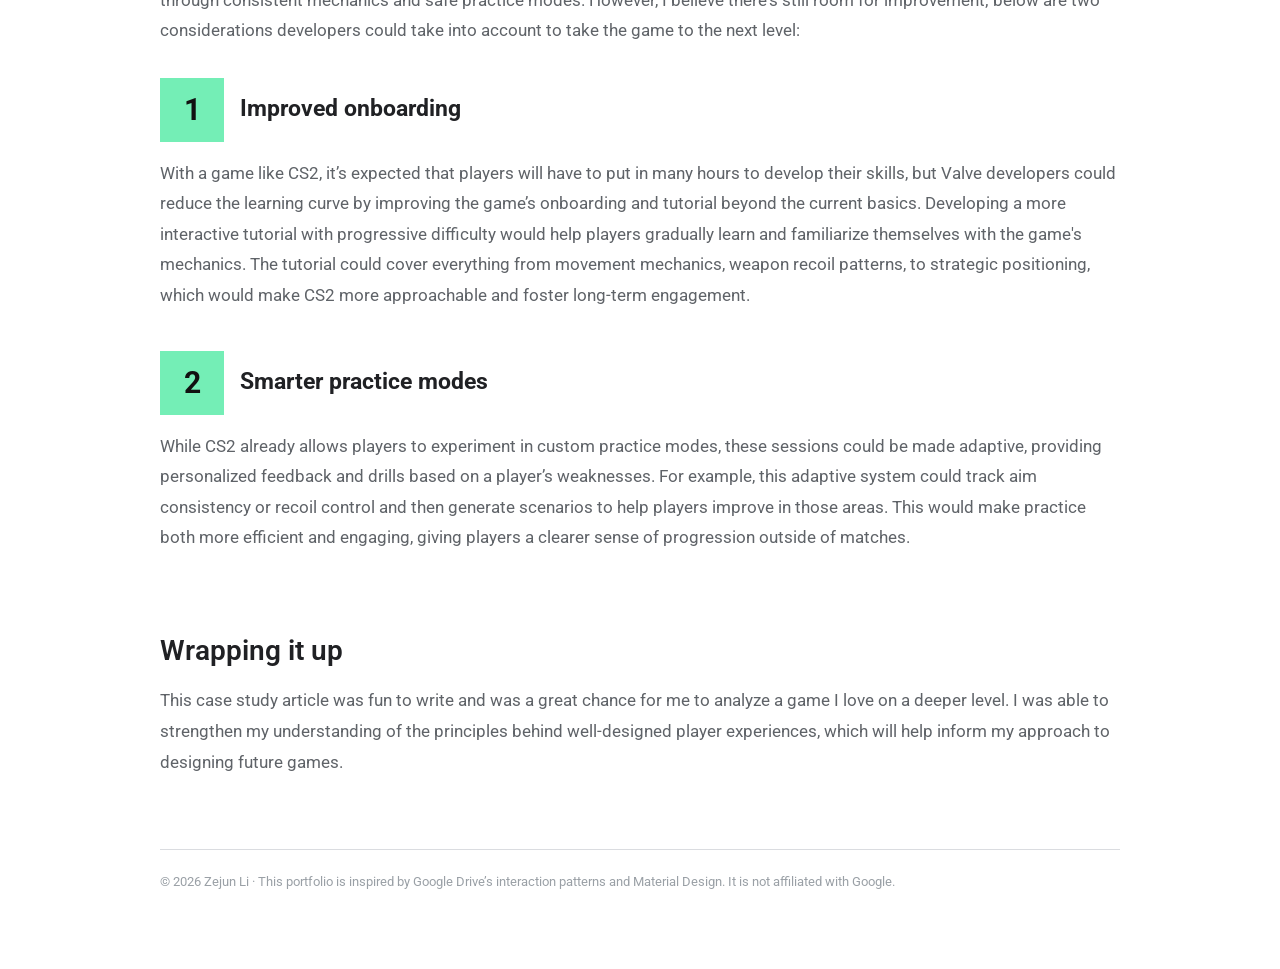
<file: projects/counter-strike-2.html>
<!DOCTYPE html>
<html lang="en">
<head>
    <meta charset="UTF-8">
    <meta name="viewport" content="width=device-width, initial-scale=1.0">
    <meta name="description" content="Counter-Strike 2 game UX study by Zejun Li.">
    <title>Counter-Strike 2: A Game UX Study — Zejun Li</title>
    <link href="https://fonts.googleapis.com/css2?family=Roboto:wght@400;500;600&display=swap" rel="stylesheet">
    <link rel="stylesheet" href="https://fonts.googleapis.com/css2?family=Material+Symbols+Outlined:opsz,wght,FILL,GRAD@20..48,100..700,0..1,-50..200">
    <link rel="stylesheet" href="../css/case-study.css">
</head>
<body class="case-study-body cs2-case-study">
    <header class="top-bar"><a class="top-bar-branding" href="../index.html">Zejun Li</a><button id="themeToggle" class="theme-toggle" type="button" aria-label="Toggle dark mode"></button></header>
    <div class="case-study-shell">
        <main class="case-study-main">
            <a class="case-study-back" href="../index.html#projects"><span class="material-symbols-outlined">arrow_back</span>Go Back</a>
            <article>
                <header class="case-study-hero"><h1>Counter-Strike 2: A Game UX Study</h1></header>
                <figure class="case-study-cover-image"><img src="../assets/images/counter-strike-2/player status.jpg" alt="Counter-Strike 2 gameplay"></figure>
                <div class="case-study-content">
                    <section class="case-study-section"><h2 class="case-study-kicker cs2-section-heading">About</h2><p>This case study article was completed as an assignment for the class Games &amp; UX, where we explored the industry practice of video games user research and design. I explored the effectiveness of Counter-Strike 2's UX and provided considerations for the developers if a game update were to be made.</p></section>

                    <section class="case-study-section"><h2>Why Counter-Strike 2?</h2><p>Few first-person shooters have had as significant a cultural impact as Counter-Strike, a multiplayer game series where two teams – Terrorists and Counter-Terrorists – compete in objective-based rounds to either plant/defuse a bomb (Bomb Defusal mode) or to defend/rescue a hostage (Hostage Rescue mode).</p><p>Among its many iterations, Counter-Strike: Global Offensive (CS:GO) stood out as the most influential, maintaining dominance in competitive esports for over a decade since its release in 2012 (it was also the first FPS game I ever played).</p><p>In 2023, <a href="https://en.wikipedia.org/wiki/Valve_Corporation" target="_blank" rel="noopener">Valve</a> introduced Counter-Strike 2 (CS2)—a complete overhaul of CS:GO, built on the <a href="https://en.wikipedia.org/wiki/Source_2" target="_blank" rel="noopener">Source 2 engine</a>. While CS2 retains the core mechanics and gameplay of the Counter-Strike experience, it introduces modernized graphics, improved game physics, and a reworked server architecture.</p><p>Given Counter-Strike’s popularity and influence on first-person shooters and esports, it only makes sense to examine the user experience (UX) design of its latest installment, CS2, to better understand how such an iconic game – that’s still one of the <a href="https://escharts.com/top-games?order=peak" target="_blank" rel="noopener">most-streamed esports today</a> – has continued to deliver an engaging player experience that has fueled its success.</p></section>

                    <section class="case-study-section"><h2>Core Gameplay Loop</h2><p>A game’s core gameplay loop (CGL) is the foundation of a game’s experience. It’s defined as a sequence of actions players engage in over and over again in a game. The CGL typically includes a series of challenges, actions, and rewards that keep players engaged and coming back for more. A well-designed CGL balances challenge and reward, giving players clear goals and feedback that keep them satisfied and motivated.</p><p>The CGL of CS2 remains unchanged from previous Counter-Strike titles, and for good reason—it’s simple yet rewarding. Here’s a breakdown of the loop in Bomb Defusal mode:</p></section>
                    <div class="case-study-loop"><p><strong>Challenge:</strong> Terrorists must plant and defend the bomb while Counter-Terrorists must stop them or defuse the bomb</p><p><strong>Action:</strong> Plant/defuse the bomb by killing opponents</p><p><strong>Reward:</strong> Earn money through killing opponents or achieving the objective to upgrade weapons and equipment</p></div>
                    <figure class="case-study-media"><img src="../assets/images/counter-strike-2/core gameplay loop.png" alt="Counter-Strike 2 core gameplay loop"></figure>
                    <p class="case-study-credit">Graphic credit: Samuel Jamieson</p>
                    <section class="case-study-section"><p>Looking at this CGL, you might wonder how players don’t get tired of its repetitiveness. I think that one of the most compelling reasons players don’t get tired of this loop is that CS2 has a high skill ceiling. As players play more and gain experience, they start to improve their aim and movements, get more familiar with the game’s guns and maps, and refine their strategy and decision-making. This ongoing progression means each round offers new opportunities to learn, experiment, and improve.</p><p>When I first started playing CS2, I was very bad. I was unfamiliar with the maps and the physics of the game’s guns.. I couldn’t aim to save my life, and it seemed like I got killed 20 seconds into every round I played. While this was super frustrating, I knew that I had plenty of room to improve and get better – it’s what motivated me to keep coming back despite the game’s repetitiveness.</p></section>

                    <section class="case-study-section"><h2>Monetization Model</h2><p>One of the things I appreciate about CS2 is that it’s free to play – the lack of a financial barrier is what allowed me to jump in and start playing. This approach has undoubtedly increased the size and diversity of CS2’s player base.</p><p>CS2’s free-to-play model means that players can’t buy stronger weapons or advantages in matches, meaning that the gameplay remains completely skill-based. Instead, CS2 generates revenue primarily through cosmetic items like weapon skins, cases (loot boxes) and their keys, stickers, and graffiti sprays.</p><p>Because skins, stickers, and sprays are purely aesthetic, players engage with the monetization system at their own discretion. This means that the player base isn't segmented by purchase – whether someone has a default skin or a high-tier knife, their gameplay experience remains the same. However, the allure of rare skins and community-driven trading keeps players engaged and invested in the ecosystem without pressuring them to participate.</p><p>In a review of CS2, Ed Thorn, a writer for the British video game journalism website Rock Paper Shotgun, states: “Valve's still at it with loot crates you've got to pay to open and the dodgy marketplaces that orbit it. But I wouldn't say it's super in your face, as you can choose not to engage with it if you'd like. I basically do not care for any skins or crates or anything and the game doesn't hit me with pop-ups or punish me for tuning out. I'm not saying I like the whole gambling thing and I wish it didn't exist, but you're at least free to disengage.”</p><p>Thorn’s review is a critical but fair perspective of CS2’s monetization model. He acknowledges the controversial aspects of loot boxes and skin-trading marketplaces, pointing out their similarity to gambling, but also highlights the way the game still allows players to opt out of participating in this model without their gameplay being negatively affected. As Thorn says, there are no penalties for “tuning out” of it.</p></section>
                    <figure class="case-study-media"><img src="../assets/images/counter-strike-2/store.jpg" alt="Counter-Strike 2 in-game store"></figure>
                    <section class="case-study-section"><p>The image above shows several examples of in-game purchases players can make to customize their weapons, like buying capsules of stickers to put on their guns.</p></section>

                    <section class="case-study-section"><h2 class="case-study-kicker cs2-section-heading">Usability heuristics</h2><p><a href="https://www.nngroup.com/articles/ten-usability-heuristics/" target="_blank" rel="noopener">Jakob Nielsen’s 10 Usability Heuristics</a> are a set of key design principles for creating user interfaces that are intuitive, user-friendly, and accessible, making them a good framework for evaluating the usability of video games. We’ll focus on three of these heuristics that play a crucial role in delivering a smooth and engaging player experience in CS2.</p></section>

                    <section class="case-study-section"><h2>Visibility of System Status</h2><blockquote class="case-study-heuristic">“The system should always keep users informed about what is going on, through appropriate feedback within reasonable time.”</blockquote><p>One of the most important aspects of any game’s UX is making sure players are constantly aware of what’s happening – it’s especially important for an FPS game like CS2, where players need clear, immediate feedback to make decisions in a fast-paced, high-stakes environment.</p></section>
                    <figure class="case-study-media"><img src="../assets/images/counter-strike-2/cs.jpg" alt="Counter-Strike 2 heads-up display showing player status"></figure>
                    <section class="case-study-section"><p>Notice in the image above the heads-up display (HUD) in CS2 that clearly shows the player all the necessary stats, like armor strength and health on the bottom left, bullet count on the bottom right, and the players remaining at the top. All of this information is instantly updated during gameplay, providing helpful visual feedback for the player to determine their next action. For example, if I’m hit by an opponent and my health drops, I’ll probably play more cautiously and peek less; I might decide to hold a defensive position rather than keep pushing out to engage with other opponents. I also have a tendency to excessively reload my gun, so I’m always keeping an eye on the bullet count to let me know when I should do so to prepare for future gunfights.</p></section>

                    <section class="case-study-section"><h2>Match Between System and Real World</h2><blockquote class="case-study-heuristic">“The system should speak the users' language, with words, phrases and concepts familiar to the user, rather than system-oriented terms. Follow real-world conventions, making information appear in a natural and logical order.”</blockquote><p>As a tactical first-person shooter, users expect a certain degree of realism from CS2 in terms of weapon functionality, strategy, and objectives. CS2 has done a great job at ensuring this and creating a match between the game and the real world.</p></section>
                    <figure class="case-study-media"><img src="../assets/images/counter-strike-2/inventory 2.jpg" alt="Counter-Strike 2 weapon inventory"></figure>
                    <section class="case-study-section"><p>The image above highlights how CS2 adheres to this heuristic – the game includes weapons inspired by real ones, like the AK-47, M4A4, SSG 08, and Desert Eagle. Aside from their realistic visual appearances, the game’s guns also mimic the recoil and accuracy of how they behave in reality. With other utility items, players who are familiar with real-world physics can predict how grenades will behave, making strategies like bouncing a smoke off a wall or timing a flashbang feel intuitive. By ensuring that in-game mechanics align with real-world expectations, CS2 makes it easier for players to understand weapon behavior without needing a tutorial.</p></section>

                    <section class="case-study-section"><h2>Recognition Rather Than Recall</h2><blockquote class="case-study-heuristic">“Minimize the user's memory load by making objects, actions, and options visible. The user should not have to remember information from one part of the dialogue to another. Instructions for use of the system should be visible or easily retrievable whenever appropriate.”</blockquote><p>Helping users recall information through visible cues rather than expecting them to remember every detail speeds up interactions and makes the player experience less frustrating, especially in a game like CS2 where there’s so much going on at all times.</p></section>
                    <figure class="case-study-media"><img src="../assets/images/counter-strike-2/inventory 1.jpg" alt="Counter-Strike 2 buy menu with visible controls"></figure>
                    <section class="case-study-section"><p>The image above demonstrates how CS2 does a good job of reducing the player’s cognitive load by presenting context-relevant keys on the bottom of the screen for actions players can take when they’re in the buy menu at the start of a round. This speeds up the buy process, which is important given the short buy period. By also providing this information only when it’s relevant, CS2 keeps the user interface clean and focused while still offering guidance when the player needs it.</p></section>

                    <section class="case-study-section"><h2 class="case-study-kicker cs2-section-heading">A different lens</h2><p>Overall, CS2 demonstrates strong adherence to these three Nielsen heuristics—keeping players informed in real time, aligning game mechanics with real-world expectations, and reducing cognitive load through clear visual cues. Together, these principles form the foundation for a smooth and intuitive gameplay experience for players.</p><p>While Nielsen’s heuristics are widely used for evaluating usability and are easy to apply because of their generality, they were originally developed for traditional user interfaces rather than video games. CS2 performs well when assessed through these broad UX principles, but what if you took a closer look at it using heuristics developed specifically for evaluating video games? Would the user experience still hold up under a more specialized lens?</p><p>To answer this, we turn to GAP heuristics, specialized guidelines for designing an intuitive and engaging initial user experience for new players. This is especially relevant for CS2 given common community feedback about <a href="https://www.reddit.com/r/cs2/comments/1fk5f8q/this_game_is_pretty_hard_to_get_into_as_a_new/" target="_blank" rel="noopener">how difficult it is to get into for new players</a>. As Jake Tucker puts it in his <a href="https://www.techradar.com/gaming/counter-strike-2-review-clicking-heads" target="_blank" rel="noopener">review</a> on TechRadar, “Counter-Strike 2 is an exceptional game. But it’s impenetrable and hostile to newcomers…”</p></section>

                    <section class="case-study-section"><p class="case-study-kicker">Gap heuristics</p><p><a href="https://www.userbehavioristics.com/gap-and-play/skd4rk7fjn6mmr6cyz5u72yxra2962-tmnsy-xf7ry" target="_blank" rel="noopener">Game Approachability Principles (GAP)</a> are a set of 27 heuristics broken up into 4 categories that provide a framework to help game developers create good experiences for new players. We’ll examine three of them below.</p></section>

                    <section class="case-study-section"><blockquote class="case-study-heuristic">“The game is similar to other games of a similar genre and platform and games in the same series (Category: Knowledge Transfer).”</blockquote><p>By maintaining consistency with other games in the same genre or series, developers reduce the learning curve, allowing players to make a smooth transition without having to learn fundamental mechanics from scratch, resulting in a more intuitive game for new players and players who have played a previous installment of a series.</p><p>CS2’s gameplay mechanics remain virtually unchanged from its predecessor CS:GO, the series’ most popular and well-known installment. This consistency in mechanics allows players who have played the previous entry to transfer their knowledge and skills seamlessly into CS2. When I played CS2 for the first time after having played CS:GO for many years, I found that not much had changed. The shooting mechanics, movement, and gameplay are the same as CS:GO, allowing me to transition to CS2 pretty seamlessly.</p><p>As an FPS game, CS2 maintains many mechanics similar to those found in other games of the same genre. For example, FPS games similar to CS2, like Valorant and Call of Duty all allow players to cycle through their weapons using their mouse wheel or keyboard. In all three games, players can right-click on their mouse to aim down sights for more accurate and precise shooting.</p></section>
                    <figure class="case-study-media"><img src="../assets/images/counter-strike-2/comparison.jpg" alt="Comparison of controls in similar first-person shooters"></figure>
                    <p class="case-study-credit">Photo credit: kingpootis101 on Reddit</p>

                    <section class="case-study-section"><blockquote class="case-study-heuristic">“The game allows players to practice in different ways (Category: Demonstration &amp; Practice).”</blockquote><p>Players, especially new ones, should have multiple opportunities to learn and refine their skills. Instead of being dumped into a single, high-stakes environment, players should be offered multiple, low-stakes modes to practice in before experiencing gameplay that has real consequences.</p><p>CS2 does an excellent job of providing players with <a href="https://dmarket.com/blog/cs2-game-modes/" target="_blank" rel="noopener">multiple game modes</a> to explore and get used to gameplay and mechanics, as shown in the image below. By allowing players to practice in different modes, new players are less likely to be frustrated because they can learn the game without the pressure of ranked play. Different practice options also allow players to focus on specific skills that they might not be able to if their options were limited to competitive play.</p></section>
                    <figure class="case-study-media"><img src="../assets/images/counter-strike-2/game modes.jpg" alt="Counter-Strike 2 game mode options"></figure>

                    <section class="case-study-section"><blockquote class="case-study-heuristic">“The player is able to practice new actions without severe consequences (Category: Demonstration of Actions With Feedback).</blockquote><p>On a similar note, while it’s important that a game gives players different modes to practice in, it’s equally as important that players can try things without consequences.</p><p>CS2 does a great job adhering to this heuristic by providing players with a highly customizable practice mode. Players can choose from a multitude of maps and adjust settings to how they like. In practice, players can try new things and learn new skills without consequence, unlike other modes like Casual or Deathmatch, where there may not be severe consequences, but players can still lose. I’ve personally utilized this feature many times to test out grenade lineups and practice peeking corners and work on my aim, all without the pressure of a real game.</p></section>
                    <figure class="case-study-media"><img src="../assets/images/counter-strike-2/practice mode.jpg" alt="Counter-Strike 2 customizable practice mode"></figure>
                    <section class="case-study-section"><p>These three heuristics highlight how CS2 succeeds in providing a welcoming and supportive experience for new players by thoughtfully balancing familiarity with opportunities to practice and experiment safely. Through design choices that respect players’ prior knowledge while encouraging skill development without harsh penalties, the game creates an engaging entry point that helps ease the learning curve.</p><p>Overall, my evaluation of CS2 using both Nielsen’s principles and GAP heuristics reveals that the game delivers a solid user experience, from both a broader usability perspective and under closer, more specific scrutiny, highlighting Valve’s effective design for a complex, competitive game.</p></section>

                    <section class="case-study-section"><p class="case-study-kicker">Some considerations for developers</p><p>CS2 offers clear feedback and intuitive design for experienced players while also providing thoughtful support for newcomers through consistent mechanics and safe practice modes. However, I believe there's still room for improvement; below are two considerations developers could take into account to take the game to the next level:</p></section>
                    <div class="case-study-recommendations"><section><span>1</span><h2>Improved onboarding</h2><p>With a game like CS2, it’s expected that players will have to put in many hours to develop their skills, but Valve developers could reduce the learning curve by improving the game’s onboarding and tutorial beyond the current basics. Developing a more interactive tutorial with progressive difficulty would help players gradually learn and familiarize themselves with the game's mechanics. The tutorial could cover everything from movement mechanics, weapon recoil patterns, to strategic positioning, which would make CS2 more approachable and foster long-term engagement.</p></section><section><span>2</span><h2>Smarter practice modes</h2><p>While CS2 already allows players to experiment in custom practice modes, these sessions could be made adaptive, providing personalized feedback and drills based on a player’s weaknesses. For example, this adaptive system could track aim consistency or recoil control and then generate scenarios to help players improve in those areas. This would make practice both more efficient and engaging, giving players a clearer sense of progression outside of matches.</p></section></div>

                    <section class="case-study-section"><p class="case-study-kicker">Wrapping it up</p><p>This case study article was fun to write and was a great chance for me to analyze a game I love on a deeper level. I was able to strengthen my understanding of the principles behind well-designed player experiences, which will help inform my approach to designing future games.</p></section>
                </div>
            </article>
            <footer class="case-study-footer">© 2026 Zejun Li · This portfolio is inspired by Google Drive’s interaction patterns and Material Design. It is not affiliated with Google.</footer>
        </main>
    </div>
    <script src="../js/case-study.js?v=20260811"></script>
</body>
</html>
</file>
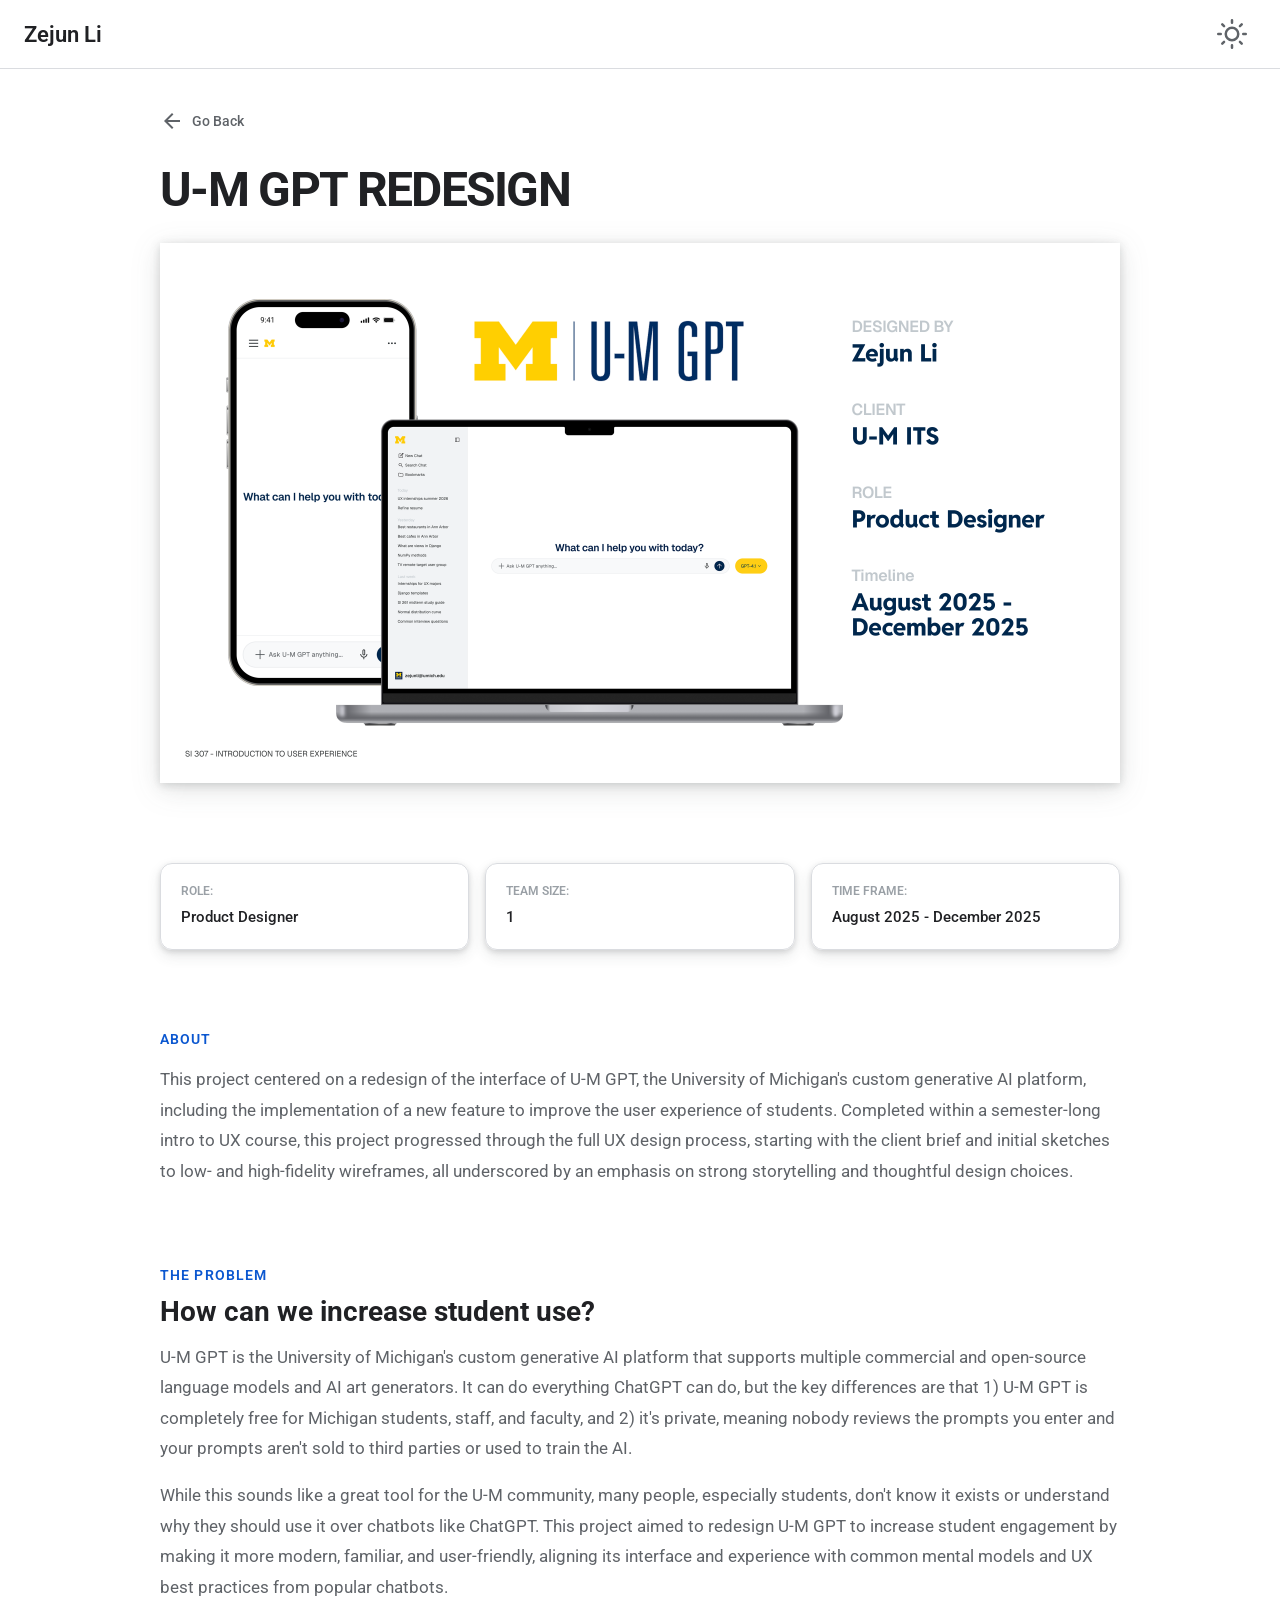
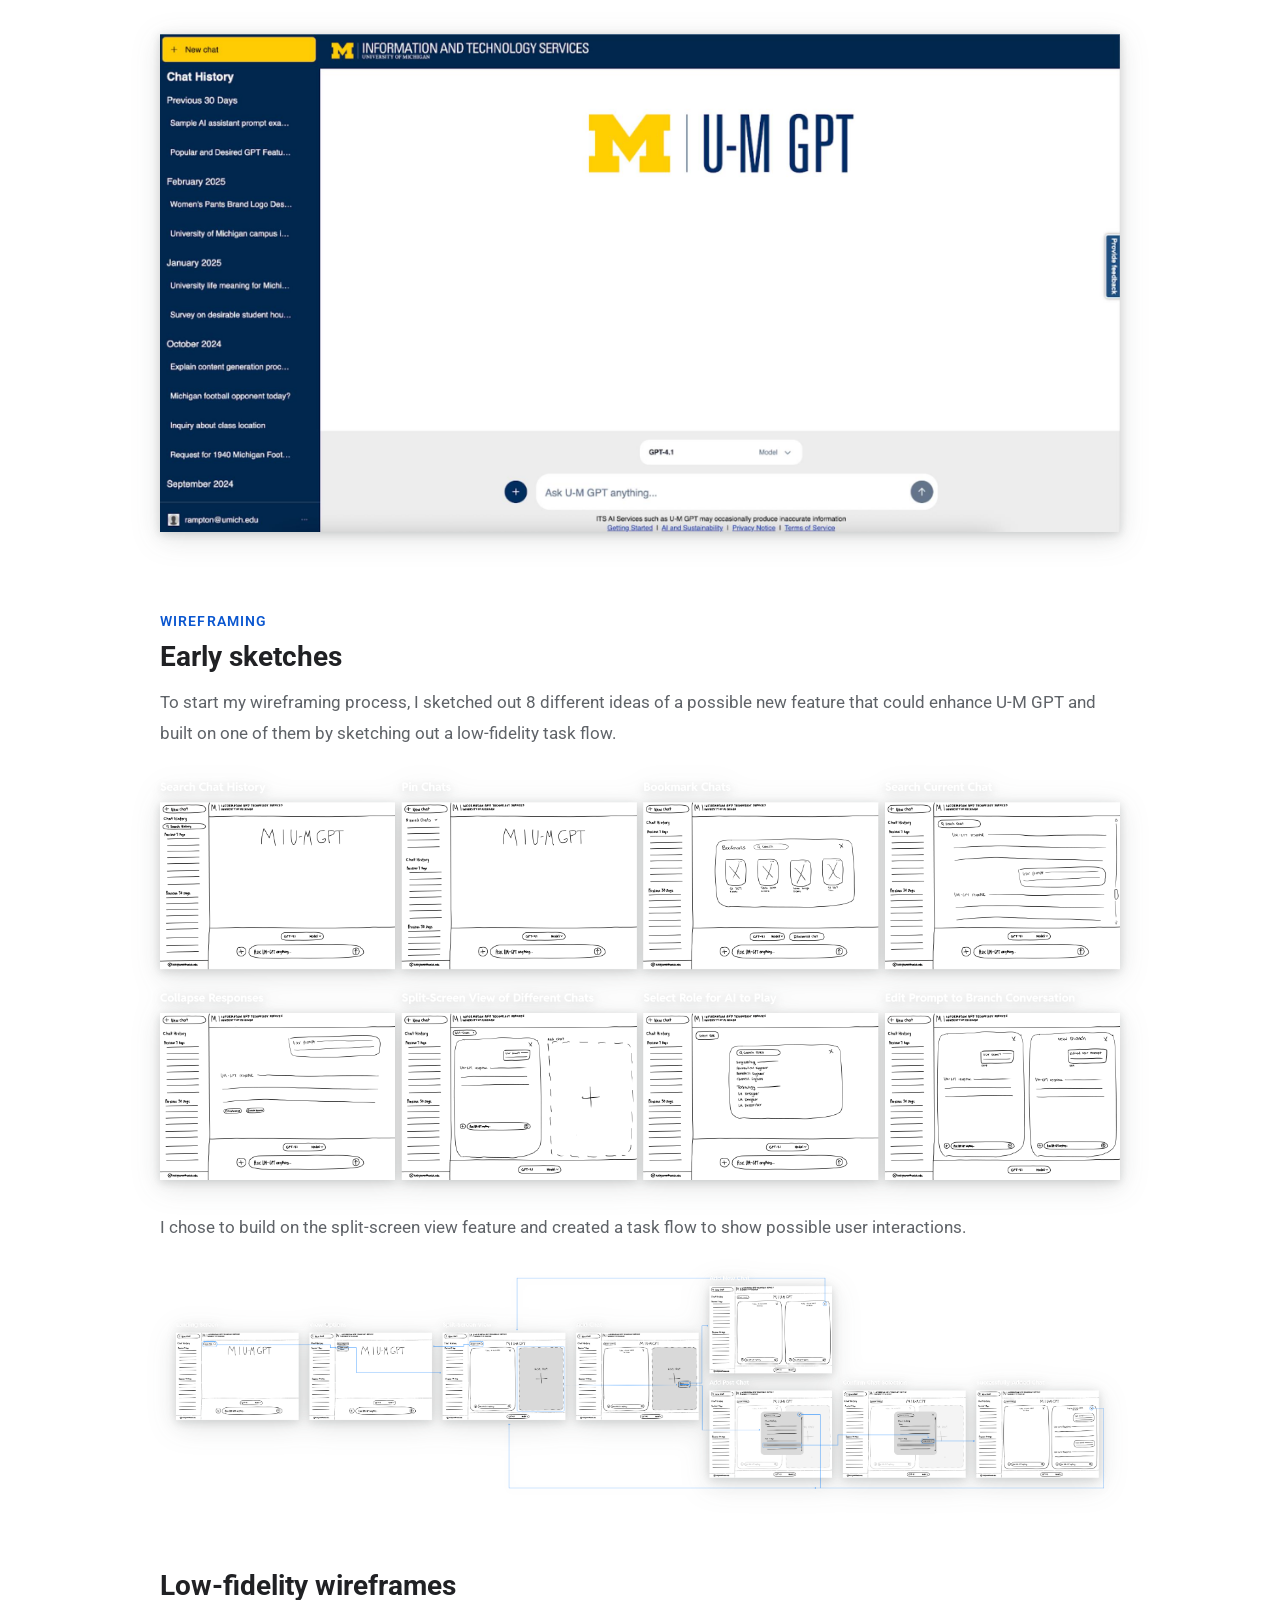
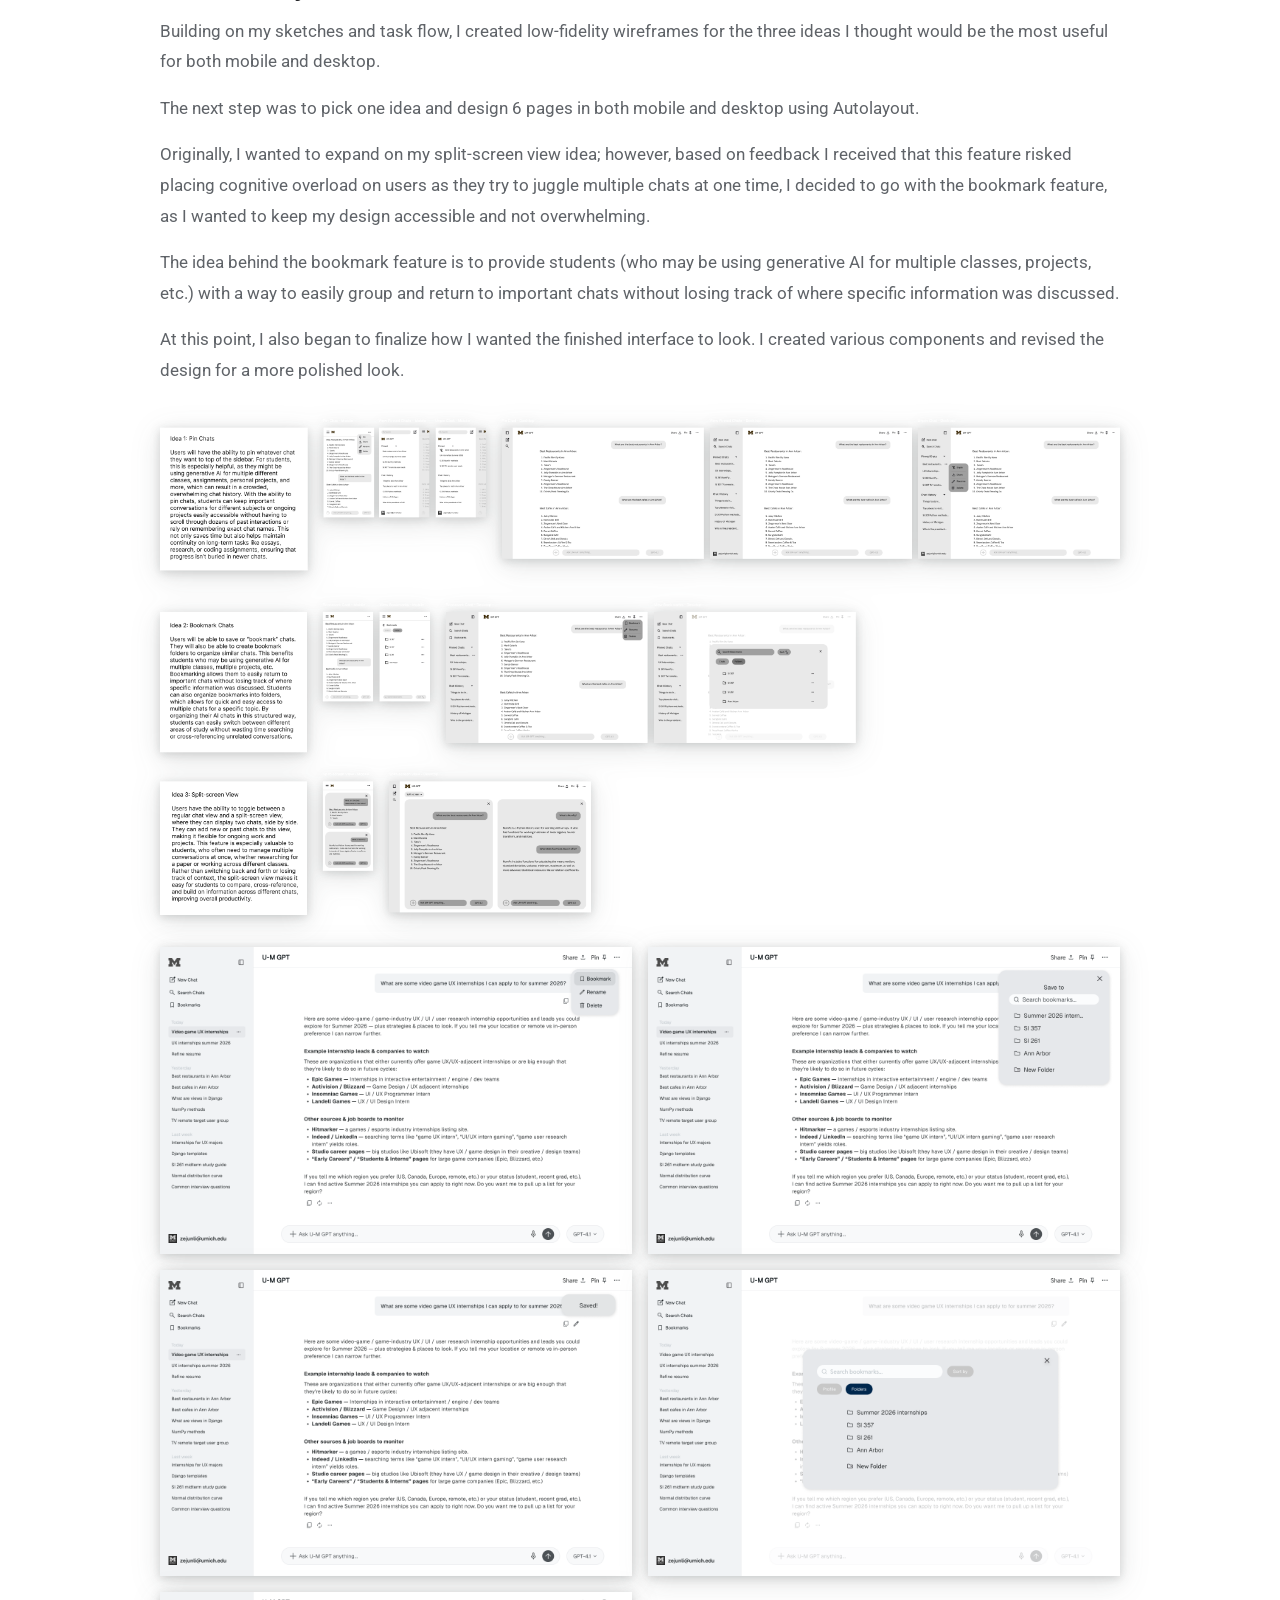
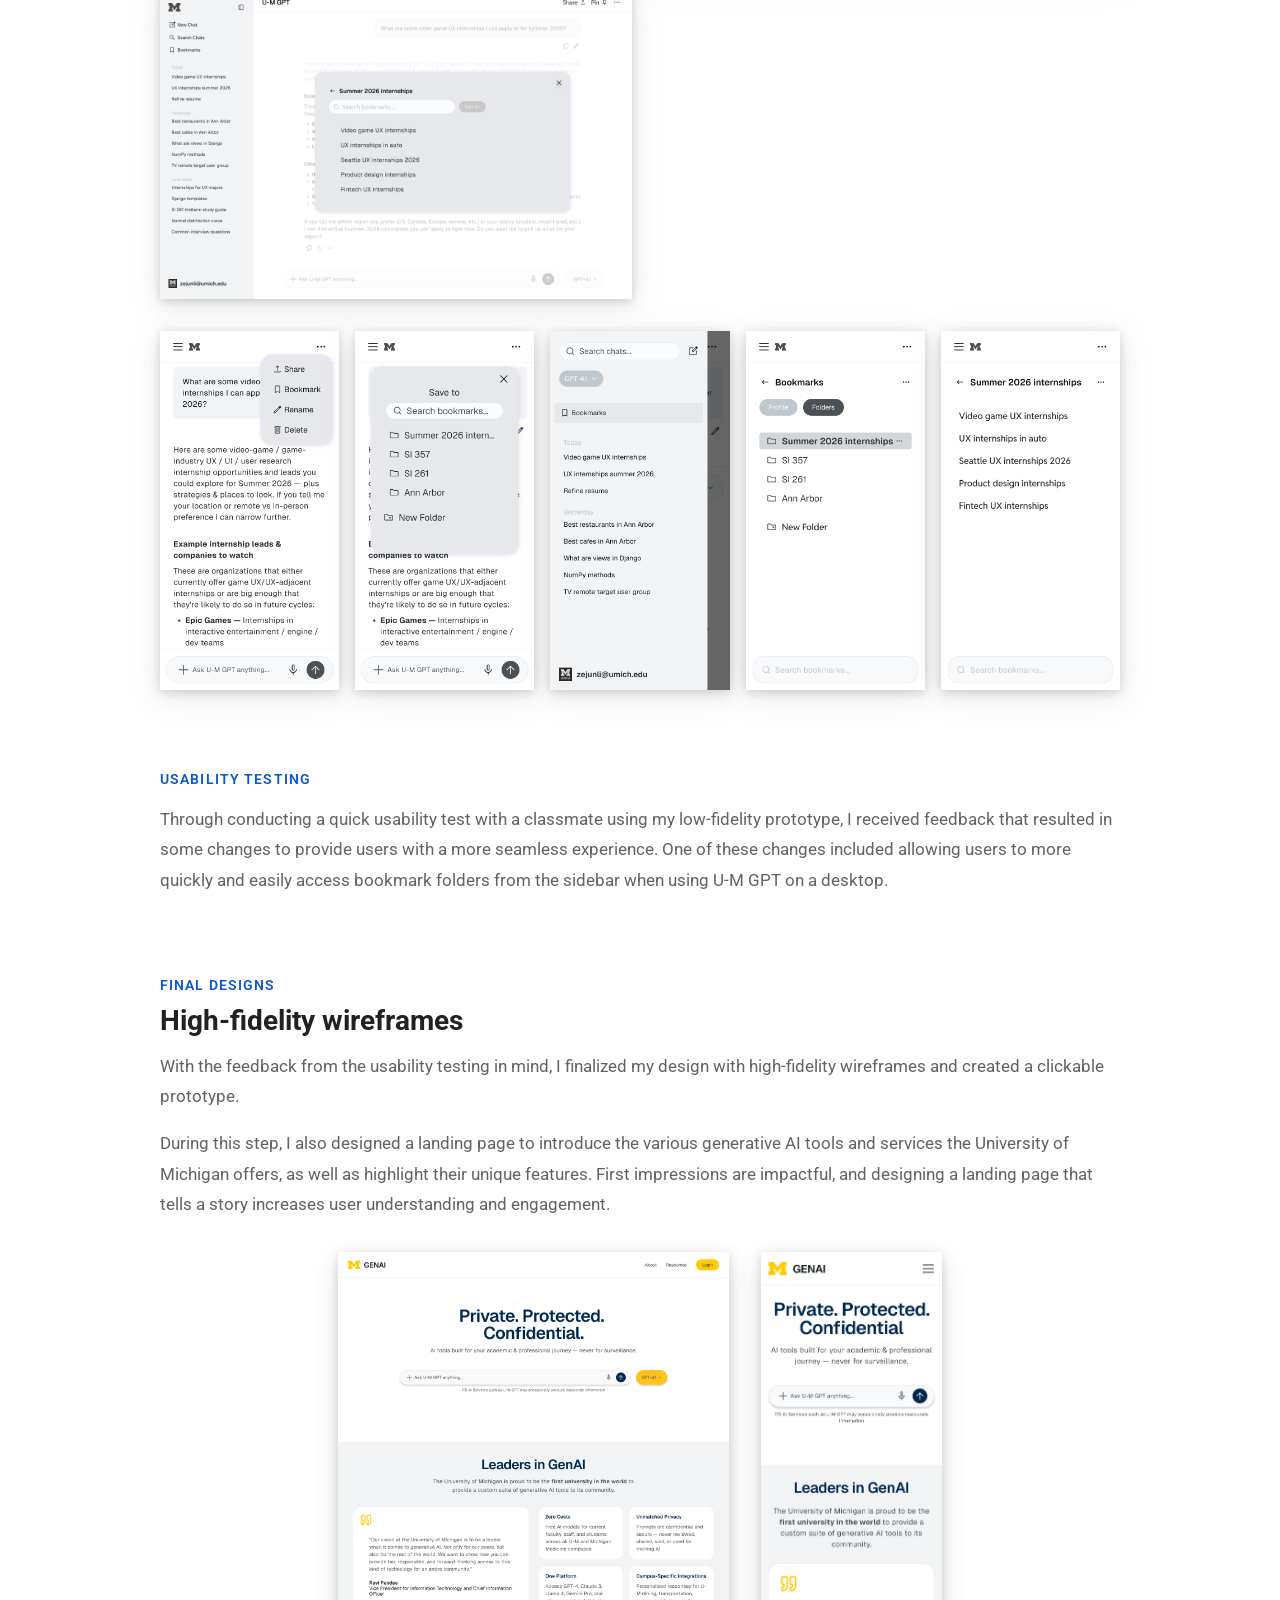
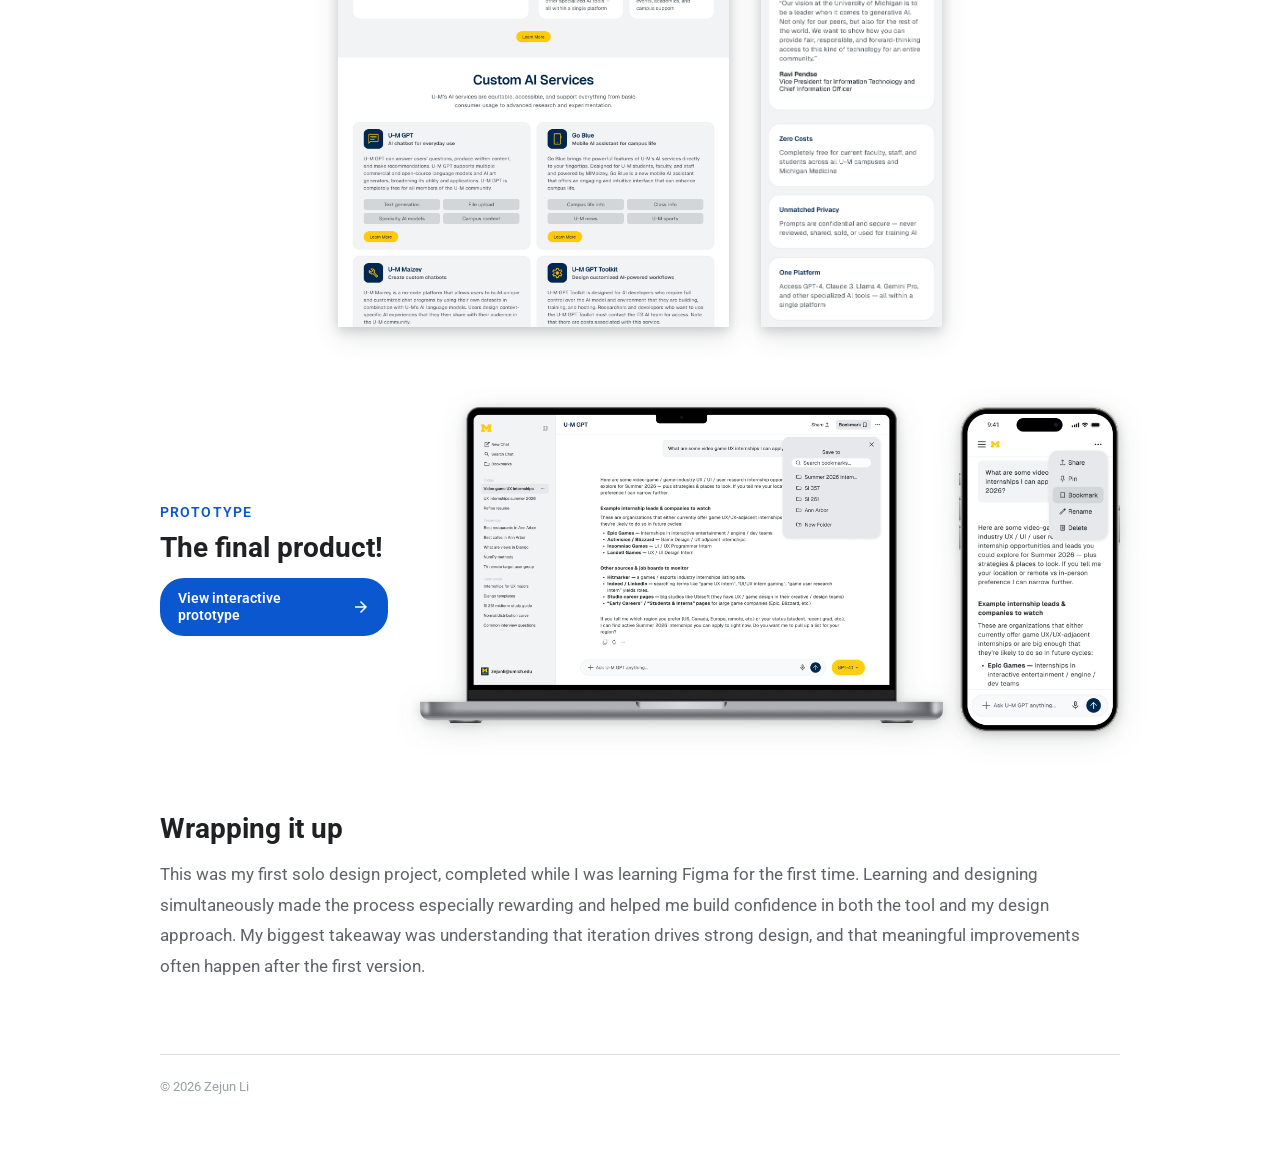
<file: projects/um-gpt.html>
<!DOCTYPE html>
<html lang="en">
<head>
    <meta charset="UTF-8">
    <meta name="viewport" content="width=device-width, initial-scale=1.0">
    <meta name="description" content="U-M GPT redesign case study by Zejun Li.">
    <title>U-M GPT — Zejun Li</title>
    <link href="https://fonts.googleapis.com/css2?family=Roboto:wght@400;500;600&display=swap" rel="stylesheet">
    <link rel="stylesheet" href="https://fonts.googleapis.com/css2?family=Material+Symbols+Outlined:opsz,wght,FILL,GRAD@20..48,100..700,0..1,-50..200">
    <link rel="stylesheet" href="../css/case-study.css">
</head>
<body class="case-study-body">
    <header class="top-bar">
        <a class="top-bar-branding" href="../index.html" style="text-decoration:none">Zejun Li</a>
        <div class="top-bar-actions">
            <button id="themeToggle" class="theme-toggle" type="button" aria-label="Toggle dark mode"><svg class="sun-icon" viewBox="0 0 24 24"><circle cx="12" cy="12" r="5"/><path d="M12 1V3M12 21V23M4.22 4.22L5.64 5.64M18.36 18.36L19.78 19.78M1 12H3M21 12H23M4.22 19.78L5.64 18.36M18.36 5.64L19.78 4.22"/></svg><svg class="moon-icon" viewBox="0 0 24 24" style="display:none"><path d="M21 12.79A9 9 0 1 1 11.21 3 7 7 0 0 0 21 12.79Z"/></svg></button>
        </div>
    </header>
    <div class="case-study-shell"><main class="case-study-main">
        <a class="case-study-back" href="../index.html#projects"><span class="material-symbols-outlined">arrow_back</span>Go Back</a>
        <article>
            <header class="case-study-hero"><h1>U-M GPT REDESIGN</h1></header>
            <figure class="case-study-cover case-study-cover-image"><img src="../assets/images/um-gpt/umgpt cover slide.png" alt="U-M GPT redesign cover slide"></figure>
            <dl class="case-study-meta"><div><dt>Role:</dt><dd>Product Designer</dd></div><div><dt>Team Size:</dt><dd>1</dd></div><div><dt>Time Frame:</dt><dd>August 2025 - December 2025</dd></div></dl>
            <div class="case-study-content">
                <section class="case-study-section"><p class="case-study-kicker">About</p><p>This project centered on a redesign of the interface of U-M GPT, the University of Michigan's custom generative AI platform, including the implementation of a new feature to improve the user experience of students. Completed within a semester-long intro to UX course, this project progressed through the full UX design process, starting with the client brief and initial sketches to low- and high-fidelity wireframes, all underscored by an emphasis on strong storytelling and thoughtful design choices.</p></section>

                <section class="case-study-section"><p class="case-study-kicker">The problem</p><h2>How can we increase student use?</h2><p>U-M GPT is the University of Michigan's custom generative AI platform that supports multiple commercial and open-source language models and AI art generators. It can do everything ChatGPT can do, but the key differences are that 1) U-M GPT is completely free for Michigan students, staff, and faculty, and 2) it's private, meaning nobody reviews the prompts you enter and your prompts aren't sold to third parties or used to train the AI.</p><p>While this sounds like a great tool for the U-M community, many people, especially students, don't know it exists or understand why they should use it over chatbots like ChatGPT. This project aimed to redesign U-M GPT to increase student engagement by making it more modern, familiar, and user-friendly, aligning its interface and experience with common mental models and UX best practices from popular chatbots.</p></section>
                <figure class="case-study-media"><img src="../assets/images/um-gpt/old umgpt.jpg" alt="Original U-M GPT interface"></figure>

                <div class="case-study-early-sketches">
                    <section class="case-study-section"><p class="case-study-kicker">Wireframing</p><h2>Early sketches</h2><p>To start my wireframing process, I sketched out 8 different ideas of a possible new feature that could enhance U-M GPT and built on one of them by sketching out a low-fidelity task flow.</p></section>
                    <figure class="case-study-media"><img src="../assets/images/um-gpt/sketches.png" alt="Eight sketches of possible U-M GPT features"></figure>
                    <section class="case-study-section"><p>I chose to build on the split-screen view feature and created a task flow to show possible user interactions.</p></section>
                    <figure class="case-study-media"><img src="../assets/images/um-gpt/task flow transparent.png" alt="Split-screen feature task flow"></figure>
                </div>

                <section class="case-study-section"><h2>Low-fidelity wireframes</h2><p>Building on my sketches and task flow, I created low-fidelity wireframes for the three ideas I thought would be the most useful for both mobile and desktop.</p><p>The next step was to pick one idea and design 6 pages in both mobile and desktop using Autolayout.</p><p>Originally, I wanted to expand on my split-screen view idea; however, based on feedback I received that this feature risked placing cognitive overload on users as they try to juggle multiple chats at one time, I decided to go with the bookmark feature, as I wanted to keep my design accessible and not overwhelming.</p><p>The idea behind the bookmark feature is to provide students (who may be using generative AI for multiple classes, projects, etc.) with a way to easily group and return to important chats without losing track of where specific information was discussed.</p><p>At this point, I also began to finalize how I wanted the finished interface to look. I created various components and revised the design for a more polished look.</p></section>
                <figure class="case-study-media"><img src="../assets/images/um-gpt/wireframes.png" alt="Low-fidelity wireframes for three feature ideas"></figure>
                <div class="case-study-desktop-grid"><figure class="case-study-media"><img src="../assets/images/um-gpt/desktop - bookmark dropdown.png" alt="Desktop bookmark dropdown wireframe"></figure><figure class="case-study-media"><img src="../assets/images/um-gpt/desktop - save to folder.png" alt="Desktop save to folder wireframe"></figure><figure class="case-study-media"><img src="../assets/images/um-gpt/desktop - successful bookmark.png" alt="Desktop successful bookmark confirmation wireframe"></figure><figure class="case-study-media"><img src="../assets/images/um-gpt/desktop - view bookmarks.png" alt="Desktop view bookmarks wireframe"></figure><figure class="case-study-media"><img src="../assets/images/um-gpt/desktop - folder contents.png" alt="Desktop folder contents wireframe"></figure></div>
                <div class="case-study-screen-grid"><figure class="case-study-media"><img src="../assets/images/um-gpt/mobile bookmark dropdown.png" alt="Mobile bookmark dropdown wireframe"></figure><figure class="case-study-media"><img src="../assets/images/um-gpt/mobile - save to folder.png" alt="Mobile save to folder wireframe"></figure><figure class="case-study-media"><img src="../assets/images/um-gpt/mobile - sidebar nav.png" alt="Mobile sidebar navigation wireframe"></figure><figure class="case-study-media"><img src="../assets/images/um-gpt/mobile - view bookmarks.png" alt="Mobile view bookmarks wireframe"></figure><figure class="case-study-media"><img src="../assets/images/um-gpt/mobile folder contents.png" alt="Mobile folder contents wireframe"></figure></div>

                <section class="case-study-section"><p class="case-study-kicker">Usability testing</p><p>Through conducting a quick usability test with a classmate using my low-fidelity prototype, I received feedback that resulted in some changes to provide users with a more seamless experience. One of these changes included allowing users to more quickly and easily access bookmark folders from the sidebar when using U-M GPT on a desktop.</p></section>

                <section class="case-study-section"><p class="case-study-kicker">Final designs</p><h2>High-fidelity wireframes</h2><p>With the feedback from the usability testing in mind, I finalized my design with high-fidelity wireframes and created a clickable prototype.</p><p>During this step, I also designed a landing page to introduce the various generative AI tools and services the University of Michigan offers, as well as highlight their unique features. First impressions are impactful, and designing a landing page that tells a story increases user understanding and engagement.</p></section>
                <div class="case-study-final-views"><figure class="case-study-media"><img src="../assets/images/um-gpt/desktop view.png" alt="High-fidelity U-M GPT desktop screens"></figure><figure class="case-study-media"><img src="../assets/images/um-gpt/mobile view.png" alt="High-fidelity U-M GPT mobile screens"></figure></div>

                <div class="case-study-prototype-layout">
                    <section class="case-study-section"><p class="case-study-kicker">Prototype</p><h2>The final product!</h2><p><a class="case-study-cta" href="https://www.figma.com/proto/ZmybxfnVOPvn1fuHxLId3A/Zejun-Li---SI-307--Lab-?page-id=521%3A19884&amp;node-id=521-22780&amp;viewport=119%2C-159%2C0.18&amp;t=1ZEq7rgt3ZDsu1HA-1&amp;scaling=min-zoom&amp;content-scaling=fixed&amp;starting-point-node-id=521%3A22780&amp;show-proto-sidebar=1" target="_blank" rel="noopener">View interactive prototype<span class="material-symbols-outlined" aria-hidden="true">arrow_forward</span></a></p></section>
                    <div class="case-study-mockup-grid"><figure class="case-study-media"><img src="../assets/images/um-gpt/desktop mockup.png" alt="U-M GPT desktop prototype mockup"></figure><figure class="case-study-media"><img src="../assets/images/um-gpt/mobile mockup.png" alt="U-M GPT mobile prototype mockup"></figure></div>
                </div>

                <section class="case-study-section"><h2>Wrapping it up</h2><p>This was my first solo design project, completed while I was learning Figma for the first time. Learning and designing simultaneously made the process especially rewarding and helped me build confidence in both the tool and my design approach. My biggest takeaway was understanding that iteration drives strong design, and that meaningful improvements often happen after the first version.</p></section>
            </div>
        </article><footer class="case-study-footer">© 2026 Zejun Li</footer>
    </main></div><script src="../js/case-study.js?v=20260811"></script>
</body>
</html>
</file>
<file: css/styles.css>
.resume-actions {
    display: flex;
    flex-wrap: wrap;
    gap: 12px;
    margin-top: 24px;
}

.resume-action {
    display: inline-flex;
    align-items: center;
    justify-content: center;
    gap: 8px;
    min-height: 44px;
    padding: 10px 18px;
    border-radius: 24px;
    background: var(--drive-blue);
    color: #ffffff;
    font-size: 14px;
    font-weight: 500;
    text-decoration: none;
}

.resume-action:hover { filter: brightness(.9); }
.resume-action:focus-visible { outline: 2px solid var(--drive-blue-focus); outline-offset: 3px; }
body.dark-mode .resume-action { background: var(--drive-blue-dark); color: #121212; }

* {
            margin: 0;
            padding: 0;
            box-sizing: border-box;
        }

        body {
            font-family: 'Roboto', sans-serif;
            background-color: #ffffff;
            margin: 0;
            padding: 0;
        }

        .top-bar {
            position: sticky;
            top: 0;
            z-index: 100;
            background-color: #ffffff;
            border-bottom: 1px solid #dadce0;
            padding: 12px 24px;
            display: flex;
            align-items: center;
            gap: 16px;
            height: 64px;
        }

        .top-bar-branding {
            font-size: 22px;
            font-weight: 600;
            color: #202124;
            white-space: nowrap;
            min-width: fit-content;
            margin-left: 0;
        }

        .top-bar-search {
            flex: 1;
            max-width: 500px;
            margin-left: 120px;
            position: relative;
        }

        body.dark-mode .project-tag.tag-uxd,
        body.dark-mode .project-tag.tag-uiux {
            background-color: #174ea6;
            color: #ffffff;
        }

        .search-suggestions {
            position: absolute;
            top: calc(100% + 8px);
            left: 0;
            right: 0;
            z-index: 1200;
            padding: 8px;
            background: #ffffff;
            border: 1px solid #dadce0;
            border-radius: 12px;
            box-shadow: 0 8px 24px rgba(60, 64, 67, 0.18);
        }

        .search-suggestion {
            width: 100%;
            display: flex;
            align-items: center;
            gap: 12px;
            padding: 10px 12px;
            border: none;
            border-radius: 8px;
            background: transparent;
            color: #202124;
            font: inherit;
            text-align: left;
            text-decoration: none;
            cursor: pointer;
        }

        .search-suggestion:hover,
        .search-suggestion:focus-visible {
            background: var(--drive-blue-container);
            outline: none;
        }

        .search-suggestion .material-symbols-outlined { color: #5f6368; font-size: 21px; }
        .search-suggestion-copy { min-width: 0; display: flex; flex-direction: column; gap: 2px; }
        .search-suggestion-title { font-size: 14px; font-weight: 500; overflow: hidden; text-overflow: ellipsis; white-space: nowrap; }
        .search-suggestion-meta { color: #80868b; font-size: 12px; overflow: hidden; text-overflow: ellipsis; white-space: nowrap; }
        .search-suggestion-empty { padding: 12px; color: #80868b; font-size: 13px; }

        body.dark-mode .search-suggestions { background: #252525; border-color: #444; box-shadow: 0 8px 24px rgba(0,0,0,.45); }
        body.dark-mode .search-suggestion { color: #e8eaed; }
        body.dark-mode .search-suggestion:hover,
        body.dark-mode .search-suggestion:focus-visible { background: #383838; }
        body.dark-mode .search-suggestion .material-symbols-outlined,
        body.dark-mode .search-suggestion-meta,
        body.dark-mode .search-suggestion-empty { color: #b0b0b0; }

        .top-bar-actions {
            display: flex;
            align-items: center;
            gap: 24px;
            margin-left: auto;
        }

        .container {
            display: flex;
            min-height: calc(100vh - 65px);
        }

        .sidebar {
            width: 240px;
            background-color: #f8f9fa;
            border-right: 1px solid #dadce0;
            padding: 24px 0;
            overflow: hidden;
            transition: all 0.3s ease;
            flex-shrink: 0;
            height: calc(100vh - 65px);
        }

        .sidebar-content {
            padding-left: 24px;
            padding-right: 16px;
        }

        .sidebar h2 {
            font-size: 18px;
            font-weight: 600;
            color: #202124;
            margin: 0 0 32px 0;
        }

        .nav {
            display: flex;
            flex-direction: column;
            gap: 8px;
        }

        .nav-item {
            padding: 12px 16px;
            border-radius: 8px;
            cursor: pointer;
            display: flex;
            align-items: center;
            gap: 12px;
            font-size: 14px;
            color: #5f6368;
            background-color: transparent;
            transition: background-color 0.2s;
            text-decoration: none;
        }

        .nav-item.active {
            color: var(--drive-blue);
            background-color: var(--drive-blue-container);
        }

        .nav-item.active .nav-icon .material-symbols-outlined {
            font-variation-settings: 'FILL' 1, 'wght' 400, 'GRAD' 0, 'opsz' 24;
            color: var(--drive-blue);
        }

        .nav-item:hover:not(.active) {
            background-color: var(--drive-blue-container);
            color: var(--drive-blue);
        }

        .nav-item:hover:not(.active) .nav-icon {
            color: var(--drive-blue);
        }

        .nav-icon {
            display: flex;
            align-items: center;
            justify-content: center;
            width: 24px;
            height: 24px;
            flex-shrink: 0;
        }

        .nav-icon .material-symbols-outlined {
            font-size: 24px;
            width: 24px;
            height: 24px;
            display: flex;
            align-items: center;
            justify-content: center;
        }

        .main-content {
            display: flex;
            flex-direction: column;
            flex: 1;
            overflow: hidden;
            height: calc(100vh - 65px);
        }

        .header {
            background-color: #ffffff;
            border-bottom: 1px solid #dadce0;
            padding: 16px 24px;
            display: flex;
            align-items: center;
            gap: 16px;
        }

        .search-bar {
            flex: 1;
            display: flex;
            align-items: center;
            gap: 8px;
            background-color: #f8f9fa;
            border: 1px solid #dadce0;
            border-radius: 8px;
            padding: 8px 16px;
        }

        .search-bar input {
            border: none;
            outline: none;
            font-size: 14px;
            background-color: transparent;
            flex: 1;
            color: #202124;
        }

        .search-bar input::placeholder {
            color: #9aa0a6;
        }

        .avatar {
            background: none;
            border: none;
            display: flex;
            align-items: center;
            justify-content: center;
            color: #5f6368;
            width: 26px;
            height: 26px;
            min-width: 26px;
            min-height: 26px;
            padding: 0;
            transition: color 0.2s;
            cursor: pointer;
        }

        .avatar svg {
            width: 100%;
            height: 100%;
        }

        .avatar img {
            width: 100%;
            height: 100%;
            border-radius: 50%;
            object-fit: cover;
        }

        .avatar:hover {
            color: #202124;
            background-color: transparent;
        }

        body.dark-mode .avatar {
            color: #e8e8e8;
            opacity: 0.9;
        }

        body.dark-mode .avatar:hover {
            color: #ffffff;
            background-color: transparent;
        }

        .theme-toggle {
            background: none;
            border: none;
            cursor: pointer;
            padding: 0;
            color: #5f6368;
            display: flex;
            align-items: center;
            justify-content: center;
            transition: color 0.2s;
            font-size: 26px;
            width: 26px;
            height: 26px;
            min-width: 26px;
            min-height: 26px;
        }

        .theme-toggle svg {
            width: 100%;
            height: 100%;
            stroke: currentColor;
            stroke-width: 2;
            stroke-linecap: round;
            stroke-linejoin: round;
            fill: none;
        }

        .theme-toggle .moon-icon {
            fill: currentColor;
            stroke: none;
        }

        .theme-toggle:hover {
            color: #202124;
            background-color: transparent;
        }

        body.dark-mode .theme-toggle {
            color: #e8e8e8;
        }

        body.dark-mode .theme-toggle:hover {
            color: #ffffff;
            background-color: transparent;
        }

        .social-icon {
            background: none;
            border: none;
            cursor: pointer;
            padding: 0;
            color: #5f6368;
            display: flex;
            align-items: center;
            justify-content: center;
            transition: color 0.2s;
            font-size: 26px;
            text-decoration: none;
            width: 26px;
            height: 26px;
            min-width: 26px;
            min-height: 26px;
        }

        .social-icon svg {
            width: 100%;
            height: 100%;
        }

        .social-icon:hover {
            color: #202124;
            background-color: transparent;
        }

        body.dark-mode .social-icon {
            color: #e8e8e8;
        }

        body.dark-mode .social-icon:hover {
            color: #ffffff;
            background-color: transparent;
        }

        /* Dark Mode Styles */
        body.dark-mode {
            background-color: #121212;
        }

        body.dark-mode .top-bar {
            background-color: #1e1e1e;
            border-bottom-color: #333;
        }

        body.dark-mode .top-bar-branding {
            color: #e8e8e8;
        }

        body.dark-mode .top-bar .search-bar {
            background-color: #383838;
            border-color: #444;
        }

        body.dark-mode .top-bar .search-bar input {
            color: #e8e8e8;
        }

        body.dark-mode .top-bar .search-bar input::placeholder {
            color: #b0b0b0;
        }

        body.dark-mode .project-card h3 {
            color: #ffffff !important;
        }

        body.dark-mode #skillsGrid .project-card {
            background-color: #2a2a2a;
            border-color: #3a3a3a;
        }

        body.dark-mode #skillsGrid .project-card h3 {
            color: #ffffff !important;
        }

        body.dark-mode #skillsGrid .project-icon {
            color: #b0b0b0;
        }

        #page-about h3 {
            color: #202124;
        }

        body.dark-mode #page-about h3 {
            color: #ffffff !important;
        }

        #page-about > div > p {
            color: #5f6368 !important;
        }

        body.dark-mode #page-about > div > p {
            color: #b0b0b0 !important;
        }

        .project-back-btn {
            background: none;
            border: none;
            cursor: pointer;
            padding: 8px;
            color: #5f6368;
            width: 40px;
            height: 40px;
            border-radius: 50%;
            font-size: 20px;
            transition: background-color 0.15s ease, color 0.15s ease;
            display: flex;
            align-items: center;
            justify-content: center;
        }

        .project-back-btn:hover {
            background-color: rgba(60, 64, 67, 0.08);
            color: #202124;
        }

        .project-back-btn:active {
            background-color: rgba(60, 64, 67, 0.12);
        }

        .project-back-btn:focus-visible {
            outline: 2px solid var(--drive-blue-focus);
            outline-offset: 2px;
        }

        body.dark-mode .project-back-btn {
            color: #e8eaed;
        }

        body.dark-mode .project-back-btn:hover {
            background-color: rgba(232, 234, 237, 0.08);
            color: #ffffff;
        }

        body.dark-mode .project-back-btn:active {
            background-color: rgba(232, 234, 237, 0.12);
        }

        body.dark-mode #skillsGrid .project-card:hover {
            background-color: #282828;
            box-shadow: 0 4px 12px rgba(0, 0, 0, 0.4);
            transition: all 0.3s ease;
        }

        #page-project-detail h3 {
            color: #202124;
        }

        body.dark-mode #page-project-detail h3 {
            color: #ffffff !important;
        }

        #page-project-detail p {
            color: #5f6368;
        }

        body.dark-mode #page-project-detail p {
            color: #b0b0b0 !important;
        }

        #page-project-detail > div > div:first-of-type > div > div {
            background-color: #ffffff;
            border-color: #dadce0;
        }

        body.dark-mode #page-project-detail > div > div:first-of-type > div > div {
            background-color: #1e1e1e !important;
            border-color: #333 !important;
        }

        body.dark-mode #page-project-detail > div > div:first-of-type > div > div p {
            color: #b0b0b0 !important;
        }

        #projectPhoto {
            background-color: var(--drive-blue-container);
        }

        body.dark-mode #projectPhoto {
            background-color: #2a2a2a !important;
            color: #888888 !important;
        }

        body.dark-mode .sidebar {
            background-color: #1e1e1e;
            border-right-color: #333;
        }

        body.dark-mode .sidebar h2 {
            color: #e8e8e8;
        }

        body.dark-mode .nav-item {
            color: #f5f5f5;
        }

        body.dark-mode .nav-item .nav-icon {
            color: #ffffff;
        }

        body.dark-mode .nav-item:hover:not(.active) {
            background-color: #383838;
            color: var(--drive-blue-dark);
        }

        body.dark-mode .nav-item:hover:not(.active) .nav-icon {
            color: var(--drive-blue-dark);
        }

        body.dark-mode .nav-item.active {
            background-color: var(--drive-blue);
            color: var(--drive-blue-container);
        }

        body.dark-mode .nav-item.active .nav-icon {
            color: var(--drive-blue-container);
        }

        body.dark-mode .nav-item.active .nav-icon .material-symbols-outlined {
            font-variation-settings: 'FILL' 1, 'wght' 400, 'GRAD' 0, 'opsz' 24;
            color: var(--drive-blue-container);
        }

        body.dark-mode .content-area {
            background-color: #121212;
        }

        body.dark-mode .content-area h1 {
            color: #e8e8e8;
        }

        body.dark-mode .content-area p {
            color: #b0b0b0;
        }

        body.dark-mode .project-count,
        body.dark-mode .empty-state {
            color: #b0b0b0;
        }

        body.dark-mode .project-footer {
            border-top-color: #2a2a2a;
            color: #b0b0b0;
        }

        body.dark-mode .project-icon {
            color: #b0b0b0;
        }

        body.dark-mode div[style*="border: 1px solid #dadce0"] {
            background-color: #1e1e1e !important;
            border-color: #333 !important;
        }

        body.dark-mode .status-active {
            background-color: var(--drive-blue-dark-container) !important;
            color: var(--drive-blue-dark) !important;
        }

        body.dark-mode .status-completed {
            background-color: #2a2a2a !important;
            color: #b0b0b0 !important;
        }

        body.dark-mode .interactive-item {
            background-color: #1e1e1e !important;
            border-color: #333 !important;
        }

        body.dark-mode .interactive-item p {
            color: #e8e8e8;
        }

        body.dark-mode .interactive-item > div:first-child {
            background-color: #2a2a2a !important;
        }

        body.dark-mode .interactive-item .material-symbols-outlined {
            color: #b0b0b0 !important;
        }

        body.dark-mode .interactive-item p[style*="9aa0a6"] {
            color: #a0a0a0 !important;
        }

        body.dark-mode .interactive-item p[style*="202124"] {
            color: #e8e8e8 !important;
        }

        body.dark-mode .interactive-item p[style*="5f6368"] {
            color: #b0b0b0 !important;
        }

        body.dark-mode p[style*="5f6368"] {
            color: #b0b0b0 !important;
        }

        body.dark-mode p[style*="9aa0a6"] {
            color: #a0a0a0 !important;
        }

        body.dark-mode p[style*="202124"] {
            color: #e8e8e8 !important;
        }

        .content-area {
            flex: 1;
            overflow-y: auto;
            overflow-x: hidden;
            padding: 32px 24px;
            background-color: #ffffff;
            height: calc(100vh - 65px);
        }

        .content-wrapper {
            width: 100%;
            max-width: 1600px;
            min-height: 100%;
            display: flex;
            flex-direction: column;
        }

        .page {
            flex: 1;
        }

        .content-area h1 {
            font-size: 28px;
            font-weight: 600;
            color: #202124;
            margin: 0 0 8px 0;
        }

        .project-count {
            font-size: 14px;
            color: #5f6368;
            margin: 0 0 32px 0;
        }

        .projects-grid {
            display: grid;
            width: 100%;
            max-width: 1248px;
            grid-template-columns: repeat(4, minmax(0, 1fr));
            gap: 16px;
            justify-content: start;
        }

        @media (max-width: 1000px) {
            .projects-grid {
                grid-template-columns: repeat(3, minmax(0, 1fr));
            }
        }

        @media (max-width: 850px) {
            .projects-grid {
                grid-template-columns: repeat(2, minmax(0, 1fr));
            }
        }

        #skillsGrid {
            display: grid;
            grid-template-columns: repeat(auto-fill, minmax(160px, 1fr));
            gap: 16px;
        }

        #skillsGrid .project-card {
            padding: 12px;
            display: flex;
            flex-direction: row;
            align-items: center;
            gap: 2px;
        }

        #skillsGrid .project-card h3 {
            font-size: 13px;
            margin: 0;
            text-align: left;
            white-space: nowrap;
            overflow: hidden;
            text-overflow: ellipsis;
        }

        #skillsGrid .project-icon {
            width: 32px;
            height: 32px;
            margin-bottom: 0;
            flex-shrink: 0;
        }

        #skillsGrid .project-icon .material-symbols-outlined {
            font-size: 20px;
        }

        .project-card {
            background-color: #ffffff;
            border: 1px solid #dadce0;
            border-radius: 12px;
            padding: 20px;
            cursor: pointer;
            transition: background-color .18s ease, border-color .18s ease, box-shadow .18s ease;
            display: flex;
            flex-direction: column;
            text-decoration: none;
        }

        .project-card p {
            font-size: 13px;
            color: #5f6368;
            margin: 0 0 16px 0;
            line-height: 1.5;
            flex: 1;
        }

        .project-card:hover {
            box-shadow: 0 4px 12px rgba(0, 0, 0, 0.1);
            border-color: #888888;
            background-color: #f5f5f5;
        }

        body:not(.dark-mode) #featuredGrid .project-card,
        body:not(.dark-mode) #projectsGrid .project-card {
            box-shadow: 0 2px 5px rgba(60, 64, 67, 0.16), 0 6px 14px rgba(60, 64, 67, 0.12);
        }

        body:not(.dark-mode) #featuredGrid .project-card:hover,
        body:not(.dark-mode) #projectsGrid .project-card:hover {
            box-shadow: 0 4px 10px rgba(60, 64, 67, 0.2), 0 10px 24px rgba(60, 64, 67, 0.16);
        }

        body.dark-mode .project-card {
            background-color: #1e1e1e;
            border-color: #333;
        }

        body.dark-mode .project-card:hover {
            box-shadow: 0 4px 12px rgba(0, 0, 0, 0.4);
            border-color: #999999;
            background-color: #2a2a2a;
        }

        .interactive-item {
            transition: all 0.2s;
        }

        .interactive-item:hover {
            background-color: #f8f9fa;
            box-shadow: 0 2px 8px rgba(0, 0, 0, 0.06);
        }

        body.dark-mode .interactive-item:hover {
            background-color: #2a2a2a;
            box-shadow: 0 2px 8px rgba(0, 0, 0, 0.3);
            border-color: #999999;
        }

        .project-icon {
            display: flex;
            align-items: center;
            margin-bottom: 16px;
            color: #5f6368;
        }

        .project-icon .material-symbols-outlined {
            font-size: 28px;
            font-variation-settings: 'FILL' 1, 'wght' 400, 'GRAD' 0, 'opsz' 28;
        }

        .project-card h3 {
            font-size: 15px;
            font-weight: 600;
            color: #202124;
            margin: 0 0 8px 0;
        }

        .project-tags-footer {
            display: flex;
            gap: 6px;
            flex-wrap: wrap;
            justify-content: flex-end;
        }

        .project-tag {
            display: inline-block;
            background-color: var(--drive-blue-container);
            color: var(--drive-blue);
            font-size: 11px;
            font-weight: 500;
            padding: 3px 10px;
            border-radius: 12px;
        }

        .project-tag.tag-uxd {
            background-color: var(--drive-blue-container);
            color: var(--drive-blue);
        }

        .project-tag.tag-uxr {
            background-color: #e8f5e9;
            color: #2e7d32;
        }

        .project-tag.tag-uiux {
            background-color: #f3e5f5;
            color: #7b1fa2;
        }

        .project-tag.tag-article {
            background-color: #fff3e0;
            color: #e65100;
        }

        body.dark-mode .project-tag.tag-uxd {
            background-color: var(--drive-blue-dark-container);
            color: var(--drive-blue-dark);
        }

        body.dark-mode .project-tag.tag-uxr {
            background-color: #1b5e20;
            color: #81c784;
        }

        body.dark-mode .project-tag.tag-uiux {
            background-color: #4a148c;
            color: #ce93d8;
        }

        body.dark-mode .project-tag.tag-article {
            background-color: #e65100;
            color: #ffe0b2;
        }

        .project-footer {
            display: flex;
            justify-content: space-between;
            align-items: center;
            padding-top: 12px;
            border-top: 1px solid #f1f3f4;
            font-size: 12px;
            color: #9aa0a6;
        }

        .status-badge {
            font-size: 12px;
            font-weight: 500;
            padding: 4px 10px;
            border-radius: 12px;
        }

        .status-active {
            background-color: var(--drive-blue-container);
            color: #1f2937;
        }

        .status-completed {
            background-color: #f5f5f5;
            color: #5f6368;
        }

        .empty-state {
            text-align: center;
            padding: 48px 24px;
            color: #9aa0a6;
            font-size: 14px;
        }

        svg {
            width: 100%;
            height: 100%;
        }

        .material-symbols-outlined {
            font-variation-settings: 'FILL' 0, 'wght' 400, 'GRAD' 0, 'opsz' 24;
        }


        /* Cohesive Google Drive / Material interaction styling and blue tokens */
        :root {
            --drive-blue: #0b57d0;
            --drive-blue-container: #d3e3fd;
            --drive-blue-focus: #1a73e8;
            --drive-blue-dark: #8ab4f8;
            --drive-blue-dark-container: rgba(138, 180, 248, 0.24);
            --material-hover: rgba(60, 64, 67, 0.08);
            --material-pressed: rgba(60, 64, 67, 0.12);
            --material-focus: var(--drive-blue-focus);
            --material-elevation: 0 1px 2px rgba(60, 64, 67, 0.24), 0 1px 3px rgba(60, 64, 67, 0.12);
            --material-card-border-hover: #c4c7c5;
        }

        body.dark-mode {
            --material-hover: rgba(232, 234, 237, 0.08);
            --material-pressed: rgba(232, 234, 237, 0.12);
            --material-focus: var(--drive-blue-dark);
            --material-elevation: 0 1px 2px rgba(0, 0, 0, 0.45), 0 1px 3px rgba(0, 0, 0, 0.28);
            --material-card-border-hover: #5f6368;
        }

        .social-icon,
        .theme-toggle,
        .avatar,
        .project-back-btn {
            width: 40px;
            height: 40px;
            min-width: 40px;
            min-height: 40px;
            padding: 7px;
            border-radius: 50%;
            color: #5f6368;
            background-color: transparent;
            transition: background-color 0.15s ease, color 0.15s ease;
        }

        .social-icon:hover,
        .theme-toggle:hover,
        .avatar:hover,
        .project-back-btn:hover {
            background-color: var(--material-hover);
            color: #202124;
        }

        .social-icon:active,
        .theme-toggle:active,
        .avatar:active,
        .project-back-btn:active {
            background-color: var(--material-pressed);
        }

        .social-icon:focus-visible,
        .theme-toggle:focus-visible,
        .avatar:focus-visible,
        .project-back-btn:focus-visible {
            outline: 2px solid var(--material-focus);
            outline-offset: 2px;
        }

        body.dark-mode .social-icon,
        body.dark-mode .theme-toggle,
        body.dark-mode .avatar,
        body.dark-mode .project-back-btn {
            color: #e8eaed;
        }

        body.dark-mode .social-icon:hover,
        body.dark-mode .theme-toggle:hover,
        body.dark-mode .avatar:hover,
        body.dark-mode .project-back-btn:hover {
            background-color: var(--material-hover);
            color: #ffffff;
        }

        .top-bar-actions {
            gap: 10px;
        }

        .top-bar-actions a:nth-child(3) {
            margin-right: 20px;
        }

        .search-bar {
            background-color: #f1f3f4;
            border: 1px solid transparent;
            border-radius: 24px;
            min-height: 48px;
            transition: background-color 0.15s ease, border-color 0.15s ease, box-shadow 0.15s ease;
        }

        .search-bar:focus-within {
            background-color: #ffffff;
            border-color: #dadce0;
            box-shadow: var(--material-elevation);
        }

        body.dark-mode .top-bar .search-bar {
            background-color: #2a2a2a;
            border-color: transparent;
        }

        body.dark-mode .top-bar .search-bar:focus-within {
            background-color: #1e1e1e;
            border-color: #5f6368;
            box-shadow: var(--material-elevation);
        }

        .nav-item {
            min-height: 40px;
            border-radius: 20px;
            transition: background-color 0.15s ease, color 0.15s ease;
        }

        .nav-item:hover:not(.active) {
            background-color: var(--material-hover);
            color: #202124;
        }

        .nav-item:hover:not(.active) .nav-icon {
            color: #202124;
        }

        .nav-item.active {
            background-color: var(--drive-blue-container);
            color: var(--drive-blue);
        }

        .nav-item.active .nav-icon,
        .nav-item.active .nav-icon .material-symbols-outlined {
            color: var(--drive-blue);
        }

        body.dark-mode .nav-item {
            color: #e8eaed;
        }

        body.dark-mode .nav-item .nav-icon {
            color: #e8eaed;
        }

        body.dark-mode .nav-item:hover:not(.active) {
            background-color: var(--material-hover);
            color: #ffffff;
        }

        body.dark-mode .nav-item:hover:not(.active) .nav-icon {
            color: #ffffff;
        }

        body.dark-mode .nav-item.active {
            background-color: var(--drive-blue-dark-container);
            color: var(--drive-blue-container);
        }

        body.dark-mode .nav-item.active .nav-icon,
        body.dark-mode .nav-item.active .nav-icon .material-symbols-outlined {
            color: var(--drive-blue-container);
        }

        .project-card {
            transition: background-color 0.15s ease, border-color 0.15s ease, box-shadow 0.15s ease;
        }

        .project-card:hover {
            background-color: #ffffff;
            border-color: var(--material-card-border-hover);
            box-shadow: var(--material-elevation);
        }

        .project-card:active {
            background-color: #f8fafd;
        }

        #skillsGrid .project-card {
            cursor: default;
        }

        body.dark-mode .project-card {
            background-color: #1e1e1e;
            border-color: #333333;
        }

        body.dark-mode .project-card:hover,
        body.dark-mode #skillsGrid .project-card:hover {
            background-color: #242424;
            border-color: var(--material-card-border-hover);
            box-shadow: var(--material-elevation);
        }

        body.dark-mode .project-card:active {
            background-color: #2a2a2a;
        }

        .interactive-item:hover {
            background-color: #ffffff;
            border-color: var(--material-card-border-hover);
            box-shadow: var(--material-elevation);
        }

        body.dark-mode .interactive-item:hover {
            background-color: #242424;
            border-color: var(--material-card-border-hover);
            box-shadow: var(--material-elevation);
        }

        /* Shell/content surfaces and compact search refinements */
        :root {
            --shell-surface: #ffffff;
            --content-surface: #f8f9fa;
            --surface-border: #dadce0;
        }

        body.dark-mode {
            --shell-surface: #1e1e1e;
            --content-surface: #121212;
            --surface-border: #333333;
        }

        body {
            background-color: var(--content-surface);
        }

        .top-bar,
        .sidebar {
            background-color: var(--shell-surface);
        }

        .top-bar {
            border-bottom-color: var(--surface-border);
        }

        .sidebar {
            border-right-color: var(--surface-border);
        }

        .content-area {
            background-color: var(--content-surface);
        }

        body.dark-mode .top-bar,
        body.dark-mode .sidebar {
            background-color: var(--shell-surface);
        }

        body.dark-mode .content-area {
            background-color: var(--content-surface);
        }


        .site-footer {
            margin-top: 56px;
            padding: 20px 0 4px 0;
            border-top: 1px solid var(--surface-border);
            color: #5f6368;
            font-size: 12px;
            line-height: 1.5;
        }

        .site-footer p {
            margin: 0;
            max-width: none;
            white-space: nowrap;
        }

        body.dark-mode .site-footer {
            color: #9aa0a6;
            border-top-color: var(--surface-border);
        }

        .search-bar {
            min-height: 40px;
            height: 40px;
            padding: 4px 16px;
            border-radius: 20px;
        }

        .search-bar input {
            line-height: 20px;
        }

        .search-icon {
            color: #5f6368;
            font-size: 20px;
            width: 20px;
            height: 20px;
            flex-shrink: 0;
            pointer-events: none;
            transition: color 0.15s ease;
        }

        .search-bar:focus-within .search-icon {
            color: #202124;
        }

        body.dark-mode .search-bar:focus-within .search-icon {
            color: #e8eaed;
        }

        body.dark-mode .search-icon {
            color: #bdc1c6;
        }

        /* Google Drive-style email popover */
        .email-popover-wrapper {
            position: relative;
            display: flex;
            align-items: center;
        }

        .email-popover {
            position: absolute;
            top: calc(100% + 8px);
            right: 0;
            z-index: 200;
            width: 292px;
            padding: 16px;
            background-color: #ffffff;
            border: 1px solid #dadce0;
            border-radius: 16px;
            box-shadow: 0 4px 8px 3px rgba(60, 64, 67, 0.15), 0 1px 3px rgba(60, 64, 67, 0.3);
            color: #202124;
        }

        .email-popover[hidden] {
            display: none;
        }

        .email-popover-header {
            display: flex;
            align-items: center;
            gap: 12px;
            margin-bottom: 16px;
        }

        .email-popover-icon {
            width: 40px;
            height: 40px;
            min-width: 40px;
            border-radius: 50%;
            background-color: var(--drive-blue-container);
            color: var(--drive-blue);
            display: flex;
            align-items: center;
            justify-content: center;
        }

        .email-popover-icon .material-symbols-outlined {
            font-size: 22px;
        }

        .email-popover-title {
            font-size: 14px;
            font-weight: 500;
            color: #202124;
            margin: 0 0 4px 0;
        }

        .email-popover-address {
            font-size: 15px !important;
            color: #5f6368;
            margin: 0;
            line-height: 1.4;
            word-break: break-word;
        }

        .email-popover-actions {
            display: flex;
            gap: 8px;
            justify-content: flex-end;
        }

        .email-popover-action {
            border: 1px solid #dadce0;
            border-radius: 18px;
            background-color: transparent;
            color: var(--drive-blue);
            cursor: pointer;
            font-family: inherit;
            font-size: 13px;
            font-weight: 500;
            min-height: 36px;
            padding: 0 14px;
            display: inline-flex;
            align-items: center;
            justify-content: center;
            gap: 6px;
            text-decoration: none;
            transition: background-color 0.15s ease, border-color 0.15s ease;
        }

        .email-popover-action .material-symbols-outlined {
            font-size: 18px;
        }

        .email-popover-action:hover {
            background-color: rgba(11, 87, 208, 0.08);
            border-color: #c4c7c5;
        }

        .email-popover-action:active {
            background-color: rgba(11, 87, 208, 0.12);
        }

        .email-popover-action:focus-visible {
            outline: 2px solid var(--material-focus);
            outline-offset: 2px;
        }

        body.dark-mode .email-popover {
            background-color: #1e1e1e;
            border-color: #333333;
            box-shadow: 0 4px 8px 3px rgba(0, 0, 0, 0.35), 0 1px 3px rgba(0, 0, 0, 0.5);
            color: #e8eaed;
        }

        body.dark-mode .email-popover-icon {
            background-color: var(--drive-blue-dark-container);
            color: var(--drive-blue-dark);
        }

        body.dark-mode .email-popover-title {
            color: #e8eaed;
        }

        body.dark-mode .email-popover-address {
            color: #bdc1c6;
        }

        body.dark-mode .email-popover-action {
            border-color: #5f6368;
            color: var(--drive-blue-dark);
        }

        body.dark-mode .email-popover-action:hover {
            background-color: rgba(138, 180, 248, 0.08);
            border-color: #9aa0a6;
        }


        /* About page photo/text layout */
        .about-intro {
            display: grid;
            grid-template-columns: minmax(180px, 260px) minmax(0, 1fr);
            gap: 32px;
            align-items: start;
            margin-top: 32px;
        }

        .about-photo-placeholder {
            display: block;
            width: 100%;
            max-width: 260px;
            min-height: 0;
            height: auto;
            border: 1px solid var(--surface-border);
            border-radius: 12px;
            object-fit: cover;
        }

        .project-cover {
            aspect-ratio: 16 / 9;
            margin: -20px -20px 20px;
            overflow: hidden;
            border: 0;
            border-radius: 11px 11px 0 0;
            background: transparent;
        }

        .project-cover img {
            display: block;
            width: 100%;
            height: 100%;
            object-fit: cover;
        }

        .project-cover img[src*="Snap_logo"] {
            object-fit: contain;
        }

        body.dark-mode .project-cover {
            border-color: transparent;
            background: transparent;
        }

        .about-copy {
            min-width: 0;
        }

        body.dark-mode .about-photo-placeholder {
            border-color: var(--surface-border);
        }

        /* Mobile sticky navigation and responsive layout refinements */
        :root {
            --top-bar-height: 65px;
        }

        @media (max-width: 1100px) {
            .top-bar-search {
                margin-left: 48px;
                max-width: 460px;
            }

            .sidebar {
                width: 220px;
            }
        }

        @media (max-width: 900px) {
            .top-bar {
                padding: 12px 18px;
            }

            .top-bar-search {
                margin-left: 24px;
                max-width: 420px;
            }

            .sidebar {
                width: 200px;
            }

            .content-area h1 {
                font-size: 26px;
                line-height: 1.25;
            }

            .top-bar-branding {
                font-size: 21px;
            }

            .nav-item {
                font-size: 13.5px;
            }

            .search-bar input {
                font-size: 13.5px;
            }

            #homeSubtitle,
            #projectCount,
            .project-count,
            .empty-state {
                font-size: 13px !important;
            }

            .project-card h3 {
                font-size: 14.5px;
                line-height: 1.35;
            }

            .project-card p {
                font-size: 13px;
                line-height: 1.55;
            }

            .project-footer,
            .status-badge,
            .project-tag {
                font-size: 11.5px;
            }

            #aboutText,
            #projectDetailDescription {
                font-size: 15.5px !important;
                line-height: 1.75 !important;
            }

            #page-about h3,
            #page-project-detail h3 {
                font-size: 17px !important;
                line-height: 1.35;
            }

            #projectRole,
            #projectTeamSize,
            #projectTimeline {
                font-size: 15px !important;
            }

            #projectMetaLabel1,
            #projectMetaLabel2,
            #projectMetaLabel3 {
                font-size: 11.5px !important;
            }
        }

        @media (max-width: 760px) {
            body {
                overflow-x: hidden;
                font-size: 14px;
            }

            .top-bar {
                position: sticky;
                top: 0;
                z-index: 1000;
                height: auto;
                min-height: 112px;
                padding: 12px 16px;
                display: flex;
                flex-wrap: wrap;
                gap: 8px 12px;
                align-items: center;
            }

            .top-bar-branding {
                order: 1;
                flex: 1 1 auto;
                min-width: 0;
                margin-left: 0;
                overflow: hidden;
                text-overflow: ellipsis;
                font-size: 20px;
                line-height: 1.2;
            }

            .top-bar-actions {
                order: 2;
                flex: 0 0 auto;
                margin-left: auto;
                gap: 8px;
            }

            .top-bar-actions a:nth-child(3) {
                margin-right: 18px;
            }

            .top-bar-actions .social-icon,
            .top-bar-actions .theme-toggle,
            .top-bar-actions .avatar {
                width: 36px;
                height: 36px;
                min-width: 36px;
                min-height: 36px;
                padding: 7px;
            }

            .top-bar-search {
                order: 3;
                flex: 1 0 100%;
                max-width: none;
                width: 100%;
                margin-left: 0;
            }

            .container {
                display: block;
                min-height: auto;
            }

            .sidebar {
                position: sticky;
                top: var(--top-bar-height, 112px);
                z-index: 900;
                width: 100%;
                height: auto;
                padding: 8px 16px;
                overflow-x: auto;
                overflow-y: hidden;
                border-right: none;
                border-bottom: 1px solid var(--surface-border);
                scrollbar-width: none;
            }

            .sidebar::-webkit-scrollbar {
                display: none;
            }

            .sidebar-content {
                padding: 0;
            }

            .nav {
                flex-direction: row;
                gap: 8px;
                min-width: max-content;
            }

            .nav-item {
                flex: 0 0 auto;
                min-height: 38px;
                padding: 8px 14px;
                white-space: nowrap;
                font-size: 13px;
            }

            .nav-icon,
            .nav-icon .material-symbols-outlined {
                width: 20px;
                height: 20px;
                font-size: 20px;
            }

            .main-content {
                height: auto;
                min-height: auto;
                overflow: visible;
            }

            .content-area {
                height: auto;
                min-height: calc(100vh - var(--top-bar-height, 112px) - 55px);
                overflow: visible;
                padding: 24px 16px;
            }

            .content-wrapper {
                max-width: none;
                width: 100%;
            }

            .content-area h1 {
                font-size: 24px;
                line-height: 1.25;
            }

            .search-bar input {
                font-size: 13px;
            }

            #homeSubtitle,
            #projectCount,
            .project-count,
            .empty-state {
                font-size: 12.5px !important;
                line-height: 1.45;
            }

            .projects-grid,
            #skillsGrid {
                grid-template-columns: 1fr;
            }

            .project-card h3 {
                font-size: 14px;
                line-height: 1.35;
            }

            .project-card p {
                font-size: 12.5px;
                line-height: 1.55;
            }

            #skillsGrid .project-card h3 {
                font-size: 12.5px;
            }

            .project-footer,
            .status-badge,
            .project-tag {
                font-size: 11px;
            }

            .about-intro {
                grid-template-columns: 1fr;
                gap: 20px;
            }

            .about-photo-placeholder {
                min-height: 0;
                justify-self: center;
            }

            #aboutText,
            #projectDetailDescription {
                font-size: 15px !important;
                line-height: 1.7 !important;
            }

            #page-about h3,
            #page-project-detail h3 {
                font-size: 16px !important;
                line-height: 1.35;
            }

            #projectRole,
            #projectTeamSize,
            #projectTimeline {
                font-size: 14.5px !important;
            }

            #projectMetaLabel1,
            #projectMetaLabel2,
            #projectMetaLabel3 {
                font-size: 11px !important;
            }

            #projectPhoto {
                height: 220px !important;
            }

            #resumeFrame {
                height: 70vh !important;
            }

            .email-popover {
                right: -8px;
                width: min(292px, calc(100vw - 32px));
            }

            .email-popover-title {
                font-size: 13.5px;
            }

            .email-popover-address,
            .email-popover-action {
                font-size: 12.5px;
            }

            .site-footer {
                font-size: 11.5px;
                line-height: 1.45;
            }

            .site-footer p {
                white-space: normal;
            }
        }

        @media (max-width: 520px) {
            .top-bar {
                min-height: 108px;
                padding: 10px 12px;
                gap: 8px;
            }

            .top-bar-branding {
                font-size: 18px;
            }

            .top-bar-actions {
                gap: 6px;
            }

            .top-bar-actions a:nth-child(3) {
                margin-right: 14px;
            }

            .top-bar-actions .social-icon,
            .top-bar-actions .theme-toggle,
            .top-bar-actions .avatar {
                width: 34px;
                height: 34px;
                min-width: 34px;
                min-height: 34px;
                padding: 7px;
            }

            .top-bar-search {
                min-width: 100%;
            }

            .search-bar input {
                font-size: 12.5px;
            }

            .sidebar {
                padding: 8px 12px;
            }

            .nav {
                gap: 6px;
            }

            .nav-item {
                padding: 8px 12px;
                font-size: 12.5px;
            }

            .content-area {
                padding: 20px 12px;
            }

            .content-area h1 {
                font-size: 22px;
                line-height: 1.25;
            }

            #homeSubtitle,
            #projectCount,
            .project-count,
            .empty-state {
                font-size: 12px !important;
            }

            .project-card {
                padding: 16px;
            }

            .project-card h3 {
                font-size: 13.5px;
            }

            .project-card p {
                font-size: 12.5px;
            }

            #skillsGrid .project-card h3 {
                font-size: 12.5px;
            }

            .about-photo-placeholder {
                min-height: 0;
            }

            #aboutText,
            #projectDetailDescription {
                font-size: 14.5px !important;
                line-height: 1.65 !important;
            }

            #page-about h3,
            #page-project-detail h3 {
                font-size: 15.5px !important;
            }

            #projectRole,
            #projectTeamSize,
            #projectTimeline {
                font-size: 14px !important;
            }

            #projectPhoto {
                height: 200px !important;
            }

            .site-footer {
                font-size: 11px;
                line-height: 1.45;
            }
        }

        @media (max-width: 380px) {
            .top-bar {
                padding: 10px;
            }

            .top-bar-branding {
                font-size: 17px;
            }

            .top-bar-actions {
                gap: 4px;
            }

            .top-bar-actions a:nth-child(3) {
                margin-right: 10px;
            }

            .top-bar-actions .social-icon,
            .top-bar-actions .theme-toggle,
            .top-bar-actions .avatar {
                width: 32px;
                height: 32px;
                min-width: 32px;
                min-height: 32px;
                padding: 6px;
            }

            .nav-item {
                padding: 8px 10px;
                font-size: 12px;
            }

            .content-area h1 {
                font-size: 21px;
            }

            .project-card h3 {
                font-size: 13px;
            }

            .project-card p,
            #aboutText,
            #projectDetailDescription {
                font-size: 14px !important;
            }

            .project-footer,
            .status-badge,
            .project-tag,
            .site-footer {
                font-size: 10.5px;
            }
        }


        /* Final responsive nav/icon sizing refinements */
        .top-bar {
            height: auto;
            min-height: 64px;
            padding-top: 10px;
            padding-bottom: 10px;
        }

        .nav-item {
            gap: 8px;
        }

        .top-bar-actions {
            gap: 12px;
        }

        .top-bar-actions a:nth-child(3) {
            margin-right: 24px;
        }

        .top-bar-actions .social-icon,
        .top-bar-actions .theme-toggle,
        .top-bar-actions .avatar,
        .email-popover-wrapper {
            width: 44px;
            height: 44px;
            min-width: 44px;
            min-height: 44px;
        }

        .top-bar-actions .social-icon,
        .top-bar-actions .theme-toggle {
            padding: 8px;
        }

        @media (max-width: 900px) {
            .top-bar {
                padding-top: 10px;
                padding-bottom: 10px;
            }

            .top-bar-actions {
                gap: 10px;
            }

            .top-bar-actions a:nth-child(3) {
                margin-right: 18px;
            }

            .top-bar-actions .social-icon,
            .top-bar-actions .theme-toggle,
            .top-bar-actions .avatar,
            .email-popover-wrapper {
                width: 40px;
                height: 40px;
                min-width: 40px;
                min-height: 40px;
            }
        }

        @media (max-width: 760px) {
            .top-bar-actions {
                gap: 8px;
            }

            .top-bar-actions a:nth-child(3) {
                margin-right: 14px;
            }

            .top-bar-actions .social-icon,
            .top-bar-actions .theme-toggle,
            .top-bar-actions .avatar,
            .email-popover-wrapper {
                width: 36px;
                height: 36px;
                min-width: 36px;
                min-height: 36px;
            }

            .top-bar-actions .social-icon,
            .top-bar-actions .theme-toggle {
                padding: 7px;
            }

            .top-bar-actions .avatar {
                padding: 3px;
            }

            .nav-item {
                gap: 6px;
            }
        }

        @media (max-width: 520px) {
            .top-bar-actions {
                gap: 5px;
            }

            .top-bar-actions a:nth-child(3) {
                margin-right: 8px;
            }

            .top-bar-actions .social-icon,
            .top-bar-actions .theme-toggle,
            .top-bar-actions .avatar,
            .email-popover-wrapper {
                width: 34px;
                height: 34px;
                min-width: 34px;
                min-height: 34px;
            }

            .top-bar-actions .social-icon,
            .top-bar-actions .theme-toggle {
                padding: 7px;
            }

            .top-bar-actions .avatar {
                padding: 3px;
            }
        }

        @media (max-width: 380px) {
            .top-bar-actions {
                gap: 4px;
            }

            .top-bar-actions a:nth-child(3) {
                margin-right: 6px;
            }

            .top-bar-actions .social-icon,
            .top-bar-actions .theme-toggle,
            .top-bar-actions .avatar,
            .email-popover-wrapper {
                width: 30px;
                height: 30px;
                min-width: 30px;
                min-height: 30px;
            }

            .top-bar-actions .social-icon,
            .top-bar-actions .theme-toggle {
                padding: 6px;
            }

            .top-bar-actions .avatar {
                padding: 2px;
            }
        }



        /* Readability refinements: larger supporting text and responsive icons */
        body {
            font-size: 15px;
        }

        .nav-item {
            font-size: 15px;
        }

        .search-bar input {
            font-size: 15px;
        }

        #homeSubtitle,
        #projectCount,
        .project-count,
        .empty-state {
            font-size: 14.5px !important;
            line-height: 1.5;
        }

        .project-card p {
            font-size: 14.5px;
            line-height: 1.6;
        }

        .project-footer,
        .status-badge,
        .project-tag {
            font-size: 12.5px;
        }

        #skillsGrid .project-card h3 {
            font-size: 14px;
        }

        #aboutText,
        #projectDetailDescription {
            font-size: 17px !important;
            line-height: 1.8 !important;
        }

        #projectRole,
        #projectTeamSize,
        #projectTimeline {
            font-size: 17px !important;
        }

        #projectMetaLabel1,
        #projectMetaLabel2,
        #projectMetaLabel3 {
            font-size: 12.5px !important;
        }

        .about-photo-placeholder {
            font-size: 15px;
        }

        .email-popover-title {
            font-size: 15px;
        }

        .email-popover-address,
        .email-popover-action {
            font-size: 14px;
        }

        .site-footer {
            font-size: 13px;
            line-height: 1.55;
        }

        .search-icon {
            font-size: 22px;
            width: 22px;
            height: 22px;
        }

        .nav-icon,
        .nav-icon .material-symbols-outlined {
            width: 25px;
            height: 25px;
            font-size: 25px;
        }

        .project-icon .material-symbols-outlined {
            font-size: 30px;
        }

        #skillsGrid .project-icon .material-symbols-outlined {
            font-size: 22px;
        }

        .email-popover-icon .material-symbols-outlined {
            font-size: 24px;
        }

        .top-bar-actions .social-icon,
        .top-bar-actions .theme-toggle,
        .top-bar-actions .avatar,
        .email-popover-wrapper {
            width: 48px;
            height: 48px;
            min-width: 48px;
            min-height: 48px;
        }

        .top-bar-actions .social-icon,
        .top-bar-actions .theme-toggle {
            padding: 9px;
        }

        .top-bar-actions .avatar {
            padding: 4px;
        }

        @media (max-width: 900px) {
            .nav-item {
                font-size: 14.5px;
            }

            .search-bar input {
                font-size: 14.5px;
            }

            #homeSubtitle,
            #projectCount,
            .project-count,
            .empty-state {
                font-size: 14px !important;
            }

            .project-card p {
                font-size: 14px;
                line-height: 1.6;
            }

            .project-footer,
            .status-badge,
            .project-tag {
                font-size: 12px;
            }

            #skillsGrid .project-card h3 {
                font-size: 13.5px;
            }

            #aboutText,
            #projectDetailDescription {
                font-size: 16.5px !important;
                line-height: 1.78 !important;
            }

            #projectRole,
            #projectTeamSize,
            #projectTimeline {
                font-size: 16px !important;
            }

            #projectMetaLabel1,
            #projectMetaLabel2,
            #projectMetaLabel3 {
                font-size: 12px !important;
            }

            .site-footer {
                font-size: 12.5px;
            }

            .search-icon {
                font-size: 21px;
                width: 21px;
                height: 21px;
            }

            .nav-icon,
            .nav-icon .material-symbols-outlined {
                width: 24px;
                height: 24px;
                font-size: 24px;
            }

            .top-bar-actions .social-icon,
            .top-bar-actions .theme-toggle,
            .top-bar-actions .avatar,
            .email-popover-wrapper {
                width: 44px;
                height: 44px;
                min-width: 44px;
                min-height: 44px;
            }
        }

        @media (max-width: 760px) {
            body {
                font-size: 15px;
            }

            .top-bar-actions {
                gap: 7px;
            }

            .top-bar-actions a:nth-child(3) {
                margin-right: 10px;
            }

            .top-bar-actions .social-icon,
            .top-bar-actions .theme-toggle,
            .top-bar-actions .avatar,
            .email-popover-wrapper {
                width: 39px;
                height: 39px;
                min-width: 39px;
                min-height: 39px;
            }

            .top-bar-actions .social-icon,
            .top-bar-actions .theme-toggle {
                padding: 7px;
            }

            .top-bar-actions .avatar {
                padding: 3px;
            }

            .nav-item {
                font-size: 14px;
            }

            .search-bar input {
                font-size: 14px;
            }

            #homeSubtitle,
            #projectCount,
            .project-count,
            .empty-state {
                font-size: 13.5px !important;
            }

            .project-card p {
                font-size: 14px;
                line-height: 1.6;
            }

            .project-footer,
            .status-badge,
            .project-tag {
                font-size: 11.8px;
            }

            #skillsGrid .project-card h3 {
                font-size: 13.5px;
            }

            #aboutText,
            #projectDetailDescription {
                font-size: 16px !important;
                line-height: 1.75 !important;
            }

            #projectRole,
            #projectTeamSize,
            #projectTimeline {
                font-size: 15.5px !important;
            }

            #projectMetaLabel1,
            #projectMetaLabel2,
            #projectMetaLabel3 {
                font-size: 11.8px !important;
            }

            .about-photo-placeholder {
                font-size: 14px;
            }

            .email-popover-title {
                font-size: 14.5px;
            }

            .email-popover-address,
            .email-popover-action {
                font-size: 13.5px;
            }

            .site-footer {
                font-size: 12.2px;
            }

            .search-icon {
                font-size: 21px;
                width: 21px;
                height: 21px;
            }

            .nav-icon,
            .nav-icon .material-symbols-outlined {
                width: 22px;
                height: 22px;
                font-size: 22px;
            }

            .project-icon .material-symbols-outlined {
                font-size: 29px;
            }
        }

        @media (max-width: 520px) {
            .top-bar-actions {
                gap: 5px;
            }

            .top-bar-actions a:nth-child(3) {
                margin-right: 7px;
            }

            .top-bar-actions .social-icon,
            .top-bar-actions .theme-toggle,
            .top-bar-actions .avatar,
            .email-popover-wrapper {
                width: 36px;
                height: 36px;
                min-width: 36px;
                min-height: 36px;
            }

            .top-bar-actions .social-icon,
            .top-bar-actions .theme-toggle {
                padding: 7px;
            }

            .nav-item {
                font-size: 13.5px;
            }

            .search-bar input {
                font-size: 13.8px;
            }

            #homeSubtitle,
            #projectCount,
            .project-count,
            .empty-state {
                font-size: 13px !important;
            }

            .project-card p {
                font-size: 13.8px;
            }

            #skillsGrid .project-card h3 {
                font-size: 13px;
            }

            #aboutText,
            #projectDetailDescription {
                font-size: 15.5px !important;
                line-height: 1.72 !important;
            }

            #projectRole,
            #projectTeamSize,
            #projectTimeline {
                font-size: 15px !important;
            }

            .site-footer {
                font-size: 12px;
            }

            .nav-icon,
            .nav-icon .material-symbols-outlined {
                width: 21px;
                height: 21px;
                font-size: 21px;
            }
        }

        @media (max-width: 380px) {
            .top-bar-actions {
                gap: 4px;
            }

            .top-bar-actions a:nth-child(3) {
                margin-right: 5px;
            }

            .top-bar-actions .social-icon,
            .top-bar-actions .theme-toggle,
            .top-bar-actions .avatar,
            .email-popover-wrapper {
                width: 33px;
                height: 33px;
                min-width: 33px;
                min-height: 33px;
            }

            .top-bar-actions .social-icon,
            .top-bar-actions .theme-toggle {
                padding: 6px;
            }

            .top-bar-actions .avatar {
                padding: 2px;
            }

            .nav-item {
                font-size: 13px;
            }

            .search-bar input {
                font-size: 13.5px;
            }

            .project-card p,
            #aboutText,
            #projectDetailDescription {
                font-size: 15px !important;
            }

            .project-footer,
            .status-badge,
            .project-tag,
            .site-footer {
                font-size: 11.5px;
            }

            .nav-icon,
            .nav-icon .material-symbols-outlined {
                width: 20px;
                height: 20px;
                font-size: 20px;
            }
        }

        /* Final cascade overrides for WCAG-readable dark-mode labels. */
        body.dark-mode .nav-item.active {
            background-color: #174ea6;
            color: #ffffff;
        }

        body.dark-mode .nav-item.active .nav-icon,
        body.dark-mode .nav-item.active .nav-icon .material-symbols-outlined {
            color: #ffffff;
        }

        body.dark-mode .project-tag { background-color: #303134; color: #e8eaed; }
        body.dark-mode .project-tag.tag-uxd { background-color: #174ea6; color: #ffffff; }
        body.dark-mode .project-tag.tag-uxr { background-color: #1b5e20; color: #ffffff; }
        body.dark-mode .project-tag.tag-uiux { background-color: #6a1b9a; color: #ffffff; }
        body.dark-mode .project-tag.tag-article { background-color: #a63c00; color: #ffffff; }


        /* Keep Home and Projects card hovers on the compositor.
           Animating multi-layer shadows repaints the full card every frame. */
        #featuredGrid .project-card,
        #projectsGrid .project-card {
            transform: translate3d(0, 0, 0);
            backface-visibility: hidden;
            transition: transform 0.15s ease, background-color 0.15s ease, border-color 0.15s ease;
        }

        #featuredGrid .project-card:hover,
        #projectsGrid .project-card:hover {
            transform: translate3d(0, -2px, 0);
        }

        body:not(.dark-mode) #featuredGrid .project-card:hover,
        body:not(.dark-mode) #projectsGrid .project-card:hover {
            box-shadow: 0 2px 5px rgba(60, 64, 67, 0.16), 0 6px 14px rgba(60, 64, 67, 0.12);
        }

        body.dark-mode #featuredGrid .project-card:hover,
        body.dark-mode #projectsGrid .project-card:hover {
            box-shadow: none;
        }

        @media (prefers-reduced-motion: reduce) {
            #featuredGrid .project-card,
            #projectsGrid .project-card {
                transition: background-color 0.15s ease, border-color 0.15s ease;
            }

            #featuredGrid .project-card:hover,
            #projectsGrid .project-card:hover {
                transform: none;
            }
        }
</file>
<file: css/case-study.css>
@import url('./styles.css');

.case-study-body {
    --case-study-section-gap: 80px;
    --case-study-text-media-gap: 32px;
    --case-study-grid-gap: 16px;
    min-height: 100vh;
    color: #202124;
}

.case-study-shell {
    min-height: calc(100vh - 64px);
    background: #fff;
    flex: 1;
    min-width: 0;
}

.case-study-layout {
    display: flex;
    align-items: flex-start;
    min-height: calc(100vh - 64px);
}

.case-study-sidebar {
    align-self: flex-start;
}

@media (min-width: 761px) {
    .case-study-layout { padding-left: 240px; }

    .case-study-sidebar {
        position: fixed;
        top: var(--top-bar-height, 65px);
        bottom: 0;
        left: 0;
        height: calc(100vh - var(--top-bar-height, 65px));
        height: calc(100dvh - var(--top-bar-height, 65px));
        min-height: calc(100vh - var(--top-bar-height, 65px));
        z-index: 90;
    }
}

@media (min-width: 761px) and (max-width: 1100px) {
    .case-study-layout { padding-left: 220px; }
}

@media (min-width: 761px) and (max-width: 900px) {
    .case-study-layout { padding-left: 200px; }
}

.case-study-main {
    width: min(960px, calc(100% - 48px));
    margin: 0 auto;
    padding: 40px 0 80px;
}

.case-study-back {
    display: inline-flex;
    align-items: center;
    gap: 8px;
    color: #5f6368;
    font-size: 14px;
    font-weight: 500;
    text-decoration: none;
    margin-bottom: 32px;
}

.case-study-back:hover { color: var(--drive-blue); }

.case-study-hero {
    padding-bottom: 12px;
    border-bottom: none;
    text-align: left;
}

.case-study-eyebrow {
    color: var(--drive-blue);
    font-size: 13px;
    font-weight: 600;
    letter-spacing: .06em;
    text-transform: uppercase;
    margin-bottom: 12px;
    display: none;
}

.case-study-tags {
    display: flex;
    align-items: center;
    gap: 0;
    flex-wrap: wrap;
    margin-bottom: 14px;
    color: var(--drive-blue);
}

.case-study-tag {
    display: inline-flex;
    align-items: center;
    padding: 0;
    background: transparent;
    color: var(--drive-blue);
    font-size: 13px;
    font-weight: 600;
    letter-spacing: .05em;
    line-height: 1.4;
    text-transform: uppercase;
}

.case-study-tag:not(:last-child)::after {
    content: '·';
    margin: 0 6px;
    color: var(--drive-blue);
}

body.dark-mode .case-study-tag {
    background: transparent;
    color: var(--drive-blue-dark);
}

body.dark-mode .case-study-tags,
body.dark-mode .case-study-tag:not(:last-child)::after { color: var(--drive-blue-dark); }

.case-study-hero h1 {
    font-size: clamp(32px, 4.5vw, 48px);
    line-height: 1.05;
    letter-spacing: -.035em;
    margin: 0;
}

.case-study-deck {
    max-width: 720px;
    color: #5f6368;
    font-size: clamp(18px, 2.4vw, 22px);
    line-height: 1.55;
    margin: 0;
}

.case-study-cover {
    min-height: 360px;
    margin: 16px 0 var(--case-study-section-gap);
    border-radius: 20px;
    background: var(--drive-blue-container);
    display: grid;
    place-items: center;
    color: var(--drive-blue);
    text-align: center;
    padding: 32px;
}

.case-study-cover .material-symbols-outlined { font-size: 64px; }
.case-study-cover p { margin: 12px 0 0; font-size: 14px; }

.case-study-cover-image {
    min-height: 0;
    padding: 0;
    overflow: visible;
    display: block;
    background: transparent;
    border-radius: 0;
}

.case-study-cover-image img,
.case-study-media img {
    display: block;
    width: 100%;
    height: auto;
    border-radius: 0;
}

.snap-finance-logo {
    width: 100%;
    min-height: 360px;
    margin: 16px 0 var(--case-study-section-gap);
    display: flex;
    align-items: center;
    justify-content: center;
    padding: 32px;
    background: #fff;
    border: 1px solid #dadce0;
    border-radius: 12px;
    overflow: hidden;
    box-shadow: 0 3px 10px rgba(60, 64, 67, .18), 0 10px 24px rgba(60, 64, 67, .12);
}

.snap-finance-logo img {
    width: min(45%, 337px);
    height: auto;
    filter: none !important;
}

body.dark-mode .case-study-cover-image.snap-finance-logo {
    background: #fff;
    border-color: #5f6368;
}

body:not(.dark-mode) :is(.case-study-cover-image, .case-study-media) > img {
    filter: drop-shadow(0 2px 5px rgba(60, 64, 67, .2)) drop-shadow(0 6px 14px rgba(60, 64, 67, .14));
}
body:not(.dark-mode) .case-study-final-views .case-study-media {
    box-shadow: 0 3px 10px rgba(60, 64, 67, .2), 0 10px 24px rgba(60, 64, 67, .14);
}

.case-study-media {
    margin: 0;
    overflow: visible;
    border-radius: 0;
    background: transparent;
    position: relative;
}

/* This panoramic export places artwork directly against both file edges. */
.case-study-media:has(img[src*="task flow"]) {
    box-sizing: border-box;
    padding-inline: 16px;
}

.case-study-cover-image { position: relative; }

.case-study-zoomable {
    cursor: zoom-in;
    transition: opacity .15s ease;
}

.case-study-media:has(.case-study-zoomable)::after,
.case-study-cover-image:has(.case-study-zoomable)::after {
    content: 'zoom_in';
    position: absolute;
    right: 14px;
    bottom: 14px;
    width: 40px;
    height: 40px;
    display: grid;
    place-items: center;
    border-radius: 50%;
    background: rgba(32, 33, 36, .82);
    color: #fff;
    font-family: 'Material Symbols Outlined';
    font-size: 22px;
    opacity: 0;
    transform: translateY(4px);
    transition: opacity .2s ease, transform .2s ease;
    pointer-events: none;
}

.case-study-media:has(.case-study-zoomable):hover::after,
.case-study-media:has(.case-study-zoomable):focus-within::after,
.case-study-cover-image:has(.case-study-zoomable):hover::after,
.case-study-cover-image:has(.case-study-zoomable):focus-within::after {
    opacity: 1;
    transform: translateY(0);
}

.case-study-zoomable:hover { opacity: .94; }
.case-study-zoomable:focus-visible { outline: 3px solid var(--drive-blue); outline-offset: -3px; }

.image-lightbox[hidden] { display: none; }
.image-lightbox {
    position: fixed;
    inset: 0;
    z-index: 3000;
    display: block;
    padding: 24px;
    background: rgba(0, 0, 0, .88);
}

.image-lightbox-viewport {
    width: 100%;
    height: 100%;
    display: grid;
    place-items: center;
    overflow: hidden;
    touch-action: none;
    cursor: zoom-in;
    user-select: none;
}

.image-lightbox-viewport.is-zoomed { cursor: grab; }
.image-lightbox-viewport.is-zoomed:active { cursor: grabbing; }

.image-lightbox-image {
    display: block;
    max-width: min(94vw, 1600px);
    max-height: 90vh;
    width: auto;
    height: auto;
    object-fit: contain;
    border-radius: 8px;
    box-shadow: 0 16px 48px rgba(0, 0, 0, .45);
    transform-origin: center;
    will-change: transform;
}

.image-lightbox-controls {
    position: fixed;
    z-index: 2;
    left: 50%;
    bottom: 22px;
    transform: translateX(-50%);
    display: flex;
    align-items: center;
    gap: 4px;
    padding: 6px;
    border: 1px solid rgba(255, 255, 255, .18);
    border-radius: 24px;
    background: rgba(32, 33, 36, .92);
    color: #fff;
    box-shadow: 0 4px 18px rgba(0, 0, 0, .35);
}

.image-lightbox-controls button {
    width: 36px;
    height: 36px;
    display: grid;
    place-items: center;
    padding: 0;
    border: 0;
    border-radius: 50%;
    background: transparent;
    color: #fff;
    cursor: pointer;
}

.image-lightbox-controls button:hover { background: rgba(255, 255, 255, .14); }
.image-lightbox-controls button:focus-visible { outline: 2px solid #8ab4f8; outline-offset: 1px; }
.image-lightbox-level { width: 54px; text-align: center; font-size: 13px; font-variant-numeric: tabular-nums; }

.image-lightbox-help {
    position: fixed;
    left: 18px;
    bottom: 18px;
    margin: 0;
    color: rgba(255, 255, 255, .78);
    font-size: 12px;
    pointer-events: none;
}

.image-lightbox-close {
    position: fixed;
    top: 18px;
    right: 18px;
    width: 44px;
    height: 44px;
    display: grid;
    place-items: center;
    border: none;
    border-radius: 50%;
    background: rgba(255, 255, 255, .14);
    color: #fff;
    cursor: pointer;
}

.image-lightbox-close:hover { background: rgba(255, 255, 255, .24); }
.image-lightbox-close:focus-visible { outline: 3px solid #8ab4f8; outline-offset: 2px; }
body.lightbox-open { overflow: hidden; }

.case-study-desktop-grid,
.case-study-screen-grid,
.case-study-final-views,
.case-study-mockup-grid {
    display: grid;
    gap: var(--case-study-grid-gap);
    align-items: start;
}

.case-study-desktop-grid { grid-template-columns: repeat(2, minmax(0, 1fr)); }
.case-study-desktop-grid > :last-child:nth-child(odd) { grid-column: 1 / -1; width: calc(50% - (var(--case-study-grid-gap) / 2)); }
.case-study-screen-grid { grid-template-columns: repeat(5, minmax(0, 1fr)); }
.case-study-final-views {
    width: 63%;
    margin: 0 auto;
    grid-template-columns: minmax(0, 2.16fr) minmax(0, 1fr);
    gap: 32px;
}
.case-study-final-views .case-study-media {
    max-height: min(75vh, 800px);
    overflow-x: hidden;
    overflow-y: auto;
    scrollbar-width: thin;
    scrollbar-color: rgba(95, 99, 104, .65) transparent;
}
.case-study-final-views .case-study-media::-webkit-scrollbar { width: 8px; }
.case-study-final-views .case-study-media::-webkit-scrollbar-track { background: transparent; }
.case-study-final-views .case-study-media::-webkit-scrollbar-thumb {
    border-radius: 8px;
    background: rgba(95, 99, 104, .65);
}
.case-study-final-views .case-study-media img {
    width: 100%;
    height: auto;
    object-fit: contain;
}
.case-study-mockup-grid {
    width: 100%;
    margin: 0;
    display: grid;
    grid-template-columns: minmax(0, 3.256fr) minmax(0, 1fr);
    align-items: start;
    gap: var(--case-study-grid-gap);
}
.case-study-prototype-layout {
    display: grid;
    grid-template-columns: minmax(210px, .65fr) minmax(0, 2fr);
    align-items: center;
    gap: 32px;
}
.case-study-mockup-grid .case-study-media:first-child {
    position: static;
    width: auto;
    transform: none;
}
.case-study-mockup-grid .case-study-media:last-child {
    position: static;
    width: auto;
    transform: none;
}

body.dark-mode .case-study-media { background: transparent; }

.case-study-meta {
    display: grid;
    grid-template-columns: repeat(3, 1fr);
    gap: var(--case-study-grid-gap);
    margin-bottom: var(--case-study-section-gap);
}

.case-study-meta div {
    padding: 20px;
    border: 1px solid #dadce0;
    border-radius: 12px;
}

body:not(.dark-mode) .case-study-meta div {
    box-shadow: 0 2px 5px rgba(60, 64, 67, .16), 0 6px 14px rgba(60, 64, 67, .12);
}

.case-study-meta dt {
    color: #9aa0a6;
    font-size: 12px;
    font-weight: 600;
    text-transform: uppercase;
    margin-bottom: 8px;
}

.case-study-meta dd { margin: 0; font-weight: 500; line-height: 1.5; }

.case-study-content {
    display: grid;
    grid-template-columns: minmax(0, 1fr);
    gap: var(--case-study-section-gap);
}

.case-study-content > .case-study-section + :is(
    .case-study-media,
    .case-study-media-grid,
    .case-study-desktop-grid,
    .case-study-screen-grid,
    .case-study-final-views,
    .case-study-mockup-grid
),
.case-study-content > :is(
    .case-study-media,
    .case-study-media-grid,
    .case-study-desktop-grid,
    .case-study-screen-grid,
    .case-study-final-views,
    .case-study-mockup-grid
) + :is(
    .case-study-media,
    .case-study-media-grid,
    .case-study-desktop-grid,
    .case-study-screen-grid,
    .case-study-final-views,
    .case-study-mockup-grid
) {
    margin-top: calc(var(--case-study-text-media-gap) - var(--case-study-section-gap));
}

.case-study-content > .case-study-media + .case-study-section:not(:has(h2, .case-study-kicker, .case-study-heuristic)) {
    margin-top: calc(var(--case-study-text-media-gap) - var(--case-study-section-gap));
}

.cs2-case-study .case-study-content > .case-study-section + .case-study-loop,
.cs2-case-study .case-study-content > .case-study-credit + .case-study-section {
    margin-top: calc(var(--case-study-text-media-gap) - var(--case-study-section-gap));
}

/* CS2 image widths follow the proportions used by the original Wix case study. */
.cs2-case-study .case-study-media:has(img[src*="core gameplay loop"]),
.cs2-case-study .case-study-media:has(img[src*="/store.jpg"]) {
    width: 77.3%;
    margin-inline: auto;
}
.cs2-case-study .case-study-media:has(img[src*="/cs.jpg"]),
.cs2-case-study .case-study-media:has(img[src*="inventory"]),
.cs2-case-study .case-study-media:has(img[src*="comparison"]),
.cs2-case-study .case-study-media:has(img[src*="game modes"]),
.cs2-case-study .case-study-media:has(img[src*="practice mode"]) {
    width: 91%;
    margin-inline: auto;
}
.cs2-case-study .case-study-cover-image {
    margin-bottom: var(--case-study-section-gap);
}

.case-study-early-sketches {
    display: grid;
    grid-template-columns: minmax(0, 1fr);
    gap: var(--case-study-text-media-gap);
}

/* MotiMuse follows the alternating text-and-device composition of the Wix case study. */
.motimuse-section-group {
    display: grid;
    grid-template-columns: minmax(0, 1fr);
    gap: var(--case-study-text-media-gap);
}

.motimuse-split,
.motimuse-feature-row {
    display: grid;
    grid-template-columns: minmax(0, 1fr) minmax(0, 1fr);
    align-items: center;
    gap: var(--case-study-text-media-gap);
}

.motimuse-split-narrow { grid-template-columns: minmax(0, 1.35fr) minmax(220px, .65fr); }
.motimuse-split-narrow .motimuse-phone { width: 197px; }
.motimuse-split .motimuse-phone { justify-self: center; }
.motimuse-split-reverse > .case-study-section { grid-column: 2; grid-row: 1; }
.motimuse-split-reverse > div { grid-column: 1; grid-row: 1; }

.motimuse-phone { width: min(100%, 240px); }
.motimuse-centered-wide { width: 72%; margin-inline: auto; }
.motimuse-user-flow { width: 33%; margin-inline: auto; }

.motimuse-wireframes {
    display: grid;
    grid-template-columns: minmax(0, 1fr);
    gap: 0;
    justify-items: center;
}
.motimuse-wireframes > :first-child { width: 100%; }
.motimuse-wireframes > :nth-child(2) { width: 80.4%; }
.motimuse-wireframes > :nth-child(3) { width: 83.6%; }

.motimuse-feature-rows { display: grid; gap: 40px; }
.motimuse-feature-row { min-height: 410px; }
.motimuse-feature-row > div:first-child { max-width: 430px; }
.motimuse-feature-row h3 { margin: 0 0 12px; font-size: 24px; line-height: 1.25; }
.motimuse-feature-row p { margin: 0; color: #5f6368; font-size: 17px; line-height: 1.8; }
.motimuse-feature-row-reverse > div:first-child { grid-column: 2; grid-row: 1; }
.motimuse-feature-row-reverse > div:last-child { grid-column: 1; grid-row: 1; }

.motimuse-phone-pair {
    display: grid;
    grid-template-columns: repeat(2, minmax(0, 1fr));
    align-items: start;
    gap: 20px;
    width: min(100%, 440px);
    margin-inline: auto;
}
.motimuse-phone-single { width: min(100%, 210px); margin-inline: auto; }
.motimuse-pov-pair {
    display: grid;
    grid-template-columns: repeat(2, minmax(0, 1fr));
    gap: 20px;
    width: min(100%, 440px);
    margin: 12px auto 0;
    color: #5f6368;
    font-size: 13px;
    font-weight: 600;
    text-align: center;
}
.motimuse-prototype-layout {
    grid-template-columns: 300px minmax(240px, 1fr);
    gap: var(--case-study-text-media-gap);
}
.motimuse-prototype-layout .motimuse-phone { width: 240px; justify-self: start; }
.motimuse-next-heading { color: #202124; }
.case-study-steps.motimuse-next-steps {
    display: grid;
    grid-template-columns: minmax(0, 1fr);
    gap: 48px;
    margin: 0;
    padding: 0;
    list-style: none;
}
.case-study-steps.motimuse-next-steps li {
    display: grid;
    grid-template-columns: 64px minmax(0, 1fr);
    align-items: center;
    gap: 16px;
    min-height: 64px;
    padding: 0;
    border: 0;
    background: transparent;
    color: #202124;
    font-size: 20px;
    line-height: 1.4;
}
.case-study-steps.motimuse-next-steps span {
    width: 64px;
    height: 64px;
    display: grid;
    place-items: center;
    background: #74eeb6;
    color: #111;
    font-size: 30px;
    font-weight: 700;
}
body.dark-mode .motimuse-next-heading { color: #f1f3f4; }
body.dark-mode .case-study-steps.motimuse-next-steps li { background: transparent; border: 0; color: #f1f3f4; }
body.dark-mode .case-study-steps.motimuse-next-steps span { color: #111 !important; }

/* Stardew Valley preserves the paired research, findings, and feature layouts from Wix. */
.stardew-section-group,
.stardew-solution-group { display: grid; grid-template-columns: minmax(0, 1fr); gap: var(--case-study-text-media-gap); }
.stardew-solution-group > .case-study-section > h2 {
    font-size: 24px;
    line-height: 1.25;
}
.stardew-split { display: grid; grid-template-columns: minmax(0, 1fr) minmax(0, 1fr); align-items: center; gap: var(--case-study-text-media-gap); }
.stardew-problem-layout { grid-template-columns: minmax(0, 1.556fr) minmax(300px, 1fr); }
.stardew-context-images { display: grid; gap: 24px; }
.stardew-research-docs { display: grid; grid-template-columns: minmax(0, 1.078fr) minmax(0, 1fr); align-items: start; gap: 18px; }
.stardew-survey-results { width: 81.5%; margin-inline: auto; }
.stardew-synthesis-layout { grid-template-columns: minmax(0, 1fr); gap: var(--case-study-text-media-gap); }
.stardew-synthesis-layout > .case-study-media { width: 66.5%; margin-inline: auto; }
.stardew-findings { display: grid; gap: 24px; }
.stardew-findings > section { display: grid; grid-template-columns: minmax(0, .95fr) minmax(0, 1.05fr); align-items: center; gap: var(--case-study-text-media-gap); }
.stardew-findings blockquote { margin: 0; padding: 0; border: 0; color: #3c4043; font-size: 18px; line-height: 1.55; }
.stardew-findings blockquote + blockquote { margin-top: 28px; }
.stardew-pigeon-feature {
    width: 100%;
    overflow: hidden;
}
.stardew-pigeon-feature img {
    width: 104.81%;
    max-width: none;
    margin: -2.43% 0 0 -1.48%;
}
.stardew-item-share-feature {
    overflow: hidden;
}
.stardew-item-share-feature img {
    width: 108.34%;
    max-width: none;
    margin: -6.13% 0 0 -4.69%;
}
.stardew-image-captions {
    display: grid;
    grid-template-columns: minmax(0, 38fr) minmax(0, 22fr) minmax(0, 40fr);
    gap: 32px;
    margin: -48px 0 0;
    padding: 0;
    list-style: none;
}
.stardew-image-captions li {
    width: min(100%, 28ch);
    justify-self: center;
    color: #3c4043;
    font-size: 20px;
    line-height: 1.4;
    text-align: center;
    text-wrap: balance;
}
.stardew-image-captions:not(.stardew-image-captions-two) li:first-child {
    width: min(100%, 18ch);
}
.stardew-image-captions:not(.stardew-image-captions-two) {
    margin-top: -60px;
}
.stardew-image-captions-two { grid-template-columns: minmax(0, 5fr) minmax(0, 3fr); }
.stardew-image-captions-two li { width: min(88%, 30ch); }
body.dark-mode .stardew-image-captions li { color: #f1f3f4; }
.stardew-timing-row { display: grid; align-items: center; gap: 32px; }
.stardew-timing-row:has(img[src*="day length feature"]) { grid-template-columns: 298px minmax(0, 1fr); }
.stardew-timing-row:has(img[src*="pause feature"]) { grid-template-columns: 414px minmax(0, 1fr); }
.stardew-timing-row > div {
    align-self: stretch;
    display: grid;
    grid-template-rows: auto 1fr;
    gap: 24px;
}
.stardew-timing-feature { display: grid; gap: 16px; }
.stardew-timing-feature > h2 {
    margin: 0;
    color: #202124;
    font-size: 24px;
    line-height: 1.25;
}
.stardew-timing-copy > p {
    margin: 0;
    color: #5f6368;
    font-size: 17px;
    line-height: 1.8;
}
.stardew-feature-callout {
    align-self: end;
    display: flex;
    align-items: center;
    gap: 16px;
    color: #202124;
    margin-bottom: 24px;
}
.stardew-feature-callout .material-symbols-outlined {
    flex: 0 0 auto;
    color: #74eeb6;
    font-size: 44px;
    font-variation-settings: 'wght' 700;
}
.stardew-feature-callout p { margin: 0; font-size: 17px; line-height: 1.5; }
.stardew-timing-feature:not(.stardew-pause-feature) .stardew-feature-callout { margin-bottom: 50px; }
.stardew-pause-feature .stardew-feature-callout { margin-bottom: 40px; }
body.dark-mode .stardew-feature-callout { color: #f1f3f4; }
body.dark-mode .stardew-timing-feature > h2 { color: #f1f3f4; }
body.dark-mode .stardew-timing-copy > p { color: #b0b0b0; }
.stardew-next-heading { color: #202124; }
.case-study-steps.stardew-next-steps { display: grid; grid-template-columns: minmax(0, 1fr); gap: 48px; margin: 0; padding: 0; list-style: none; }
.case-study-steps.stardew-next-steps li { display: grid; grid-template-columns: 64px minmax(0, 1fr); align-items: center; gap: 16px; min-height: 64px; padding: 0; border: 0; background: transparent; color: #202124; font-size: 20px; line-height: 1.4; }
.case-study-steps.stardew-next-steps span { width: 64px; height: 64px; display: grid; place-items: center; background: #dfa4ef; color: #111; font-size: 30px; font-weight: 700; }
body.dark-mode .stardew-findings blockquote { color: #f1f3f4; }
body.dark-mode .stardew-next-heading { color: #f1f3f4; }
body.dark-mode .case-study-steps.stardew-next-steps li { background: transparent; border: 0; color: #f1f3f4; }
body.dark-mode .case-study-steps.stardew-next-steps span { color: #111 !important; }
.case-study-cover-image:has(img[src*="motimuse cover slide"]) {
    aspect-ratio: 979 / 552;
    overflow: hidden;
}
.case-study-cover-image:has(img[src*="motimuse cover slide"]) img {
    width: 100%;
    height: 100%;
    object-fit: cover;
    object-position: center;
}

body.dark-mode .motimuse-feature-row h3 { color: #f1f3f4; }
body.dark-mode .motimuse-feature-row p,
body.dark-mode .motimuse-pov-pair { color: #b0b0b0; }

.case-study-section { width: 100%; max-width: none; }
.case-study-section h2 { font-size: 28px; margin: 0 0 14px; }
.case-study-section p { color: #5f6368; font-size: 17px; line-height: 1.8; margin: 0; }
.case-study-section p + p { margin-top: 16px; }

.case-study-kicker {
    color: var(--drive-blue) !important;
    font-size: 14px !important;
    font-weight: 600;
    letter-spacing: .08em;
    line-height: 1.3 !important;
    margin-bottom: 10px !important;
    text-transform: uppercase;
}
.case-study-kicker.cs2-section-heading {
    margin: 0 0 14px;
    font-size: 28px !important;
    line-height: 1.25;
    text-transform: none;
}
.cs2-case-study .case-study-section > h2:not(:has(+ .case-study-heuristic)),
.cs2-case-study .case-study-section > p.case-study-kicker {
    margin: 0 0 14px;
    color: #202124 !important;
    font-size: 28px !important;
    font-weight: 600;
    line-height: 1.25;
    letter-spacing: normal;
    text-transform: none;
}
.cs2-case-study .case-study-section:has(> h2 + .case-study-heuristic) > h2 {
    font-size: 24px;
    line-height: 1.25;
}
body.dark-mode.cs2-case-study .case-study-section > h2:not(:has(+ .case-study-heuristic)),
body.dark-mode.cs2-case-study .case-study-section > p.case-study-kicker {
    color: #f1f3f4 !important;
}
.cs2-case-study .case-study-content > .case-study-section + .case-study-section:has(> h2 + .case-study-heuristic) {
    margin-top: calc(var(--case-study-text-media-gap) - var(--case-study-section-gap));
}
.cs2-case-study .case-study-content > .case-study-section:has(> .case-study-kicker) + .case-study-section:has(> .case-study-heuristic:first-child) {
    margin-top: calc(var(--case-study-text-media-gap) - var(--case-study-section-gap));
}

.case-study-media-grid {
    display: grid;
    grid-template-columns: repeat(2, minmax(0, 1fr));
    gap: var(--case-study-grid-gap);
}

.case-study-media-grid-mobile { grid-template-columns: repeat(3, minmax(0, 1fr)); }

.case-study-media-slot {
    min-height: 280px;
    margin: 0;
    padding: 24px;
    border: 1px dashed #bdc1c6;
    border-radius: 16px;
    background: #f8f9fa;
    color: #80868b;
    display: flex;
    flex-direction: column;
    align-items: center;
    justify-content: center;
    gap: 12px;
    text-align: center;
}

.case-study-media-slot-wide { min-height: 420px; }
.case-study-media-slot .material-symbols-outlined { font-size: 40px; }
.case-study-media-slot figcaption { font-size: 13px; font-weight: 500; }

.case-study-section .case-study-cta {
    display: inline-flex;
    align-items: center;
    gap: 8px;
    padding: 12px 18px;
    border-radius: 24px;
    background: var(--drive-blue);
    color: #fff;
    font-size: 14px;
    font-weight: 600;
    line-height: 1.2;
    text-decoration: none;
}

.case-study-section .case-study-cta:hover { background: #1557b0; color: #fff; }
.case-study-cta .material-symbols-outlined { font-size: 18px; }

.case-study-insights,
.case-study-feature-grid {
    display: grid;
    grid-template-columns: repeat(3, minmax(0, 1fr));
    gap: 16px;
}

/* Snap Finance case study: composed only from the shared case-study primitives. */
.snap-case-study .snap-screen-pair {
    display: grid;
    grid-template-columns: repeat(2, minmax(0, 1fr));
    align-items: start;
    gap: 32px;
    max-width: 680px;
    margin: var(--case-study-text-media-gap) auto 0;
}
.snap-case-study .snap-screen-pair img {
    width: 100%;
    height: 540px;
    object-fit: contain;
    object-position: top;
}
.snap-case-study .snap-message-screen {
    width: min(100%, 320px);
    margin: var(--case-study-text-media-gap) auto;
}
.snap-case-study .snap-rastrack-screen {
    margin-bottom: var(--case-study-text-media-gap);
}
.snap-case-study .case-study-media figcaption {
    margin-top: 12px;
    color: #5f6368;
    font-size: 14px;
    line-height: 1.5;
    text-align: center;
}
body.dark-mode .snap-case-study .case-study-media figcaption { color: #b0b0b0; }
@media (max-width: 700px) {
    .snap-case-study .snap-screen-pair { grid-template-columns: 1fr; max-width: 320px; }
    .snap-case-study .snap-screen-pair img { height: auto; }
}
.snap-project-spending-power { --project-label-color: #188038; }
.snap-project-servicing { --project-label-color: #8430ce; }
.snap-project-rastrack { --project-label-color: #b45309; }
body.dark-mode .snap-project-spending-power { --project-label-color: #81c995; }
body.dark-mode .snap-project-servicing { --project-label-color: #c58af9; }
body.dark-mode .snap-project-rastrack { --project-label-color: #ffb74d; }
.snap-case-study .snap-project-group .case-study-kicker,
body.dark-mode .snap-case-study .snap-project-group .case-study-kicker {
    color: var(--project-label-color) !important;
}
.snap-case-study .snap-project-group .case-study-flow li::before,
.snap-case-study .snap-project-group .snap-finding-card::before,
.snap-case-study .snap-project-servicing .snap-findings > section::before,
.snap-case-study .snap-project-group .snap-ras-grid > section::before {
    color: var(--project-label-color);
}
.snap-case-study .snap-project-group {
    display: grid;
    grid-template-columns: minmax(0, 1fr);
    gap: calc(var(--case-study-text-media-gap) + 24px);
}
.snap-case-study .case-study-section > .snap-featured-subheading {
    font-size: 24px;
    line-height: 1.25;
}
.snap-case-study .case-study-insights section,
.snap-case-study .case-study-feature-grid > section,
.snap-case-study .case-study-recommendations section { background: #fff; }
.snap-case-study .snap-project-overview { grid-template-columns: repeat(3, minmax(0, 1fr)); }
.snap-case-study .snap-project-overview p + p { margin-top: 12px; }
.snap-case-study .snap-learning-list {
    display: grid;
    gap: 12px;
    margin: 0;
    padding-left: 24px;
    color: #5f6368;
    font-size: 17px;
    line-height: 1.8;
}
.snap-case-study .snap-learning-list strong { color: #202124; }
.snap-case-study .snap-study-flow { display: grid; grid-template-columns: repeat(3, minmax(0, 1fr)); margin-top: var(--case-study-text-media-gap); }
.snap-case-study .snap-analysis-flow { margin-top: var(--case-study-text-media-gap); }
.snap-case-study .snap-study-flow li,
.snap-case-study .snap-analysis-flow li {
    display: block;
    padding: 18px 20px 18px 48px;
    font-size: 16px;
    text-align: left;
}
.snap-case-study .snap-study-flow li::before,
.snap-case-study .snap-analysis-flow li::before {
    position: absolute;
    top: 18px;
    left: 18px;
    transform: none;
}
.snap-case-study .snap-findings { grid-template-columns: repeat(2, minmax(0, 1fr)); }
.snap-case-study .snap-findings strong { color: #202124; font-weight: 600; }
.snap-project-servicing .snap-findings { counter-reset: servicing-finding; }
.snap-project-servicing .snap-findings > section {
    counter-increment: servicing-finding;
    display: grid;
    grid-template-columns: auto minmax(0, 1fr);
    align-items: baseline;
    align-content: start;
    column-gap: 12px;
}
.snap-project-servicing .snap-findings > section::before {
    content: counter(servicing-finding);
    color: var(--drive-blue);
    font-size: 18px;
    font-weight: 600;
    line-height: 1.5;
    grid-column: 1;
    grid-row: 1;
}
.snap-project-servicing .snap-findings h3 { grid-column: 2; grid-row: 1; margin-top: 0; }
.snap-project-servicing .snap-findings > section > :not(h3) { grid-column: 1 / -1; }
.snap-case-study .snap-numbered-findings {
    counter-reset: finding;
    grid-template-columns: repeat(2, minmax(0, 1fr));
    grid-auto-rows: 1fr;
    gap: 24px;
}
.snap-case-study .snap-numbered-findings > section {
    counter-increment: finding;
    display: grid;
    grid-template-columns: minmax(0, 1fr);
    align-items: center;
    gap: 24px;
    padding: 0;
    border: 0;
    background: transparent;
}
.snap-case-study .snap-numbered-findings > section:has(blockquote) {
    grid-template-columns: minmax(0, 1fr);
}
.snap-case-study .snap-finding-card {
    display: grid;
    height: 100%;
    box-sizing: border-box;
    align-content: start;
    grid-template-columns: auto minmax(0, 1fr);
    align-items: baseline;
    column-gap: 12px;
    padding: 18px 20px;
    border: 1px solid #dadce0;
    border-radius: 12px;
    text-align: left;
}
.snap-case-study .snap-finding-card::before {
    content: counter(finding);
    color: var(--drive-blue);
    font-size: 18px;
    font-weight: 600;
    line-height: 1.5;
    grid-column: 1;
    grid-row: 1;
}
.snap-case-study .snap-finding-card > h3 { grid-column: 2; grid-row: 1; }
.snap-case-study .snap-finding-card > :not(h3) { grid-column: 1 / -1; }
.snap-case-study .snap-numbered-findings h3 { margin-top: 0; }
.snap-case-study .snap-numbered-findings p { font-size: 16px; }
.snap-case-study .snap-numbered-findings .snap-participant-quote {
    margin: 0;
    padding: 0 0 0 16px;
    border: 0;
    border-left: 3px solid #dadce0;
    color: #3c4043;
    font-size: 14px;
    font-style: italic;
    line-height: 1.55;
    text-align: left;
}
.snap-case-study .snap-finding-quotes {
    display: grid;
    gap: 8px;
}
.snap-project-servicing .snap-finding-quotes { margin-top: 18px; }
.snap-project-servicing .snap-finding-quotes .snap-participant-quote { margin: 0; }
.snap-case-study .snap-finding-card > .snap-finding-quotes,
.snap-case-study .snap-finding-card > .snap-participant-quote {
    width: 100%;
    margin-top: 24px;
}
body.dark-mode .snap-case-study .snap-numbered-findings > section { background: transparent; }
body.dark-mode .snap-case-study .snap-finding-card { background: #1e1e1e; border-color: #444; }
body.dark-mode .snap-case-study .snap-numbered-findings .snap-participant-quote { color: #f1f3f4; }
@media (max-width: 700px) {
    .snap-case-study .snap-numbered-findings > section:has(blockquote) { grid-template-columns: 1fr; }
}
.snap-case-study .snap-recommendations { grid-template-columns: repeat(2, minmax(0, 1fr)); }
.snap-case-study .snap-recommendations section { display: block; }
.snap-case-study .snap-recommendations h2 { font-size: 20px; }
.snap-case-study .snap-project-overview > section,
.snap-case-study .snap-recommendations > section {
    display: grid;
    grid-template-columns: auto minmax(0, 1fr);
    align-content: start;
    align-items: baseline;
    column-gap: 12px;
}
.snap-case-study .snap-project-overview > section > span,
.snap-case-study .snap-recommendations > section > span {
    grid-column: 1;
    grid-row: 1;
    font-size: 16px;
    line-height: 1.5;
}
.snap-case-study .snap-project-overview h3,
.snap-case-study .snap-recommendations h2 {
    grid-column: 2;
    grid-row: 1;
    margin-top: 0;
}
.snap-case-study .snap-project-overview p,
.snap-case-study .snap-recommendations p { grid-column: 1 / -1; }
.snap-case-study .snap-ras-grid {
    counter-reset: rastrack;
    grid-template-columns: repeat(3, minmax(0, 1fr));
    margin-top: var(--case-study-text-media-gap);
}
.snap-case-study .snap-ras-grid > section {
    counter-increment: rastrack;
    display: grid;
    grid-template-columns: auto minmax(0, 1fr);
    align-items: baseline;
    align-content: start;
    column-gap: 12px;
}
.snap-case-study .snap-ras-grid > section::before {
    content: counter(rastrack);
    color: var(--drive-blue);
    font-size: 18px;
    font-weight: 600;
    line-height: 1.5;
    grid-column: 1;
    grid-row: 1;
}
.snap-case-study .snap-ras-grid h3 { grid-column: 2; grid-row: 1; margin-top: 0; }
.snap-case-study .snap-ras-grid p { grid-column: 1 / -1; }
body.dark-mode .snap-case-study .case-study-insights section,
body.dark-mode .snap-case-study .case-study-feature-grid > section,
body.dark-mode .snap-case-study .case-study-recommendations section { background: #1e1e1e; }
body.dark-mode .snap-case-study .snap-findings strong { color: #f1f3f4; }
body.dark-mode .snap-case-study .snap-learning-list { color: #b0b0b0; }
body.dark-mode .snap-case-study .snap-learning-list strong { color: #f1f3f4; }


.case-study-insights section,
.case-study-feature-grid > section {
    padding: 24px;
    border: 1px solid #dadce0;
    border-radius: 16px;
}

.case-study-insights span,
.case-study-steps span {
    color: var(--drive-blue);
    font-size: 28px;
    font-weight: 600;
}

.case-study-insights h3,
.case-study-feature-grid h3 { margin: 10px 0 14px; font-size: 18px; }
.case-study-insights p,
.case-study-feature-grid p { margin: 0; color: #5f6368; font-size: 15px; line-height: 1.7; }

.case-study-feature-grid { grid-template-columns: repeat(2, minmax(0, 1fr)); }
.case-study-feature-grid .case-study-media-slot { min-height: 320px; margin-top: 20px; }

.case-study-pov-labels {
    display: grid;
    grid-template-columns: repeat(4, minmax(0, 1fr));
    gap: 12px;
    color: #5f6368;
    font-size: 14px;
    font-weight: 500;
    text-align: center;
}

.case-study-steps {
    list-style: none;
    display: grid;
    grid-template-columns: repeat(3, minmax(0, 1fr));
    gap: 16px;
    margin: 0;
    padding: 0;
}

.case-study-steps li {
    min-height: 160px;
    display: flex;
    flex-direction: column;
    gap: 20px;
    padding: 24px;
    border: 1px solid #dadce0;
    border-radius: 16px;
    color: #5f6368;
    font-size: 15px;
    line-height: 1.6;
}

.case-study-quote-grid {
    display: grid;
    grid-template-columns: repeat(2, minmax(0, 1fr));
    gap: 16px;
}

.case-study-quote-grid blockquote {
    margin: 0;
    padding: 24px;
    border-left: 4px solid var(--drive-blue);
    border-radius: 0 12px 12px 0;
    background: var(--drive-blue-container);
    color: #3c4043;
    font-size: 17px;
    line-height: 1.7;
}

.case-study-flow {
    list-style: none;
    display: flex;
    align-items: stretch;
    gap: 12px;
    margin: 0;
    padding: 0;
    counter-reset: flow;
}

.case-study-flow li {
    position: relative;
    flex: 1;
    min-width: 0;
    padding: 18px 20px 18px 48px;
    border: 1px solid #dadce0;
    border-radius: 12px;
    color: #5f6368;
    font-size: 14px;
    line-height: 1.5;
    counter-increment: flow;
}

.case-study-flow li::before {
    content: counter(flow);
    position: absolute;
    top: 16px;
    left: 18px;
    color: var(--drive-blue);
    font-weight: 600;
}

body.dark-mode .case-study-quote-grid blockquote { background: #1e2a3a; color: #d2e3fc; }
body.dark-mode .case-study-flow li { background: #1e1e1e; border-color: #444; color: #b0b0b0; }

.case-study-section a {
    color: var(--drive-blue);
    text-decoration-thickness: 1px;
    text-underline-offset: 3px;
}

.case-study-loop {
    display: grid;
    grid-template-columns: repeat(3, minmax(0, 1fr));
    gap: 16px;
}

.case-study-loop p {
    margin: 0;
    padding: 22px;
    border: 1px solid #dadce0;
    border-radius: 14px;
    color: #5f6368;
    font-size: 15px;
    line-height: 1.6;
}

.case-study-loop strong { display: block; margin-bottom: 6px; color: #202124; }

.case-study-credit {
    margin: -36px 0 0;
    color: #9aa0a6;
    font-size: 12px;
}

.case-study-heuristic {
    margin: 0 0 22px;
    padding: 20px 24px;
    border-left: 4px solid var(--drive-blue);
    background: var(--drive-blue-container);
    color: #3c4043;
    font-size: 17px;
    font-weight: 500;
    line-height: 1.65;
}
.cs2-case-study .case-study-heuristic {
    border-left-color: #74eeb6;
    background: rgba(116, 238, 182, .2);
}
body.dark-mode.cs2-case-study .case-study-heuristic {
    border-left-color: #74eeb6;
    background: rgba(116, 238, 182, .14);
    color: #f1f3f4;
}

.case-study-recommendations {
    display: grid;
    grid-template-columns: repeat(2, minmax(0, 1fr));
    gap: 16px;
}

.case-study-recommendations section {
    padding: 28px;
    border: 1px solid #dadce0;
    border-radius: 16px;
}

.case-study-recommendations span { color: var(--drive-blue); font-size: 30px; font-weight: 600; }
.case-study-recommendations h2 { margin: 14px 0; font-size: 23px; }
.case-study-recommendations p { margin: 0; color: #5f6368; font-size: 16px; line-height: 1.75; }

body.dark-mode .case-study-section a { color: var(--drive-blue-dark); }
body.dark-mode .case-study-loop p,
body.dark-mode .case-study-recommendations section { background: #1e1e1e; border-color: #444; color: #b0b0b0; }
body.dark-mode .case-study-loop strong { color: #e8eaed; }
body.dark-mode .case-study-heuristic { background: #1e2a3a; color: #d2e3fc; }
body.dark-mode .case-study-recommendations p { color: #b0b0b0; }

.cs2-case-study .case-study-content > .case-study-section + .case-study-recommendations {
    margin-top: calc(var(--case-study-text-media-gap) - var(--case-study-section-gap));
}
.cs2-case-study .case-study-recommendations {
    grid-template-columns: minmax(0, 1fr);
    gap: 40px;
}
.cs2-case-study .case-study-recommendations section,
body.dark-mode.cs2-case-study .case-study-recommendations section {
    display: grid;
    grid-template-columns: 64px minmax(0, 1fr);
    align-items: center;
    gap: 16px;
    padding: 0;
    border: 0;
    border-radius: 0;
    background: transparent;
}
.cs2-case-study .case-study-recommendations span {
    width: 64px;
    height: 64px;
    display: grid;
    place-items: center;
    background: #74eeb6;
    color: #111;
    font-size: 30px;
    font-weight: 700;
}
.cs2-case-study .case-study-recommendations h2 {
    margin: 0;
    color: #202124;
    font-size: 23px;
    line-height: 1.25;
    text-transform: none;
}
.cs2-case-study .case-study-recommendations p {
    grid-column: 1 / -1;
    margin: 0;
    font-size: 17px;
    line-height: 1.8;
}
body.dark-mode.cs2-case-study .case-study-recommendations h2 { color: #f1f3f4; }

body.dark-mode .case-study-insights section,
body.dark-mode .case-study-feature-grid > section,
body.dark-mode .case-study-steps li { background: #1e1e1e; border-color: #444; }
body.dark-mode .case-study-insights p,
body.dark-mode .case-study-feature-grid p,
body.dark-mode .case-study-pov-labels,
body.dark-mode .case-study-steps li { color: #b0b0b0; }

.case-study-placeholder {
    border: 1px dashed #bdc1c6;
    border-radius: 16px;
    padding: 32px;
    background: #f8f9fa;
}

.case-study-placeholder h2 { font-size: 20px; }
.case-study-placeholder p { font-size: 15px; }

.case-study-footer {
    margin-top: 72px;
    padding-top: 24px;
    border-top: 1px solid #dadce0;
    color: #9aa0a6;
    font-size: 13px;
}

body.dark-mode .case-study-shell { background: #121212; }
body.case-study-body.dark-mode { color: #e8eaed; }
body.dark-mode .case-study-hero,
body.dark-mode .case-study-footer { border-color: #333; }
body.dark-mode .case-study-deck,
body.dark-mode .case-study-section p,
body.dark-mode .case-study-back { color: #b0b0b0; }
body.dark-mode .case-study-hero h1,
body.dark-mode .case-study-section h2,
body.dark-mode .case-study-section h3,
body.dark-mode .case-study-meta dd,
body.dark-mode .case-study-insights h3,
body.dark-mode .case-study-feature-grid h3,
body.dark-mode .case-study-recommendations h2 { color: #f1f3f4; }
body.dark-mode .case-study-kicker,
body.dark-mode .case-study-insights span,
body.dark-mode .case-study-steps span,
body.dark-mode .case-study-recommendations span { color: #8ab4f8 !important; }
body.dark-mode .case-study-meta div { background: #1e1e1e; border-color: #333; }
body.dark-mode .case-study-placeholder { background: #1e1e1e; border-color: #555; }
body.dark-mode .case-study-media-slot { background: #1e1e1e; border-color: #555; color: #b0b0b0; }
body.dark-mode .case-study-cover { background: #1e2a3a; color: var(--drive-blue-dark); }
body.dark-mode .case-study-cover-image { background: transparent; }
body.dark-mode .case-study-section .case-study-cta { background: #8ab4f8; color: #121212; }
body.dark-mode .case-study-section .case-study-cta:hover { background: #aecbfa; color: #121212; }

@media (max-width: 760px) {
    .case-study-layout { display: block; }
}

@media (max-width: 700px) {
    .case-study-body {
        --case-study-section-gap: 64px;
        --case-study-text-media-gap: 24px;
        --case-study-grid-gap: 12px;
    }
    .case-study-early-sketches,
    .motimuse-section-group,
    .stardew-section-group,
    .stardew-solution-group,
    .stardew-synthesis-layout { gap: var(--case-study-text-media-gap); }
    .motimuse-split,
    .motimuse-feature-row,
    .motimuse-split-narrow,
    .motimuse-prototype-layout { grid-template-columns: 1fr; gap: var(--case-study-text-media-gap); }
    .motimuse-split-reverse > .case-study-section,
    .motimuse-feature-row-reverse > div:first-child { grid-column: 1; grid-row: 1; }
    .motimuse-split-reverse > div,
    .motimuse-feature-row-reverse > div:last-child { grid-column: 1; grid-row: 2; }
    .motimuse-feature-row { min-height: 0; }
    .motimuse-centered-wide { width: 100%; }
    .motimuse-user-flow { width: min(70%, 320px); }
    .motimuse-next-steps { gap: 28px; }
    .motimuse-next-steps li { grid-template-columns: 52px minmax(0, 1fr); gap: 14px; min-height: 52px; font-size: 17px; }
    .motimuse-next-steps span { width: 52px; height: 52px; font-size: 24px; }
    .stardew-split,
    .stardew-problem-layout,
    .stardew-synthesis-layout,
    .stardew-findings > section,
    .stardew-timing-row,
    .stardew-timing-row:has(img[src*="day length feature"]),
    .stardew-timing-row:has(img[src*="pause feature"]) { grid-template-columns: 1fr; gap: var(--case-study-text-media-gap); }
    .stardew-research-docs { grid-template-columns: 1fr; gap: 24px; }
    .stardew-survey-results { width: 100%; }
    .stardew-synthesis-layout > .case-study-media { width: 100%; }
    .stardew-findings blockquote { font-size: 17px; }
    .stardew-feature-callout { gap: 10px; }
    .stardew-timing-row > div { grid-template-rows: auto auto; }
    .stardew-feature-callout { align-self: start; margin-bottom: 0; }
    .stardew-timing-feature:not(.stardew-pause-feature) .stardew-feature-callout { margin-bottom: 0; }
    .stardew-pause-feature .stardew-feature-callout { margin-bottom: 0; }
    .stardew-feature-callout .material-symbols-outlined { font-size: 36px; }
    .stardew-feature-callout p { font-size: 17px; }
    .stardew-image-captions { gap: 8px; margin-top: -24px; }
    .stardew-image-captions:not(.stardew-image-captions-two) { margin-top: -30px; }
    .stardew-image-captions li { font-size: 12px; line-height: 1.35; }
    .case-study-steps.stardew-next-steps { gap: 28px; }
    .case-study-steps.stardew-next-steps li { grid-template-columns: 52px minmax(0, 1fr); gap: 14px; min-height: 52px; font-size: 17px; }
    .case-study-steps.stardew-next-steps span { width: 52px; height: 52px; font-size: 24px; }
    .motimuse-wireframes > :nth-child(2),
    .motimuse-wireframes > :nth-child(3) { width: 100%; }
    .case-study-main { width: min(100% - 32px, 960px); padding-top: 24px; }
    .case-study-meta { grid-template-columns: 1fr; }
    .case-study-cover { min-height: 240px; }
    .case-study-media-grid,
    .case-study-media-grid-mobile { grid-template-columns: 1fr; }
    .case-study-desktop-grid,
    .case-study-final-views,
    .case-study-mockup-grid { grid-template-columns: 1fr; }
    .case-study-final-views,
    .case-study-mockup-grid { width: 100%; }
    .case-study-prototype-layout { grid-template-columns: 1fr; gap: var(--case-study-text-media-gap); }
    .case-study-final-views .case-study-media { max-height: 65vh; }
    .case-study-desktop-grid > :last-child:nth-child(odd) { grid-column: auto; width: 100%; }
    .case-study-screen-grid { grid-template-columns: repeat(2, minmax(0, 1fr)); }
    .case-study-media-slot,
    .case-study-media-slot-wide { min-height: 240px; }
    .image-lightbox { padding: 16px; }
    .image-lightbox-controls { bottom: 12px; }
    .image-lightbox-help { display: none; }
    .case-study-media:has(img[src*="task flow"]) { padding-inline: 8px; }
    .cs2-case-study .case-study-media:has(img) { width: 100%; }
    .cs2-case-study .case-study-recommendations { gap: 28px; }
    .cs2-case-study .case-study-recommendations section { grid-template-columns: 52px minmax(0, 1fr); gap: 14px; }
    .cs2-case-study .case-study-recommendations span { width: 52px; height: 52px; font-size: 24px; }
    .cs2-case-study .case-study-recommendations h2 { font-size: 20px; }
    .case-study-final-views { gap: 20px; }
    .case-study-insights,
    .case-study-feature-grid,
    .case-study-steps { grid-template-columns: 1fr; }
    .snap-case-study .snap-project-overview,
    .snap-case-study .snap-findings,
    .snap-case-study .snap-recommendations,
    .snap-case-study .snap-ras-grid,
    .snap-case-study .snap-study-flow { grid-template-columns: 1fr; }
    .snap-case-study .snap-analysis-flow { display: flex; }
    .case-study-quote-grid { grid-template-columns: 1fr; }
    .case-study-flow { flex-direction: column; }
    .case-study-loop,
    .case-study-recommendations { grid-template-columns: 1fr; }
    .case-study-pov-labels { grid-template-columns: repeat(2, 1fr); }
}
</file>
